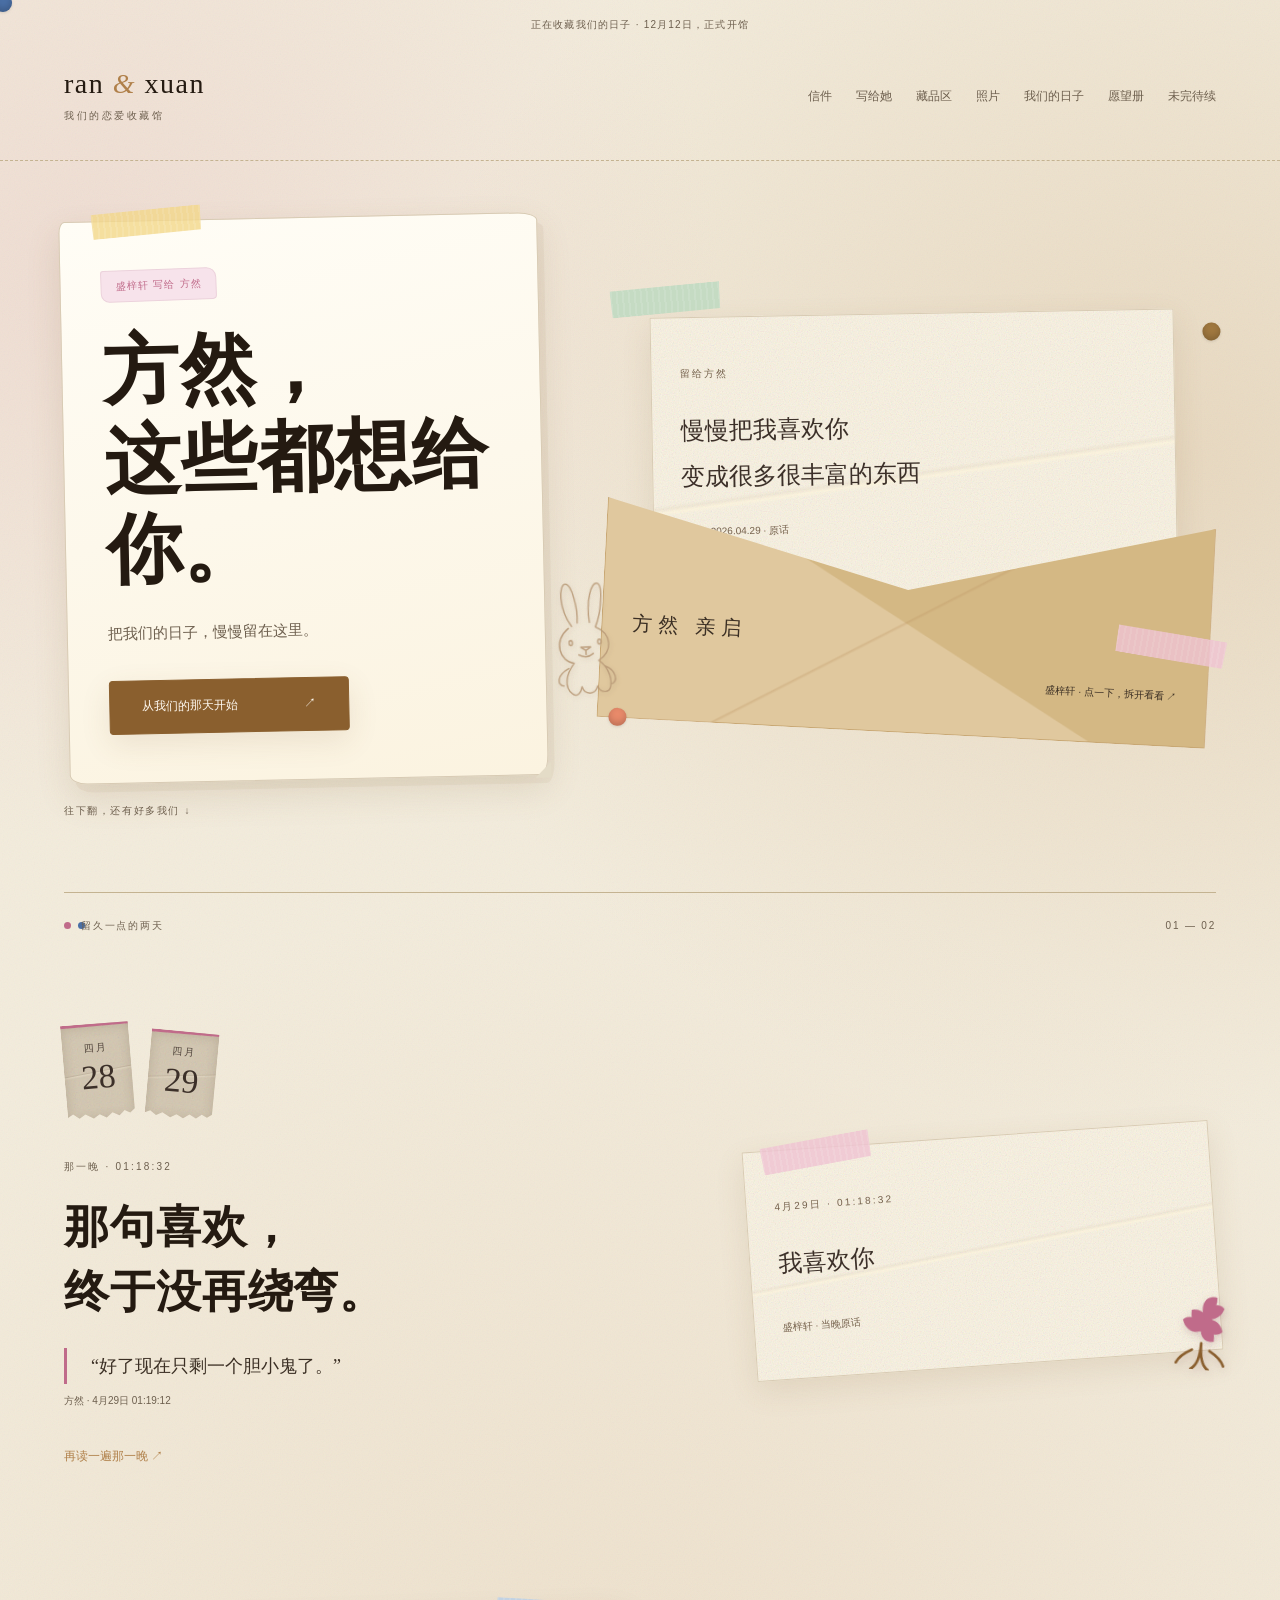
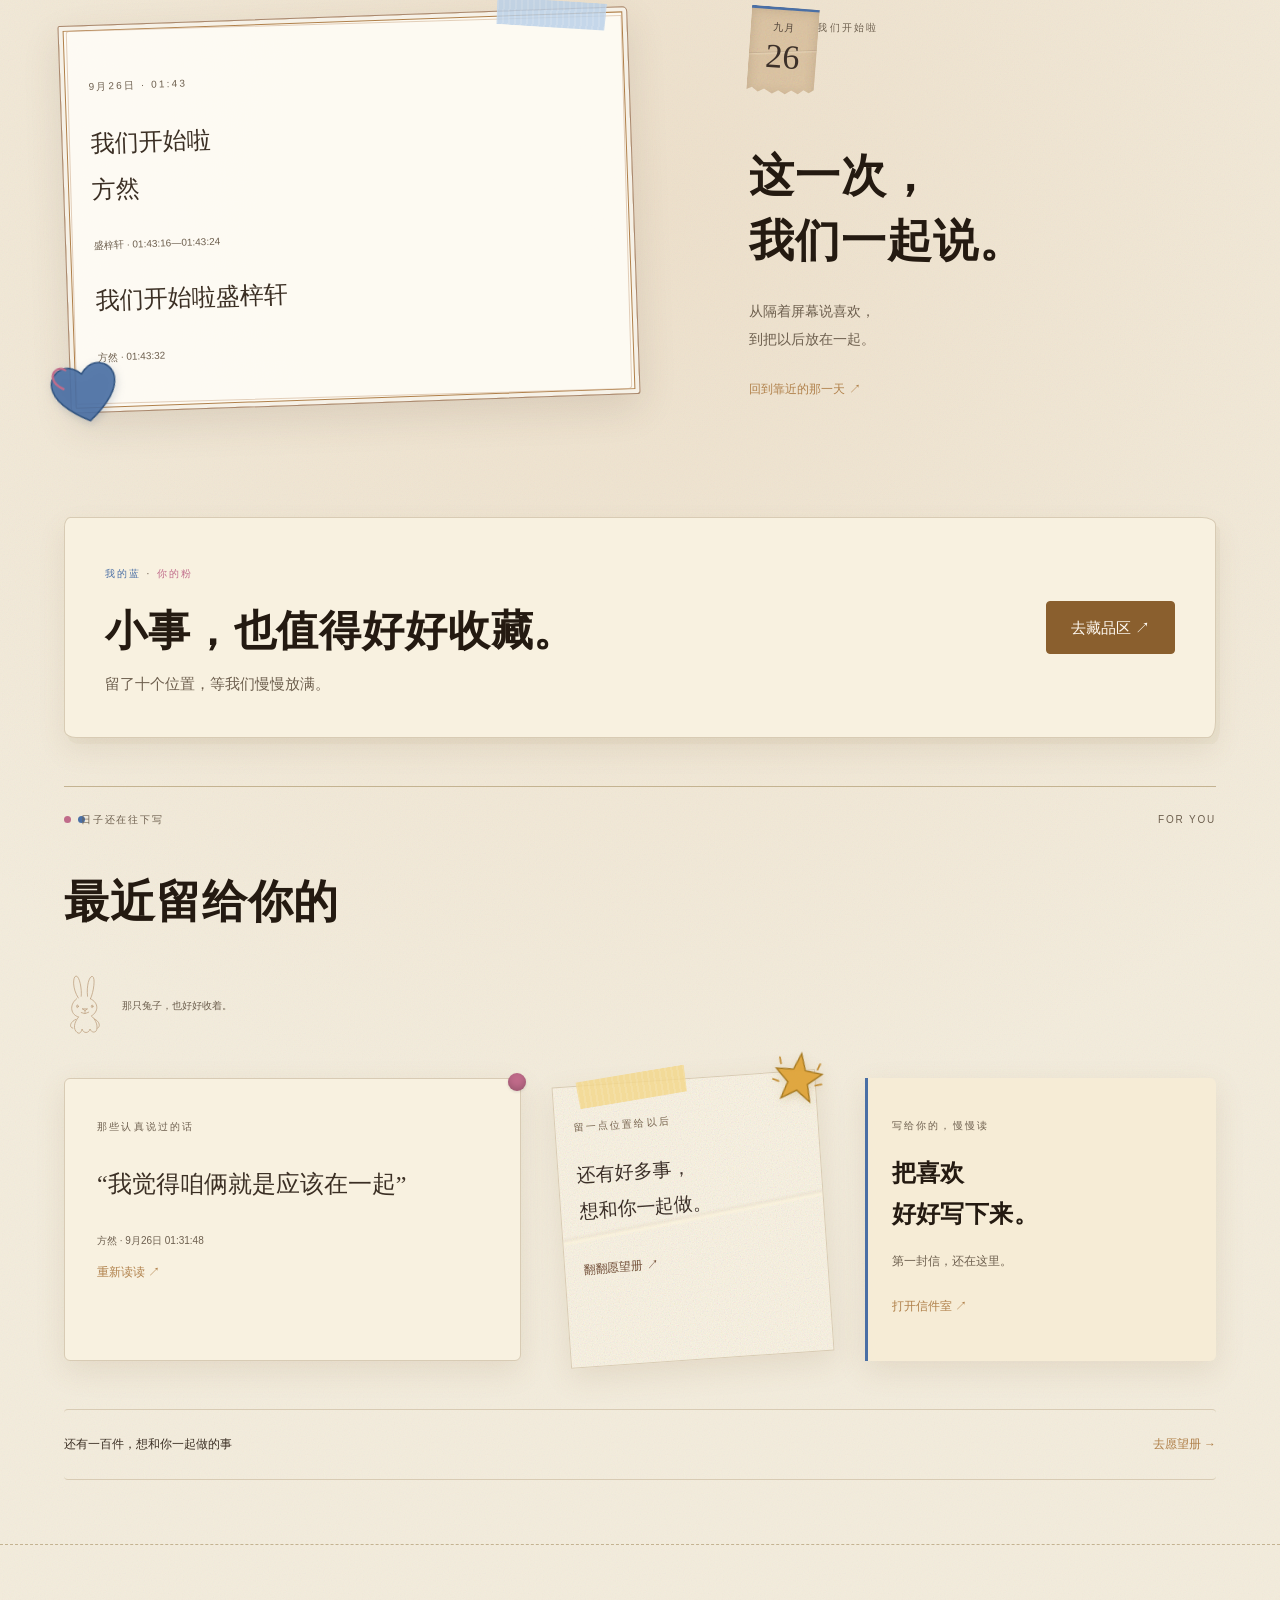
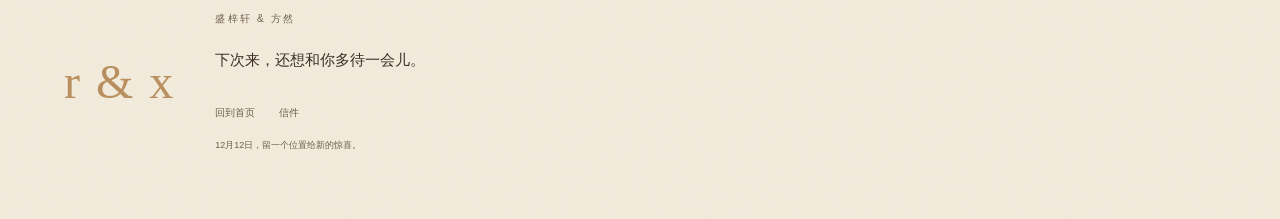
<file: index.html>
<!doctype html><html lang="zh-CN"><head><meta charset="utf-8"><meta name="viewport" content="width=device-width,initial-scale=1"><meta name="robots" content="noindex,nofollow"><title>ran与xuan · 私人收藏馆</title><link rel="stylesheet" href="style.css"><link rel="stylesheet" href="experience.css"><link rel="stylesheet" href="frames.css"><link rel="stylesheet" href="weekly.css"><link rel="stylesheet" href="motion.css"><link rel="stylesheet" href="materials.css"><link rel="stylesheet" href="ui-shell.css"><link rel="stylesheet" href="artifacts.css"><link rel="stylesheet" href="wish-ui.css"><link rel="stylesheet" href="letters-ui.css"><link rel="stylesheet" href="notes-for-her.css"><link rel="stylesheet" href="photos-ui.css"><link rel="stylesheet" href="advanced-animations.css"><link rel="stylesheet" href="palette-unify-20261117.css"><link rel="stylesheet" href="warm-keepsake-20261117.css"></head><body><script>
if('serviceWorker' in navigator){
  navigator.serviceWorker.getRegistrations().then(list=>list.forEach(reg=>reg.unregister()));
  if(window.caches) caches.keys().then(keys=>keys.forEach(key=>{ if(key.indexOf('ran-xuan')===0) caches.delete(key); }));
}
</script><a class="skip-link" href="#app">跳到正文</a><div class="prototype">正在收藏我们的日子 <span>·</span> 12月12日，正式开馆</div><header class="site-header"><button class="brand" data-route="home" aria-label="ran与xuan，回到首页">ran <i>&</i> xuan<small>我们的恋爱收藏馆</small></button><button id="menu-toggle" aria-expanded="false" aria-controls="main-nav">目录 <span>＋</span></button><nav id="main-nav" class="nav" aria-label="收藏馆导航"><button data-route="letters">信件</button><button data-route="for-her">写给她</button><button data-route="artifacts">藏品区</button><button data-route="photos">照片</button><button data-route="timeline">我们的日子</button><button data-route="wishes">愿望册</button><button data-route="explore">未完待续</button></nav></header><main id="app" tabindex="-1"></main><footer class="museum-footer"><div class="footer-monogram" aria-hidden="true">r & x</div><div class="footer-copy"><span class="eyebrow">盛梓轩 & 方然</span><p>下次来，还想和你多待一会儿。</p><nav aria-label="页脚"><button data-route="home">回到首页</button><button data-route="letters">信件</button><button data-route="manage" hidden>管理收藏 ↗</button></nav><small>12月12日，留一个位置给新的惊喜。</small></div></footer><dialog id="lightbox"><img id="photo-full" alt=""><div class="dialog-bar"><span id="photo-caption"></span><button id="close-photo">收好照片</button></div></dialog><script src="content.js"></script><script src="timeline.js"></script><script src="app.js"></script><script src="weekly.js"></script><script src="experience.js"></script><script src="wish100.js"></script><script src="cloud.js"></script><script src="editor-nav.js"></script><script src="motion.js"></script><script src="artifacts.js"></script><script src="letters-ui.js"></script><script src="notes-for-her.js"></script><script src="photos-ui.js"></script><script src="animation-fix.js"></script><script src="advanced-motion.js"></script></body></html>
</file>
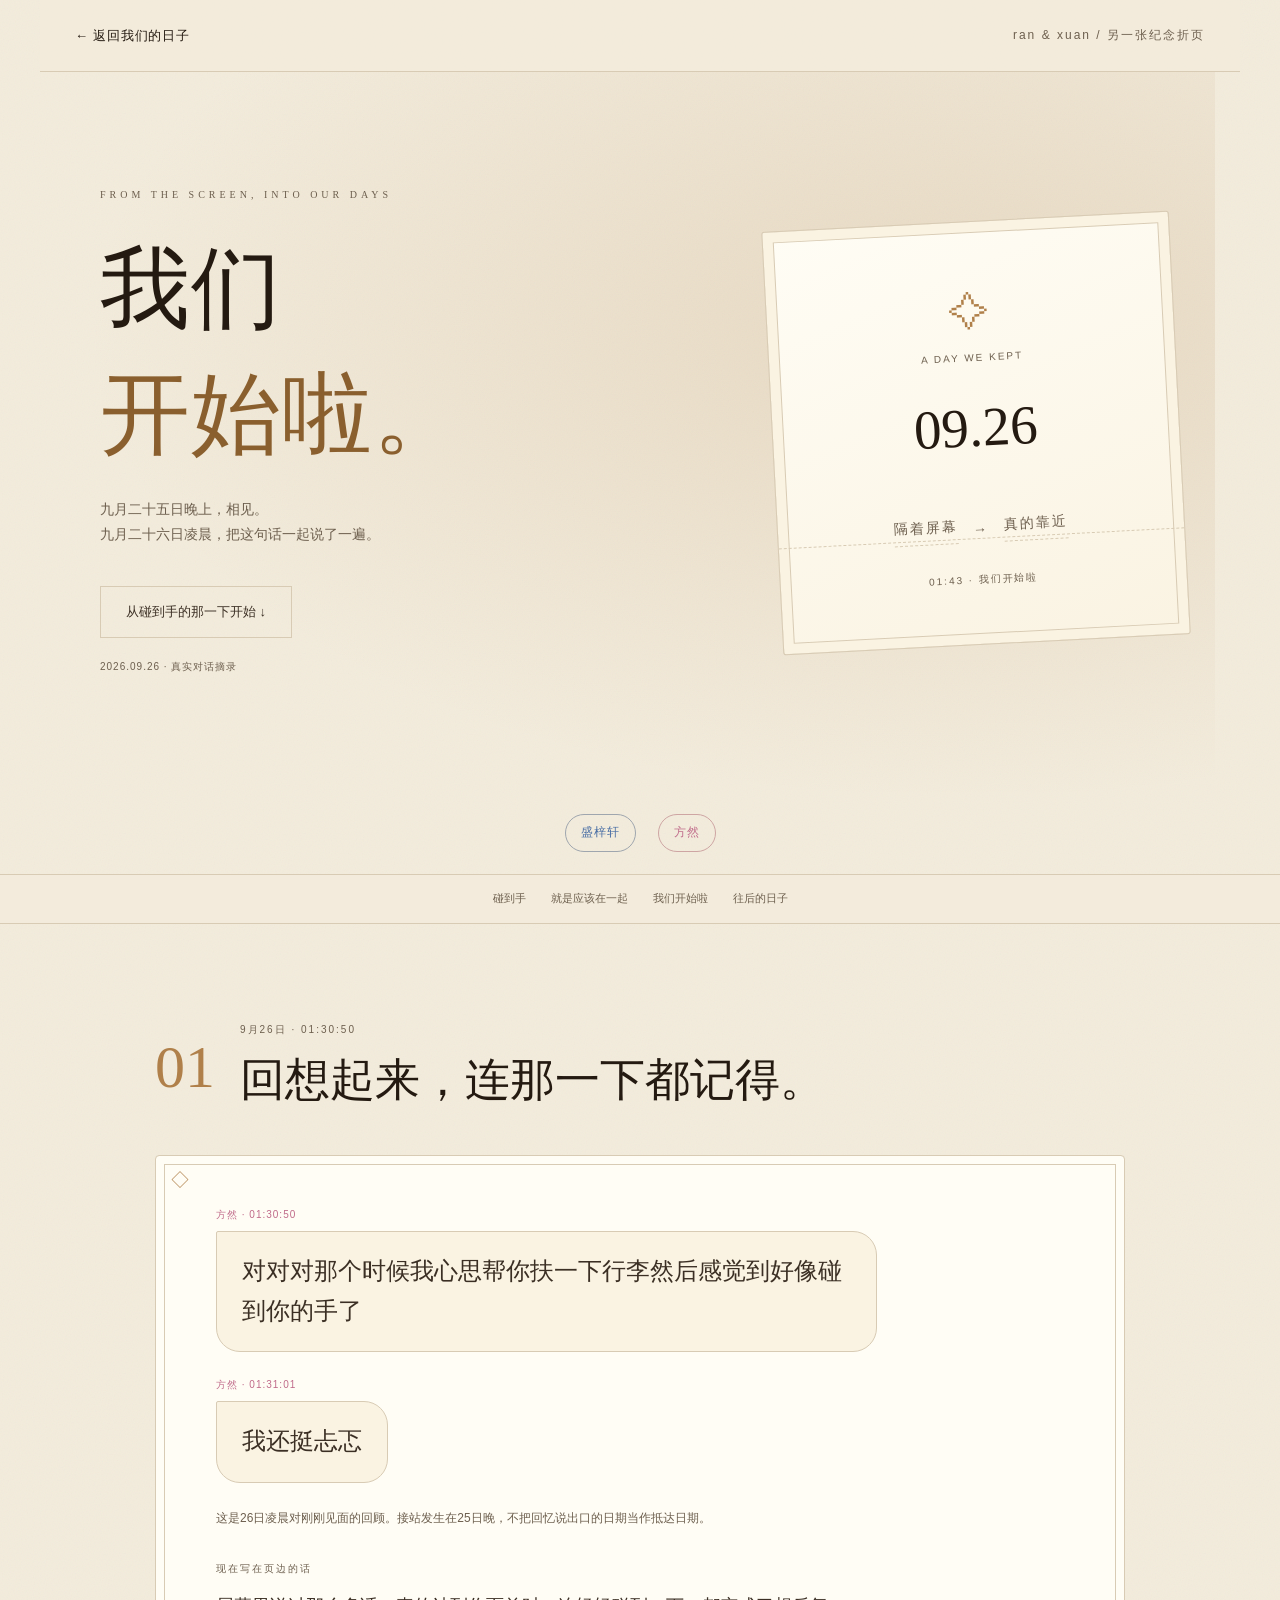
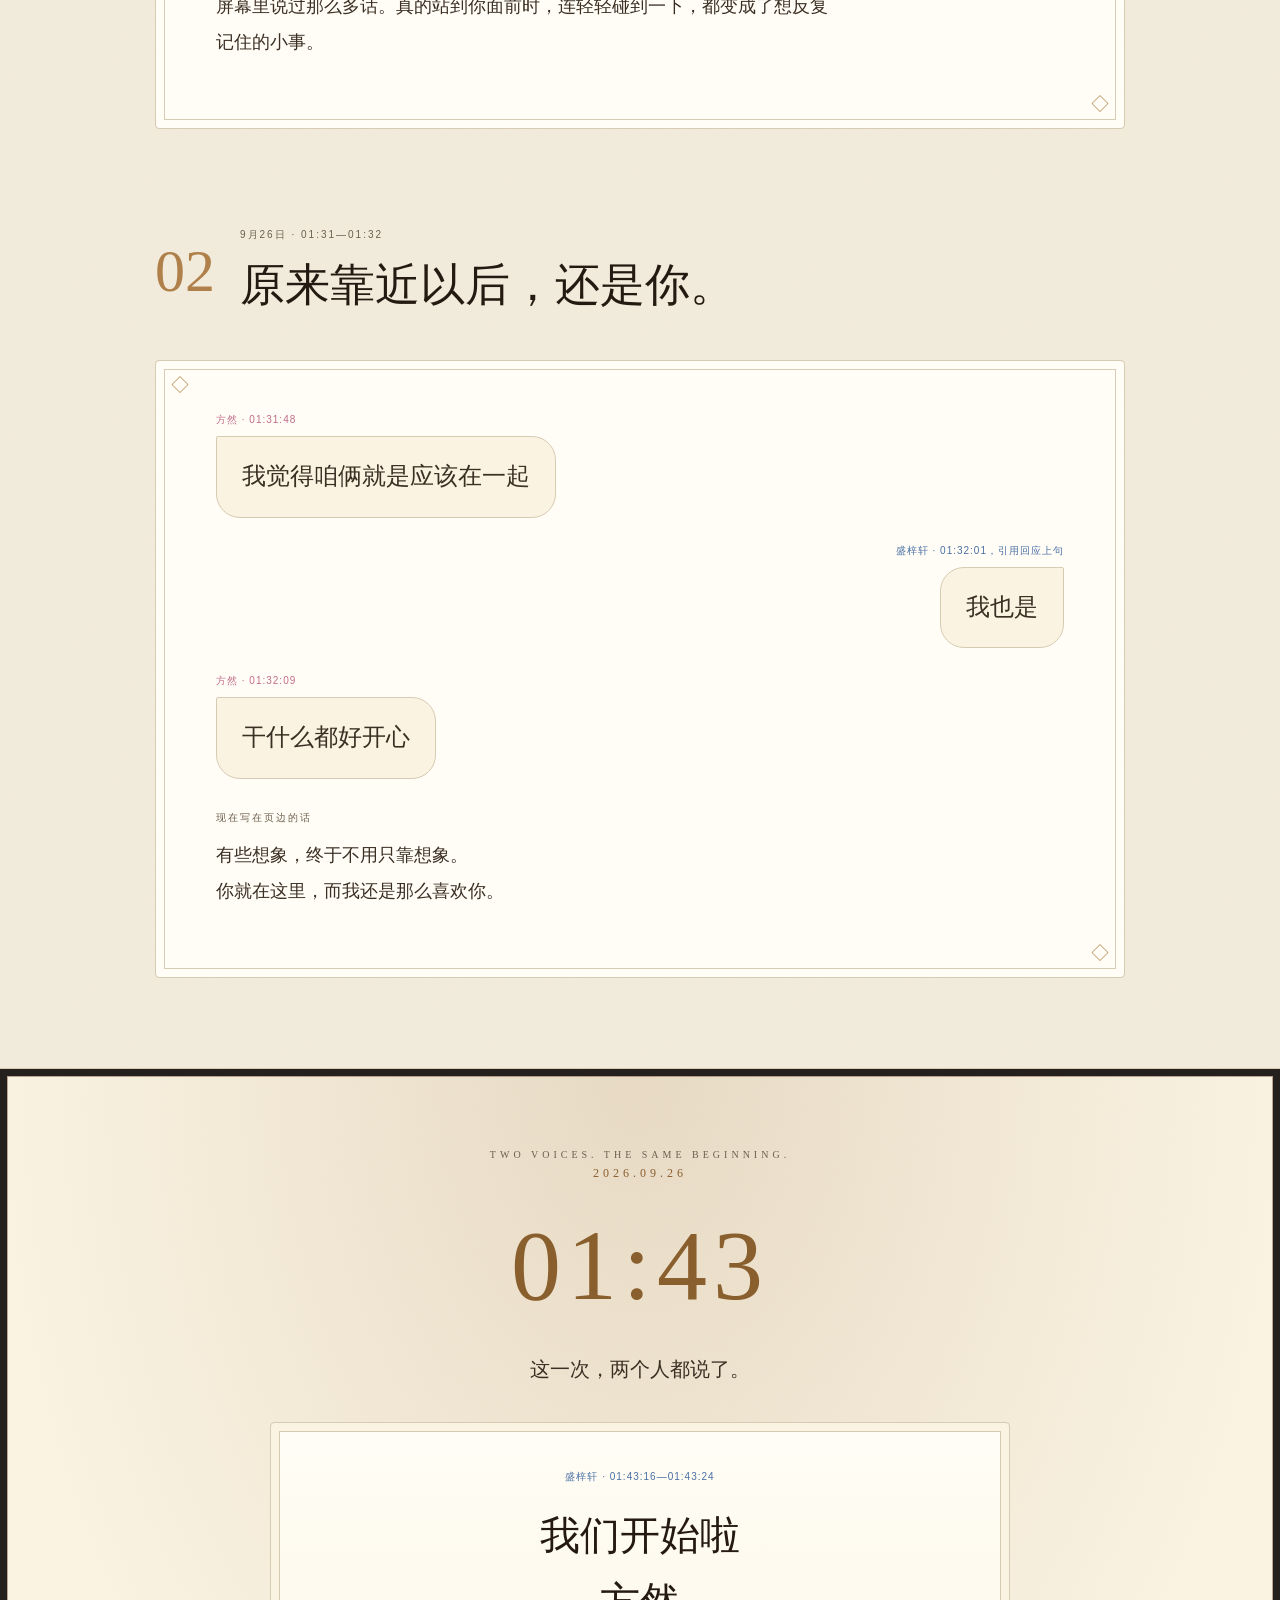
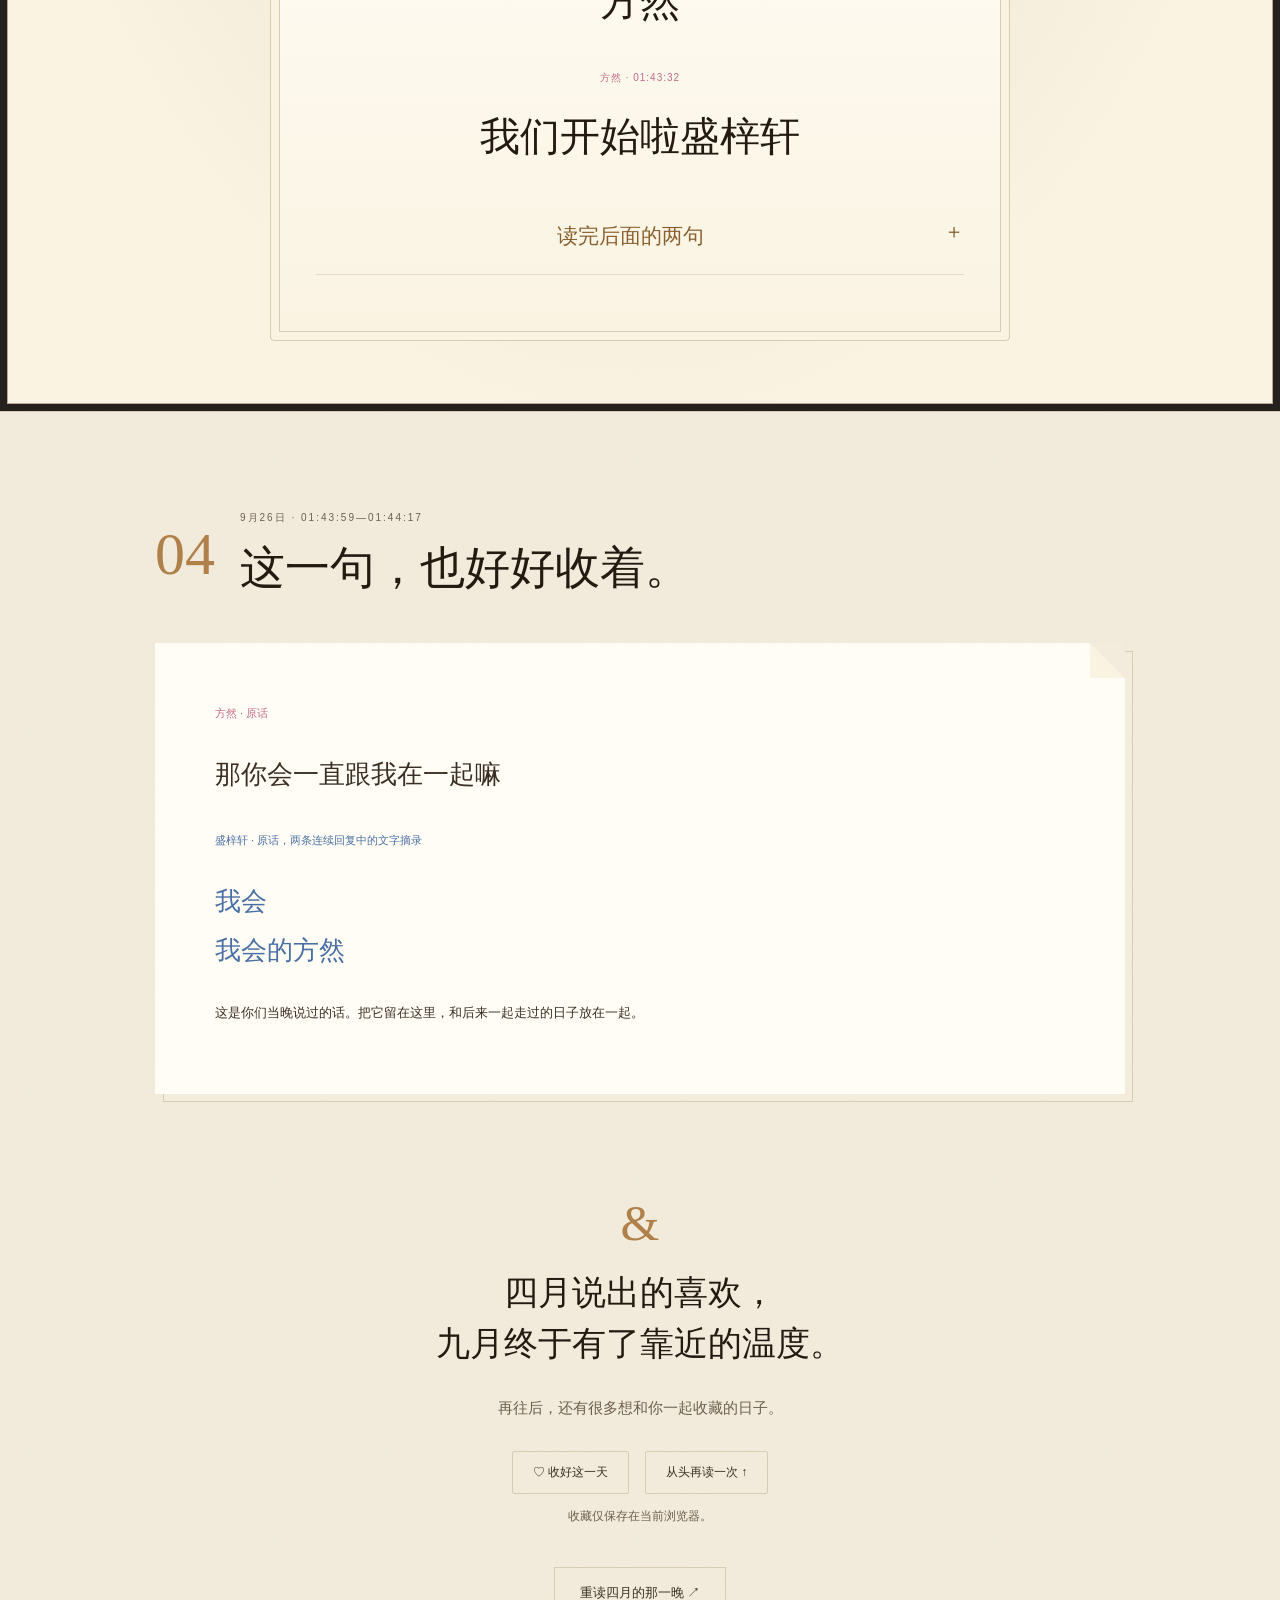
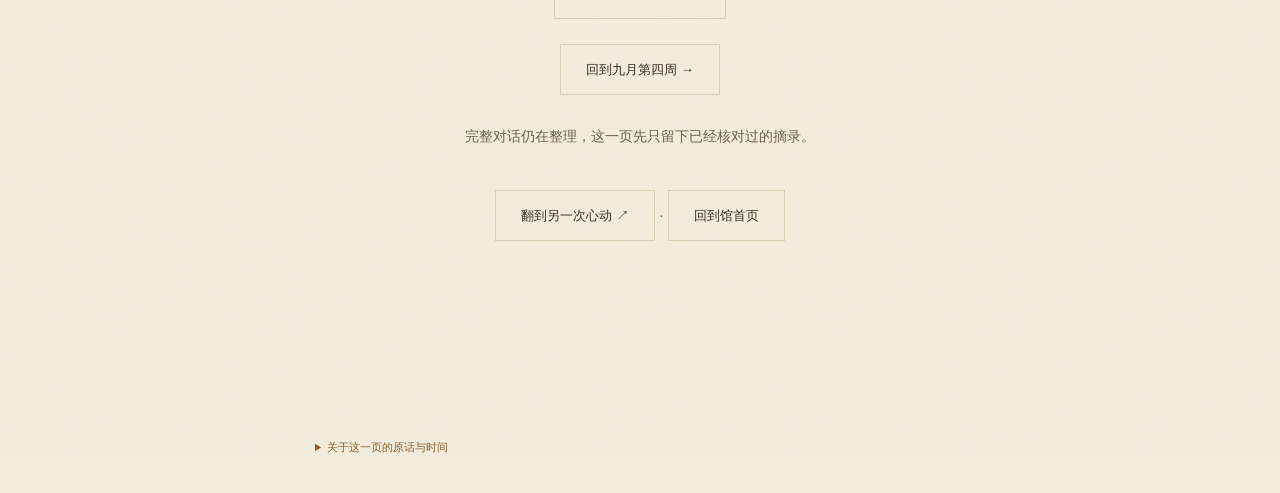
<file: 我们开始啦.html>
<!doctype html><html lang="zh-CN"><head><meta charset="utf-8"><meta name="viewport" content="width=device-width,initial-scale=1"><meta name="robots" content="noindex,nofollow"><title>我们开始啦 · 9月26日</title><link rel="stylesheet" href="keepsake.css"><link rel="stylesheet" href="identity-palette.css"><link rel="stylesheet" href="materials.css"><link rel="stylesheet" href="keepsake-theme.css"><style>
/* 仅本页外壳改到手账米纸，不改 keepsake-theme.css，以免带上「那一晚」。 */
body.september{
  --bg:#f3ecdc;--surface:#fffdf5;--paper:#faf3e2;--ink:#3b2f24;--ink-strong:#241a11;
  --muted:#6d5f4e;--copper:#b0804a;--copper-deep:#8a5f2e;--his:#4a6fa5;--hers:#c06b8a;--line:#d8cbb4;
  background:var(--bg);color:var(--ink);
}
header,.ribbon{background:color-mix(in srgb,var(--bg) 90%,transparent);color:var(--muted);border-color:var(--line)}
header a{color:var(--ink);text-decoration:none}
header span,.eyebrow,.scene-header small,.context,.cover p,.cover .small,.source-note,.source-note summary,.speaker,.aside{color:var(--muted)}
h1,h2,h3{color:var(--ink-strong)}
h1 em,.clock,.date-cross{color:var(--copper-deep)}
.cover:before{background:radial-gradient(ellipse at 70% 40%,rgba(176,128,74,.18),transparent 55%)}
.ticket{background:linear-gradient(160deg,var(--surface),var(--paper));border:1px solid var(--line);box-shadow:inset 0 0 0 10px var(--paper),inset 0 0 0 11px var(--line);color:var(--ink);min-height:420px;transform:rotate(-3deg);border-radius:3px}
.ticket:before{color:var(--copper)}
.ticket:after{content:'';position:absolute;left:0;right:0;top:75%;border-top:1px dashed var(--line)}
.ticket time{font-size:55px;color:var(--ink-strong)}
.ticket small{color:var(--muted)}
.ribbon a{color:var(--muted)}
.ribbon a:hover{color:var(--ink-strong)}
.scene-header>span{color:var(--copper)}
.frame{background:var(--surface);border-color:var(--line);box-shadow:inset 0 0 0 8px var(--surface),inset 0 0 0 9px var(--line);border-radius:4px;color:var(--ink)}
.frame:before,.frame:after{background:var(--surface);color:var(--copper)}
.line blockquote,.line.me blockquote{background:var(--paper);border-color:var(--line);color:var(--ink)}
.line.me .speaker{color:var(--his)}
.line:not(.me) .speaker{color:var(--hers)}
.aside{color:var(--ink)}
.aside small{color:var(--muted)}
.midnight{background:radial-gradient(ellipse at 50% 0,rgba(176,128,74,.16),var(--paper) 72%);border-color:var(--line);color:var(--ink)}
.confession-card{background:linear-gradient(180deg,var(--surface),var(--paper));border-color:var(--line);box-shadow:inset 0 0 0 8px var(--paper),inset 0 0 0 9px var(--line);border-radius:4px}
.confession-card .line.me blockquote,.confession-card .line blockquote{color:var(--ink-strong)}
.reply{background:var(--surface);color:var(--ink);box-shadow:8px 8px 0 -1px var(--bg),8px 8px 0 0 var(--line)}
.reply:after{background:linear-gradient(45deg,var(--paper) 49%,var(--bg) 50%)}
.reply blockquote,.reply p{color:var(--ink)}
.reply small{color:var(--hers)}
.reply small[data-person=me]{color:var(--his)}
.epilogue p,.epilogue #status{color:var(--muted)}
.epilogue .seal{color:var(--copper)}
.epilogue h2{color:var(--ink-strong)}
.button,.epilogue button{color:var(--ink);border-color:var(--line);background:transparent}
.button:hover{background:color-mix(in srgb,var(--paper) 80%,var(--copper))}
.epilogue button[aria-pressed=true]{background:var(--paper);color:var(--ink-strong);border-color:var(--copper)}
.progress{background:var(--copper)}
.paper-route{display:flex;gap:15px;align-items:center;justify-content:center;color:var(--muted);font:14px Georgia;letter-spacing:2px;margin:28px 0}
.paper-route span{border-bottom:1px dashed var(--line);padding-bottom:7px}
.identity-key .his{background:none;color:var(--his);border:1px solid color-mix(in srgb,var(--his) 40%,var(--line))}
.identity-key .hers{background:none;color:var(--hers);border:1px solid color-mix(in srgb,var(--hers) 40%,var(--line))}
.source-note summary,.fold summary{color:var(--copper-deep)}
.dialogue-pending{margin:28px auto 0;max-width:28em;color:var(--muted);font-size:14px;line-height:1.9}
header .back-days{font-size:13px;letter-spacing:.06em;color:var(--ink-strong)}
@media(max-width:700px){.ticket{min-height:260px}.ticket time{font-size:42px}.frame{border-radius:3px}}
</style></head><body class="september"><div class="progress" aria-hidden="true"></div><header><a class="back-days" href="index.html#timeline">← 返回我们的日子</a><span>ran & xuan / 另一张纪念折页</span></header><main><section class="cover"><div><span class="eyebrow">FROM THE SCREEN, INTO OUR DAYS</span><h1>我们<br><em>开始啦。</em></h1><p>九月二十五日晚上，相见。<br>九月二十六日凌晨，把这句话一起说了一遍。</p><a class="button" href="#touch">从碰到手的那一下开始 ↓</a><p class="small">2026.09.26 · 真实对话摘录</p></div><div class="ticket" aria-hidden="true"><small>A DAY WE KEPT</small><time>09.26</time><div class="paper-route"><span>隔着屏幕</span> → <span>真的靠近</span></div><small>01:43 · 我们开始啦</small></div></section><div class="identity-key" aria-label="对话颜色"><span class="his">盛梓轩</span><span class="hers">方然</span></div><nav class="ribbon" aria-label="九月纪念折页章节"><a href="#touch">碰到手</a><a href="#together">就是应该在一起</a><a href="#begin">我们开始啦</a><a href="#after">往后的日子</a></nav>
<section class="scene" id="touch"><div class="scene-header"><span>01</span><div><small>9月26日 · 01:30:50</small><h2>回想起来，连那一下都记得。</h2></div></div><div class="frame"><div class="transcript"><div class="line"><span class="speaker">方然 · 01:30:50</span><blockquote>对对对那个时候我心思帮你扶一下行李然后感觉到好像碰到你的手了</blockquote></div><div class="line"><span class="speaker">方然 · 01:31:01</span><blockquote>我还挺忐忑</blockquote></div></div><p class="context">这是26日凌晨对刚刚见面的回顾。接站发生在25日晚，不把回忆说出口的日期当作抵达日期。</p><p class="aside"><small>现在写在页边的话</small>屏幕里说过那么多话。真的站到你面前时，连轻轻碰到一下，都变成了想反复记住的小事。</p></div></section>
<section class="scene" id="together"><div class="scene-header"><span>02</span><div><small>9月26日 · 01:31—01:32</small><h2>原来靠近以后，还是你。</h2></div></div><div class="frame"><div class="transcript"><div class="line"><span class="speaker">方然 · 01:31:48</span><blockquote>我觉得咱俩就是应该在一起</blockquote></div><div class="line me"><span class="speaker">盛梓轩 · 01:32:01，引用回应上句</span><blockquote>我也是</blockquote></div><div class="line"><span class="speaker">方然 · 01:32:09</span><blockquote>干什么都好开心</blockquote></div></div><p class="aside"><small>现在写在页边的话</small>有些想象，终于不用只靠想象。<br>你就在这里，而我还是那么喜欢你。</p></div></section>
<section class="midnight" id="begin"><span class="eyebrow">TWO VOICES. THE SAME BEGINNING.</span><div class="date-cross">2026.09.26</div><div class="clock">01:43</div><p>这一次，两个人都说了。</p><div class="confession-card"><div class="transcript"><div class="line me"><span class="speaker">盛梓轩 · 01:43:16—01:43:24</span><blockquote>我们开始啦<br>方然</blockquote></div><div class="line"><span class="speaker">方然 · 01:43:32</span><blockquote>我们开始啦盛梓轩</blockquote></div></div><details class="fold"><summary>读完后面的两句</summary><div class="line"><span class="speaker">方然 · 01:43:37</span><blockquote>喜欢你</blockquote></div><div class="line me"><span class="speaker">盛梓轩 · 01:43:42</span><blockquote>我也喜欢你</blockquote></div></details></div></section>
<section class="scene" id="after"><div class="scene-header"><span>04</span><div><small>9月26日 · 01:43:59—01:44:17</small><h2>这一句，也好好收着。</h2></div></div><div class="reply"><small>方然 · 原话</small><blockquote>那你会一直跟我在一起嘛</blockquote><small data-person="me">盛梓轩 · 原话，两条连续回复中的文字摘录</small><blockquote data-person="me">我会<br>我会的方然</blockquote><p>这是你们当晚说过的话。把它留在这里，和后来一起走过的日子放在一起。</p></div></section>
<section class="epilogue"><div class="seal">&</div><h2>四月说出的喜欢，<br>九月终于有了靠近的温度。</h2><p>再往后，还有很多想和你一起收藏的日子。</p><button id="keep-night" aria-pressed="false">♡ 收好这一天</button><button id="reread">从头再读一次 ↑</button><p id="status" role="status">收藏仅保存在当前浏览器。</p><a class="button" href="那一晚.html">重读四月的那一晚 ↗</a><br><a class="button" href="index.html#september">回到九月第四周 →</a><p class="dialogue-pending">完整对话仍在整理，这一页先只留下已经核对过的摘录。</p><p><a class="button" href="那一晚.html">翻到另一次心动 ↗</a> · <a class="button" href="index.html">回到馆首页</a></p></section></main><details class="source-note"><summary>关于这一页的原话与时间</summary><p>原始记录：9月25日#545—629用于核实接站与相见顺序；9月26日#273—286、#359—372用于本页摘录。原话文字不改写，换行仅用于排版。页边文字是新写旁白，不能当成聊天原文。</p><p>9月26日492条文字与媒体占位已连续核读；未识别语音与照片内容未补写。本页纪念当天的对话，不擅自改动用户既定的纪念日。</p></details><script>
const keep=document.getElementById('keep-night');let saved=false;try{saved=localStorage.getItem('rx-september')==='yes'}catch{}function paint(){keep.setAttribute('aria-pressed',saved);keep.textContent=saved?'♥ 这一天，收好了':'♡ 收好这一天'}paint();keep.onclick=()=>{saved=!saved;paint();try{localStorage.setItem('rx-september',saved?'yes':'no');document.getElementById('status').textContent=saved?'已收在这个浏览器里。':'已取消本机收藏。'}catch{document.getElementById('status').textContent='浏览器未能保存，这一页仍可阅读。'}};document.getElementById('reread').onclick=()=>window.scrollTo({top:0,behavior:matchMedia('(prefers-reduced-motion: reduce)').matches?'auto':'smooth'});window.addEventListener('scroll',()=>{let length=document.documentElement.scrollHeight-innerHeight;document.querySelector('.progress').style.width=(length>0?scrollY/length*100:0)+'%'},{passive:true});
</script></body></html>
</file>
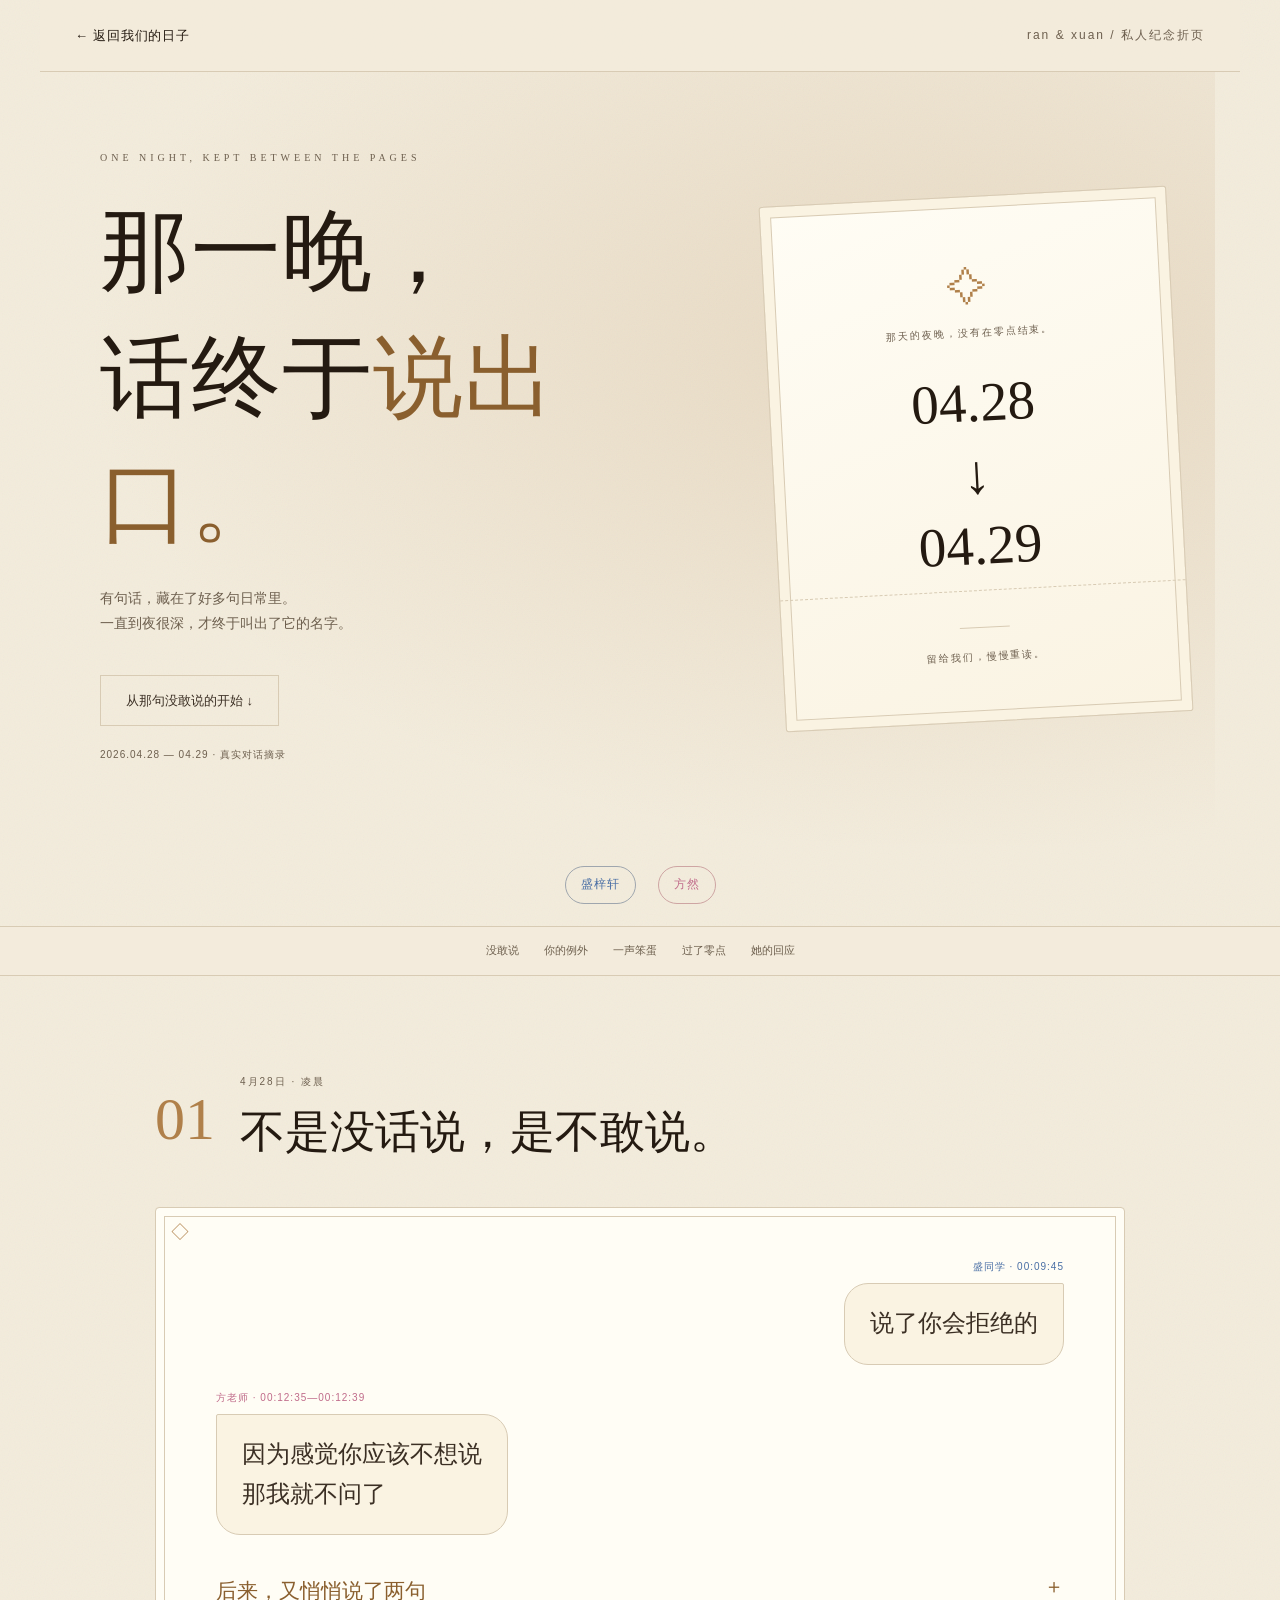
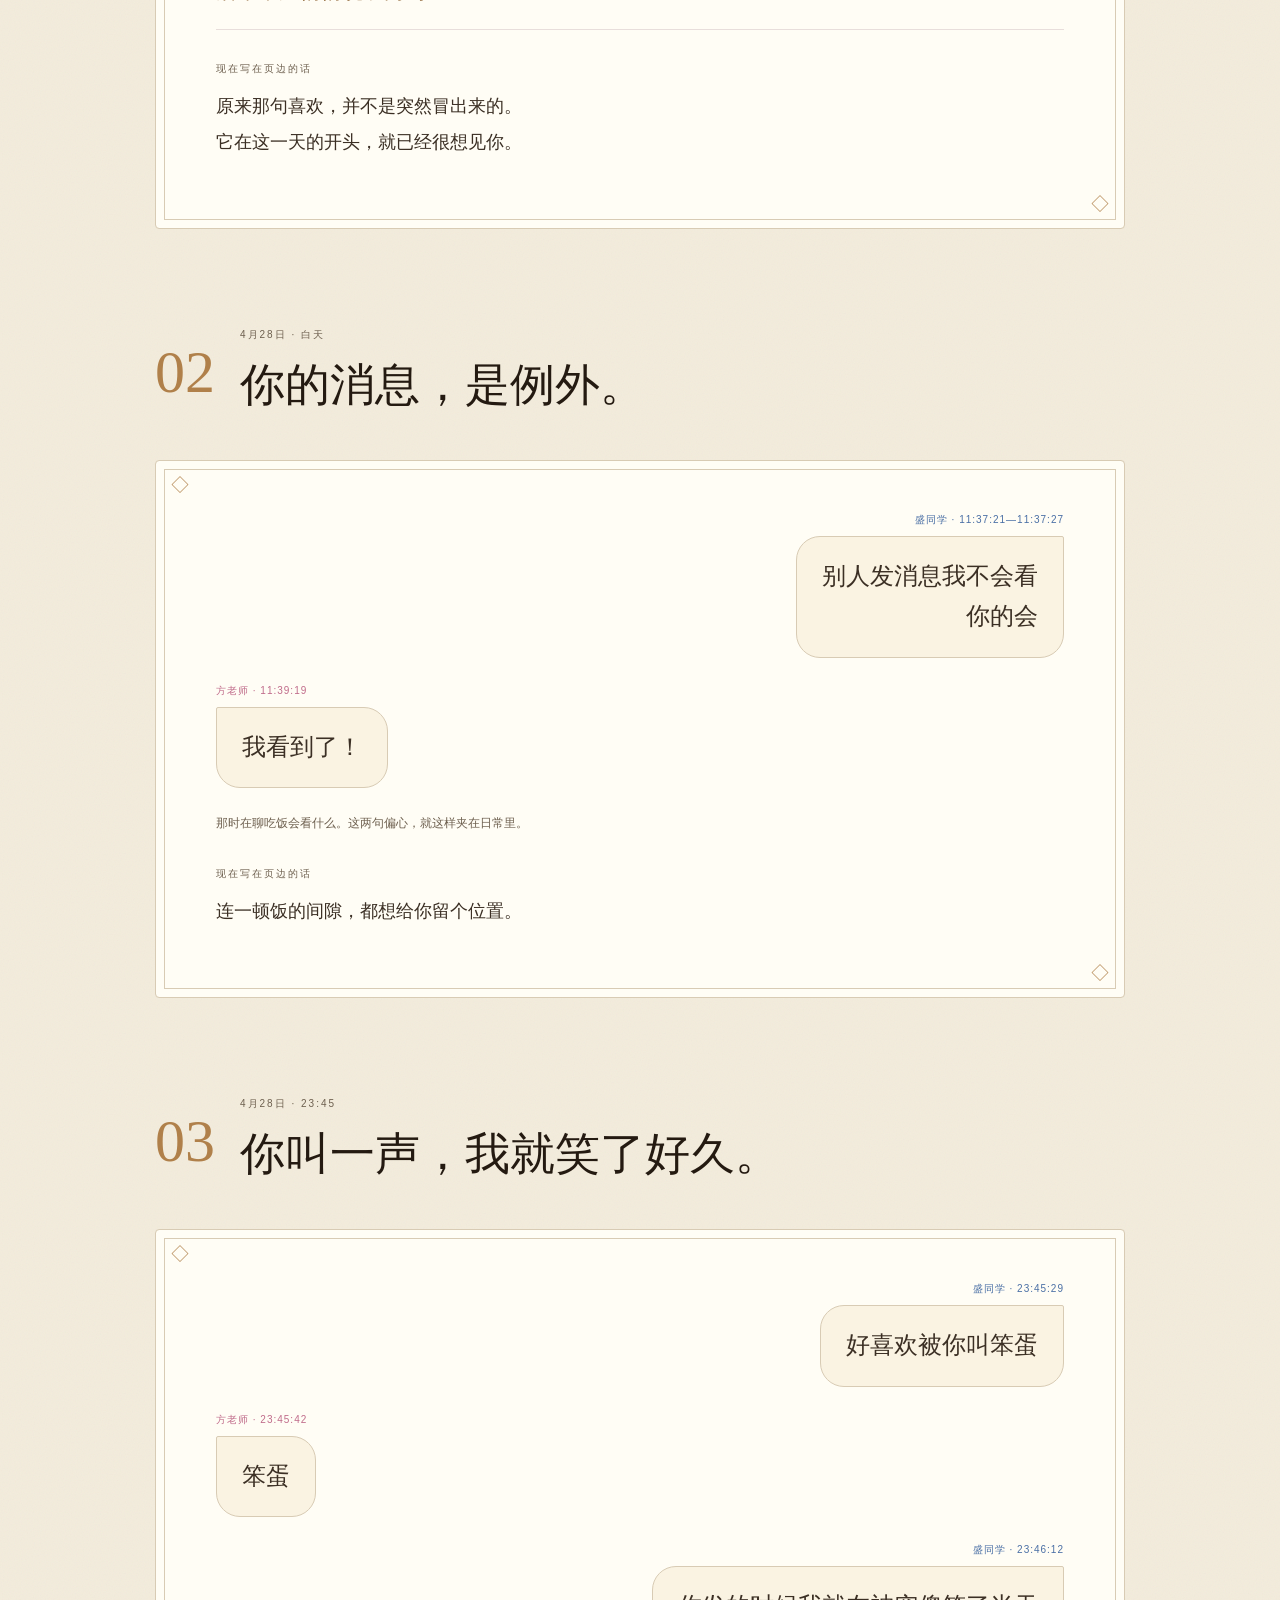
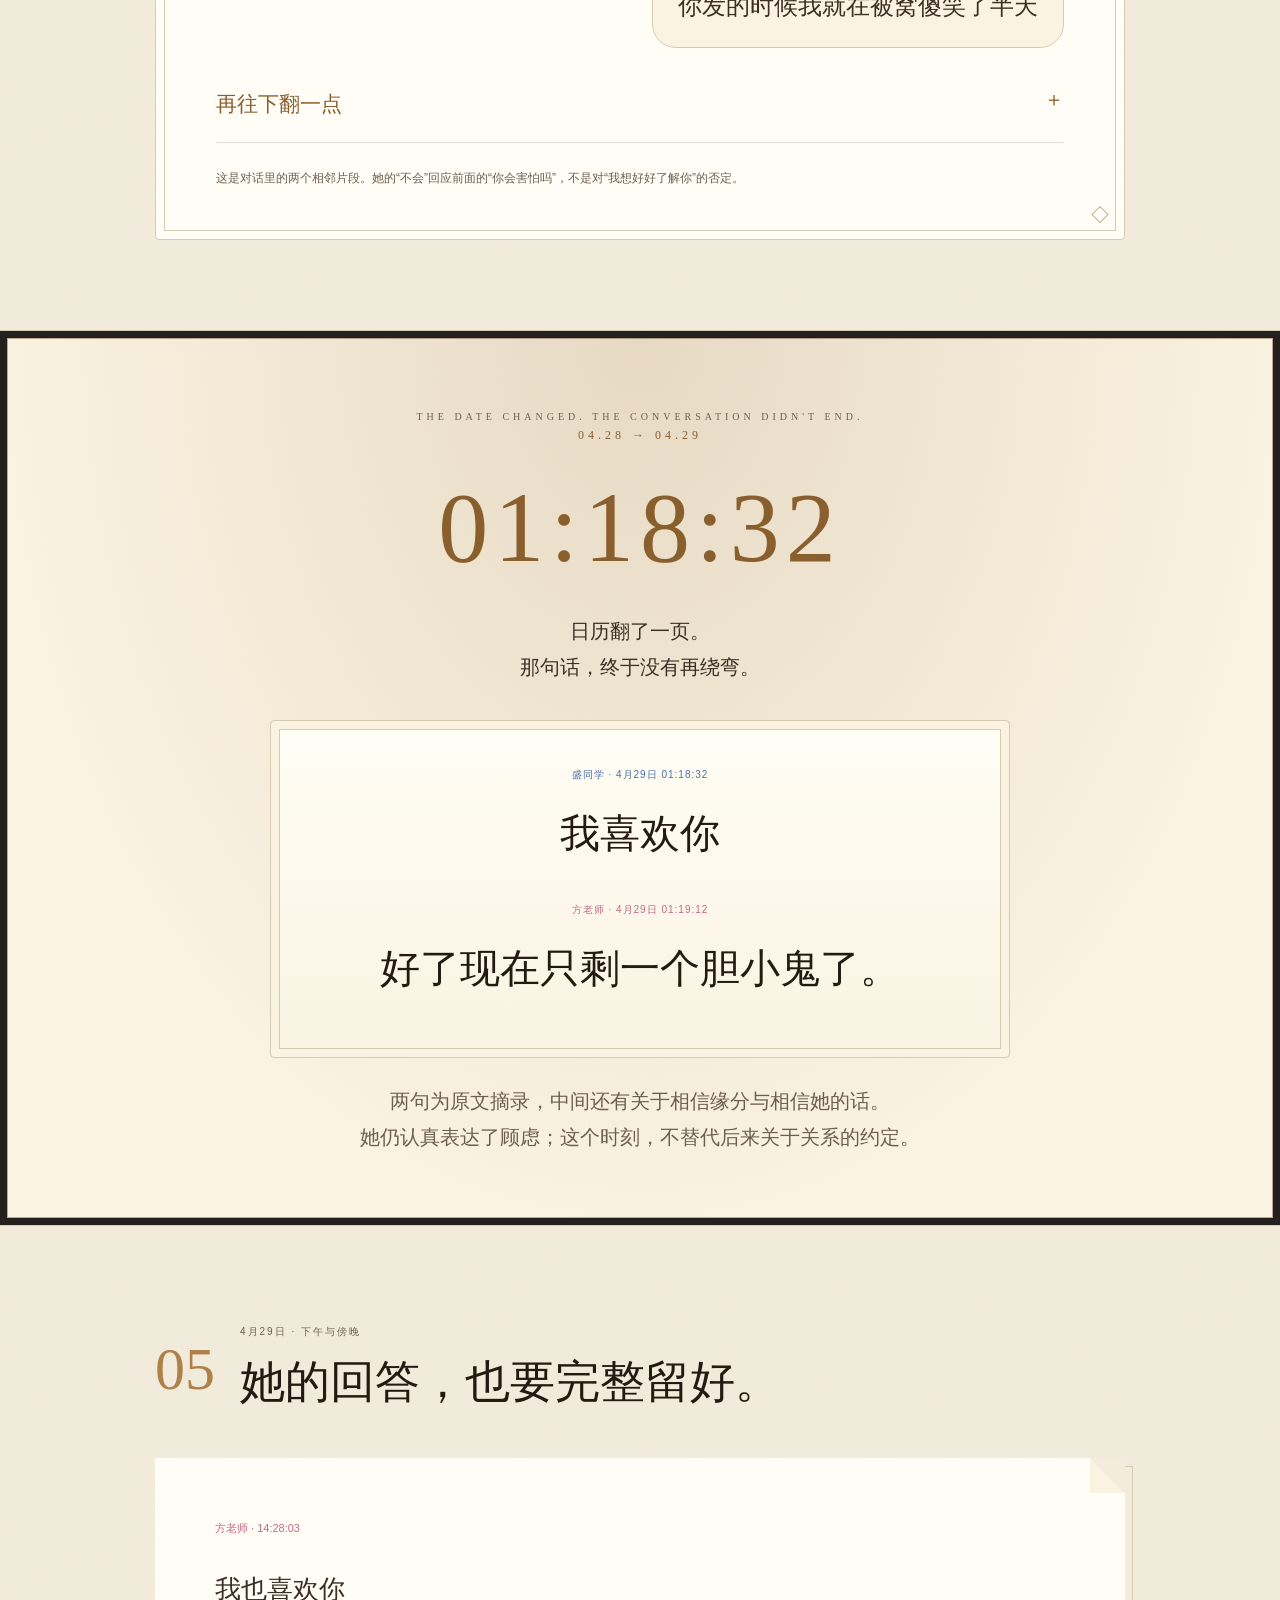
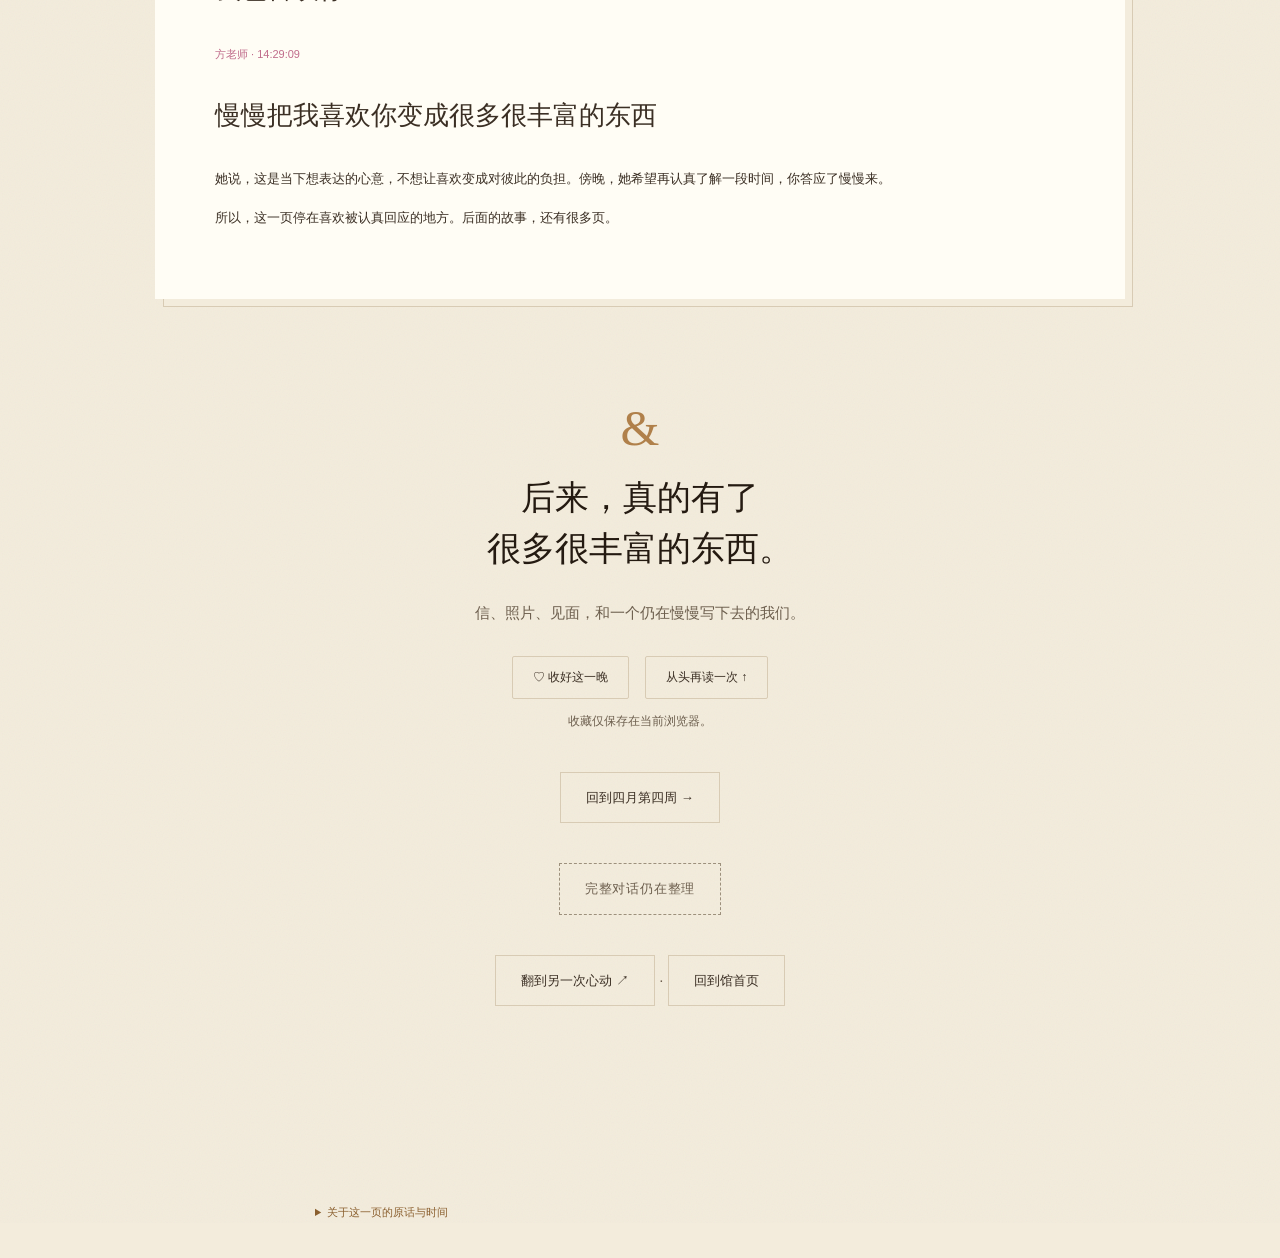
<file: 那一晚.html>
<!doctype html>
<html lang="zh-CN"><head><meta charset="utf-8"><meta name="viewport" content="width=device-width,initial-scale=1"><meta name="robots" content="noindex,nofollow"><title>那一晚 · ran & xuan</title><link rel="stylesheet" href="keepsake.css"><link rel="stylesheet" href="identity-palette.css"><link rel="stylesheet" href="materials.css"><link rel="stylesheet" href="keepsake-theme.css"><style>
/* 仅本页外壳改到手账米纸，不改 keepsake-theme.css，以免影响共用主题。 */
body.april{
  --bg:#f3ecdc;--surface:#fffdf5;--paper:#faf3e2;--ink:#3b2f24;--ink-strong:#241a11;
  --muted:#6d5f4e;--copper:#b0804a;--copper-deep:#8a5f2e;--his:#4a6fa5;--hers:#c06b8a;--line:#d8cbb4;
  background:var(--bg);color:var(--ink);
}
header,.ribbon{background:color-mix(in srgb,var(--bg) 90%,transparent);color:var(--muted);border-color:var(--line)}
header a{color:var(--ink);text-decoration:none}
header span,.eyebrow,.scene-header small,.context,.cover p,.cover .small,.source-note,.source-note summary,.speaker,.aside{color:var(--muted)}
h1,h2,h3{color:var(--ink-strong)}
h1 em,.clock,.date-cross{color:var(--copper-deep)}
.cover:before{background:radial-gradient(ellipse at 70% 40%,rgba(176,128,74,.18),transparent 55%)}
.ticket{background:linear-gradient(160deg,var(--surface),var(--paper));border:1px solid var(--line);box-shadow:inset 0 0 0 10px var(--paper),inset 0 0 0 11px var(--line);color:var(--ink);min-height:420px;transform:rotate(-3deg);border-radius:3px}
.ticket:before{color:var(--copper)}
.ticket:after{content:'';position:absolute;left:0;right:0;top:75%;border-top:1px dashed var(--line)}
.ticket time{font-size:55px;color:var(--ink-strong)}
.ticket small{color:var(--muted)}
.ticket hr{border-color:var(--line)}
.ribbon a{color:var(--muted)}
.ribbon a:hover{color:var(--ink-strong)}
.scene-header>span{color:var(--copper)}
.frame{background:var(--surface);border-color:var(--line);box-shadow:inset 0 0 0 8px var(--surface),inset 0 0 0 9px var(--line);border-radius:4px;color:var(--ink)}
.frame:before,.frame:after{background:var(--surface);color:var(--copper)}
.line blockquote,.line.me blockquote{background:var(--paper);border-color:var(--line);color:var(--ink)}
.line.me .speaker{color:var(--his)}
.line:not(.me) .speaker{color:var(--hers)}
.aside{color:var(--ink)}
.aside small{color:var(--muted)}
.daylight .frame{background:var(--surface);color:var(--ink);border-color:var(--line);box-shadow:inset 0 0 0 8px var(--surface),inset 0 0 0 9px var(--line)}
.daylight .frame:before,.daylight .frame:after{background:var(--surface);color:var(--copper)}
.daylight .line blockquote,.daylight .line.me blockquote{background:var(--paper);border-color:var(--line);color:var(--ink)}
.daylight .speaker,.daylight .context{color:var(--muted)}
.daylight .aside{color:var(--ink)}
.midnight{background:radial-gradient(ellipse at 50% 0,rgba(176,128,74,.16),var(--paper) 72%);border-color:var(--line);color:var(--ink)}
.confession-card{background:linear-gradient(180deg,var(--surface),var(--paper));border-color:var(--line);box-shadow:inset 0 0 0 8px var(--paper),inset 0 0 0 9px var(--line);border-radius:4px}
.confession-card .line.me blockquote,.confession-card .line blockquote{color:var(--ink-strong)}
.reply{background:var(--surface);color:var(--ink);box-shadow:8px 8px 0 -1px var(--bg),8px 8px 0 0 var(--line)}
.reply:after{background:linear-gradient(45deg,var(--paper) 49%,var(--bg) 50%)}
.reply blockquote,.reply p{color:var(--ink)}
.reply small{color:var(--hers)}
.epilogue p,.epilogue #status{color:var(--muted)}
.epilogue .seal{color:var(--copper)}
.epilogue h2{color:var(--ink-strong)}
.button,.epilogue button{color:var(--ink);border-color:var(--line);background:transparent}
.button:hover{background:color-mix(in srgb,var(--paper) 80%,var(--copper))}
.epilogue button[aria-pressed=true]{background:var(--paper);color:var(--ink-strong);border-color:var(--copper)}
.progress{background:var(--copper)}
.identity-key .his{background:none;color:var(--his);border:1px solid color-mix(in srgb,var(--his) 40%,var(--line))}
.identity-key .hers{background:none;color:var(--hers);border:1px solid color-mix(in srgb,var(--hers) 40%,var(--line))}
.source-note summary,.fold summary{color:var(--copper-deep)}
.epilogue .pending-link{color:var(--muted);border-color:color-mix(in srgb,var(--muted) 55%,var(--line))}
header .back-days{font-size:13px;letter-spacing:.06em;color:var(--ink-strong)}
@media(max-width:700px){.ticket{min-height:260px}.ticket time{font-size:42px}.frame{border-radius:3px}}
</style></head><body class="april"><div class="progress" aria-hidden="true"></div><header><a class="back-days" href="index.html#timeline">← 返回我们的日子</a><span>ran & xuan / 私人纪念折页</span></header><main><section class="cover"><div><span class="eyebrow">ONE NIGHT, KEPT BETWEEN THE PAGES</span><h1>那一晚，<br>话终于<em>说出口。</em></h1><p>有句话，藏在了好多句日常里。<br>一直到夜很深，才终于叫出了它的名字。</p><a class="button" href="#almost">从那句没敢说的开始 ↓</a><p class="small">2026.04.28 — 04.29 · 真实对话摘录</p></div><div class="ticket" aria-hidden="true"><small>那天的夜晚，没有在零点结束。</small><time>04.28<br>↓<br>04.29</time><hr><small>留给我们，慢慢重读。</small></div></section><div class="identity-key" aria-label="对话颜色"><span class="his">盛梓轩</span><span class="hers">方然</span></div><nav class="ribbon" aria-label="那一晚的章节"><a href="#almost">没敢说</a><a href="#exception">你的例外</a><a href="#nickname">一声笨蛋</a><a href="#midnight">过了零点</a><a href="#answer">她的回应</a></nav>
<section class="scene" id="almost"><div class="scene-header"><span>01</span><div><small>4月28日 · 凌晨</small><h2>不是没话说，是不敢说。</h2></div></div><div class="frame"><div class="transcript"><div class="line me"><span class="speaker">盛同学 · 00:09:45</span><blockquote>说了你会拒绝的</blockquote></div><div class="line"><span class="speaker">方老师 · 00:12:35—00:12:39</span><blockquote>因为感觉你应该不想说<br>那我就不问了</blockquote></div></div><details class="fold"><summary>后来，又悄悄说了两句</summary><div class="line me"><span class="speaker">盛同学 · 00:13:06—00:13:18</span><blockquote>我会说的<br>不是现在</blockquote></div></details><p class="aside"><small>现在写在页边的话</small>原来那句喜欢，并不是突然冒出来的。<br>它在这一天的开头，就已经很想见你。</p></div></section>
<section class="scene daylight" id="exception"><div class="scene-header"><span>02</span><div><small>4月28日 · 白天</small><h2>你的消息，是例外。</h2></div></div><div class="frame"><div class="transcript"><div class="line me"><span class="speaker">盛同学 · 11:37:21—11:37:27</span><blockquote>别人发消息我不会看<br>你的会</blockquote></div><div class="line"><span class="speaker">方老师 · 11:39:19</span><blockquote>我看到了！</blockquote></div></div><p class="context">那时在聊吃饭会看什么。这两句偏心，就这样夹在日常里。</p><p class="aside"><small>现在写在页边的话</small>连一顿饭的间隙，都想给你留个位置。</p></div></section>
<section class="scene" id="nickname"><div class="scene-header"><span>03</span><div><small>4月28日 · 23:45</small><h2>你叫一声，我就笑了好久。</h2></div></div><div class="frame"><div class="transcript"><div class="line me"><span class="speaker">盛同学 · 23:45:29</span><blockquote>好喜欢被你叫笨蛋</blockquote></div><div class="line"><span class="speaker">方老师 · 23:45:42</span><blockquote>笨蛋</blockquote></div><div class="line me"><span class="speaker">盛同学 · 23:46:12</span><blockquote>你发的时候我就在被窝傻笑了半天</blockquote></div></div><details class="fold"><summary>再往下翻一点</summary><div class="line me"><span class="speaker">盛同学 · 23:49:14</span><blockquote>你会害怕吗</blockquote></div><div class="line me"><span class="speaker">盛同学 · 23:49:35</span><blockquote>我想好好了解你</blockquote></div><div class="line"><span class="speaker">方老师 · 23:49:53</span><blockquote>不会，只是我自己需要适应罢了，了解以后可能就会发现也没什么</blockquote></div></details><p class="context">这是对话里的两个相邻片段。她的“不会”回应前面的“你会害怕吗”，不是对“我想好好了解你”的否定。</p></div></section>
<section class="midnight" id="midnight"><span class="eyebrow">THE DATE CHANGED. THE CONVERSATION DIDN'T END.</span><div class="date-cross">04.28 → 04.29</div><div class="clock">01:18:32</div><p>日历翻了一页。<br>那句话，终于没有再绕弯。</p><div class="confession-card"><div class="transcript"><div class="line me"><span class="speaker">盛同学 · 4月29日 01:18:32</span><blockquote>我喜欢你</blockquote></div><div class="line"><span class="speaker">方老师 · 4月29日 01:19:12</span><blockquote>好了现在只剩一个胆小鬼了。</blockquote></div></div></div><p class="context">两句为原文摘录，中间还有关于相信缘分与相信她的话。<br>她仍认真表达了顾虑；这个时刻，不替代后来关于关系的约定。</p></section>
<section class="scene" id="answer"><div class="scene-header"><span>05</span><div><small>4月29日 · 下午与傍晚</small><h2>她的回答，也要完整留好。</h2></div></div><div class="reply"><small>方老师 · 14:28:03</small><blockquote>我也喜欢你</blockquote><small>方老师 · 14:29:09</small><blockquote>慢慢把我喜欢你变成很多很丰富的东西</blockquote><p>她说，这是当下想表达的心意，不想让喜欢变成对彼此的负担。傍晚，她希望再认真了解一段时间，你答应了慢慢来。</p><p>所以，这一页停在喜欢被认真回应的地方。后面的故事，还有很多页。</p></div></section>
<section class="epilogue"><div class="seal">&</div><h2>后来，真的有了<br>很多很丰富的东西。</h2><p>信、照片、见面，和一个仍在慢慢写下去的我们。</p><button id="keep-night" aria-pressed="false">♡ 收好这一晚</button><button id="reread">从头再读一次 ↑</button><p id="status" role="status">收藏仅保存在当前浏览器。</p><a class="button" href="index.html#timeline">回到四月第四周 →</a><p><span class="pending-link">完整对话仍在整理</span></p><p><a class="button" href="我们开始啦.html">翻到另一次心动 ↗</a> · <a class="button" href="index.html">回到馆首页</a></p></section></main><details class="source-note"><summary>关于这一页的原话与时间</summary><p>原始记录：4月28日 #19—70、#765—784、#2515—2556；4月29日 #393—443、#1521—1540、#2124—2148。展示的是核对后的摘录，不是完整聊天复刻。换行用于排版；原话文字不改写。页边话与叙述为新写。未识别语音、表情和撤回消息不补造。</p><p>“我喜欢你”的原始时间为4月29日01:18:32；这段连续故事从4月28日讲起。此页没有将该时刻设为正式纪念日。</p></details><script>
const keep=document.getElementById('keep-night');let saved=false;try{saved=localStorage.getItem('rx-night')==='yes'}catch{}function paint(){keep.setAttribute('aria-pressed',saved);keep.textContent=saved?'♥ 这一晚，收好了':'♡ 收好这一晚'}paint();keep.onclick=()=>{saved=!saved;paint();try{localStorage.setItem('rx-night',saved?'yes':'no');document.getElementById('status').textContent=saved?'已收在这个浏览器里，下次还可以回来。':'已取消本机收藏。'}catch{document.getElementById('status').textContent='当前浏览器未能保存；这一页仍可继续阅读。'}};document.getElementById('reread').onclick=()=>window.scrollTo({top:0,behavior:matchMedia('(prefers-reduced-motion: reduce)').matches?'auto':'smooth'});window.addEventListener('scroll',()=>{let length=document.documentElement.scrollHeight-innerHeight;document.querySelector('.progress').style.width=(length>0?scrollY/length*100:0)+'%'},{passive:true});
</script></body></html>
</file>
<file: style.css>
:root{--bg:#f5f3ee;--paper:#fffefa;--ink:#303a34;--muted:#777e76;--line:#d9ddd4;--deep:#202b25;--gold:#a28e6f}*{box-sizing:border-box}body{margin:0;background:var(--bg);color:var(--ink);font:15px/1.7 "Microsoft YaHei","PingFang SC",sans-serif}button,input{font:inherit}button,a{touch-action:manipulation}button{cursor:pointer}button:focus-visible,a:focus-visible{outline:3px solid #a28e6f;outline-offset:4px}button{border:1px solid var(--line);background:transparent;color:inherit;padding:11px 20px;min-height:44px}button:hover{border-color:var(--ink)}.primary{background:var(--deep);color:#fffefa;border-color:var(--deep)}.text-btn{border:0;padding:6px 0;min-height:44px}.eyebrow{font:11px/1.6 Georgia,serif;letter-spacing:3px;color:var(--muted)}h1,h2,h3,.serif{font-family:Georgia,"Songti SC","SimSun",serif;font-weight:400}h1{font-size:clamp(36px,5vw,66px);line-height:1.3;margin:20px 0 25px}h2{font-size:32px;margin:14px 0}h3{font-size:24px;margin:12px 0}.muted{color:var(--muted)}.small{font-size:12px;line-height:1.9}.prototype{background:#e8e9df;color:#56614f;font-size:11px;text-align:center;padding:6px 16px;letter-spacing:1px}header{display:flex;align-items:center;justify-content:space-between;max-width:1280px;margin:auto;padding:25px 40px;gap:25px;border-bottom:1px solid var(--line)}.brand{border:0;padding:0;font:22px Georgia;letter-spacing:2px;white-space:nowrap}.nav{display:flex;gap:23px;flex-wrap:wrap}.nav button{border:0;padding:6px 0;color:var(--muted);font-size:13px}.nav button[aria-current="page"]{color:var(--ink);box-shadow:0 1px var(--ink)}main{max-width:1200px;padding:48px 40px 70px;margin:auto}footer{max-width:1200px;margin:auto;border-top:1px solid var(--line);padding:24px 40px;display:flex;justify-content:space-between;font-size:11px;color:var(--muted)}.hero{display:grid;grid-template-columns:.9fr 1.1fr;align-items:center;gap:60px}.hero-copy p{max-width:350px;line-height:2.1}.hero-image{position:relative;margin:0;padding:18px;background:#e7e9e1}.hero-image img{display:block;width:100%;height:465px;object-fit:cover}.hero-image figcaption{display:flex;justify-content:space-between;padding:13px 0 0;font-size:11px;color:#66705f}.actions{display:flex;gap:15px;flex-wrap:wrap;margin:28px 0 0}.section-top{display:flex;justify-content:space-between;align-items:end;margin:70px 0 25px}.rooms{display:grid;grid-template-columns:repeat(3,1fr);gap:25px}.room{display:block;text-align:left;background:var(--paper);padding:25px 26px;border:1px solid var(--line);position:relative;min-height:180px}.room b{font:11px Georgia;color:var(--gold);letter-spacing:2px}.room p{font-size:13px;color:var(--muted);max-width:250px}.room .arrow{position:absolute;right:24px;bottom:22px}.page-head{max-width:720px;margin:0 0 45px}.page-head p{line-height:2.1;color:var(--muted)}.letters{display:grid;grid-template-columns:repeat(2,1fr);gap:22px}.letter-row{display:flex;text-align:left;gap:25px;align-items:center;border:1px solid var(--line);background:var(--paper);padding:30px}.letter-row .number{font:42px Georgia;color:#b0b5a5}.letter-row h3{margin:5px 0;font-size:25px}.letter-row p{font-size:12px;color:var(--muted);margin:4px 0}.letter-row:disabled{opacity:.55;cursor:default}.reader-top{display:flex;justify-content:space-between;gap:20px;margin-bottom:28px}.reader{max-width:740px;background:var(--paper);border:1px solid var(--line);margin:auto;padding:55px 65px}.reader h1{font-size:34px}.reader p{font-family:"Songti SC","SimSun",serif;font-size:18px;line-height:2.15;margin:0 0 23px}.reader .reader-date{font-family:inherit;font-size:11px;color:var(--muted);margin-bottom:35px}.reader .reader-mark{display:flex;gap:12px;align-items:center;border-top:1px solid var(--line);padding-top:25px;margin-top:35px}.gallery{columns:3;column-gap:24px}.photo{break-inside:avoid;margin:0 0 28px;background:#e9ebe3;padding:10px}.photo button{display:block;width:100%;padding:0;border:0}.photo img{width:100%;height:auto;display:block}.photo figcaption{display:flex;justify-content:space-between;gap:12px;font-size:11px;padding:12px 3px 3px;color:var(--muted)}dialog{max-width:min(1000px,94vw);max-height:94vh;border:0;padding:15px;background:var(--paper);color:var(--ink)}dialog::backdrop{background:#152019d9}dialog img{display:block;max-width:100%;max-height:75vh;object-fit:contain;margin:auto}.dialog-bar{display:flex;justify-content:space-between;align-items:center;gap:20px;padding:14px 3px}.timeline{max-width:820px;margin:auto}.event{display:grid;grid-template-columns:150px 1fr;gap:30px;border-top:1px solid var(--line);padding:30px 0}.event time{font:20px/1.6 Georgia;color:var(--gold)}.event h3{margin:0 0 12px}.event p{margin:0;color:var(--muted);line-height:2}.event a{color:var(--ink)}.vestibule{min-height:540px;display:grid;place-items:center;text-align:center;padding:45px 25px;background:radial-gradient(ellipse at 50% 0,#536151,#202b25 70%);color:#f5f3ee;position:relative}.vestibule:before{content:"";position:absolute;top:0;left:50%;width:1px;height:65px;background:#beac89}.vestibule .eyebrow{color:#c0c6b8}.vestibule p{color:#bdc7bc;line-height:2.1}.vestibule button{border-color:#83907e;color:#fff}.vestibule .doors{border:1px solid #7b887355;padding:35px 55px;max-width:680px}.upload-layout{display:grid;grid-template-columns:1fr 1fr;gap:35px}.upload-box{border:1px dashed #a7b09d;padding:35px;background:#eeefe7}.upload-box label{display:block;margin:14px 0;font-size:13px}.upload-box input[type=file]{max-width:100%}.upload-preview{display:grid;grid-template-columns:repeat(3,1fr);gap:10px;margin-top:25px}.upload-preview img{width:100%;height:110px;object-fit:cover}.feature-list{padding:0;list-style:none}.feature-list li{border-bottom:1px solid var(--line);padding:17px 0;font-size:13px}.feature-list span{float:right;color:var(--muted)}.reveal{animation:arrive .45s ease both}@keyframes arrive{from{opacity:0;transform:translateY(8px)}to{opacity:1;transform:none}}[hidden]{display:none!important}@media(max-width:700px){header{padding:18px 20px;display:block}.brand{font-size:21px}.nav{gap:20px;margin-top:13px;overflow:auto;flex-wrap:nowrap}.nav button{flex:0 0 auto;font-size:12px}main{padding:30px 20px 45px}.hero{grid-template-columns:1fr;gap:30px}.hero-image{grid-row:2;padding:10px}.hero-image img{height:340px}.hero-copy p{max-width:none}.rooms{grid-template-columns:1fr;gap:12px}.room{min-height:140px}.section-top{margin-top:45px}.letters{grid-template-columns:1fr}.letter-row{padding:22px;gap:18px}.reader{padding:30px 24px}.reader p{font-size:17px}.gallery{columns:2;column-gap:12px}.photo{margin-bottom:15px;padding:6px}.photo figcaption{font-size:10px}.event{grid-template-columns:1fr;gap:10px}.event time{font-size:16px}.upload-layout{grid-template-columns:1fr}.vestibule .doors{padding:35px 20px}footer{padding:20px;display:block}.reader-top{font-size:12px}}@media(prefers-reduced-motion:reduce){*{animation:none!important;scroll-behavior:auto!important}}
</file>
<file: experience.css>
:root{--rose:#a15764;--wine:#542e3c}body{transition:background .6s ease}body[data-room=timeline]{background:#f5eeea}body[data-room=wishes]{background:#edf0e9}.reading-progress{position:fixed;top:0;left:0;height:3px;background:#ac6574;z-index:50;pointer-events:none}.photo img{transition:filter .6s,transform .6s}.photo button{overflow:hidden}.photo button:hover img{transform:scale(1.045)}.time-intro{position:relative;overflow:hidden;background:#ead4d4;min-height:590px;padding:70px 8%;color:#572f3b}.time-intro:after{content:'&';position:absolute;font:600px/1 Georgia;right:-50px;top:-10px;opacity:.055;pointer-events:none}.time-intro h1{font-size:clamp(48px,6.5vw,84px);position:relative;z-index:1}.time-intro h1 span{font-style:italic;color:#a25b6b}.time-intro>p{line-height:2}.time-intro .whisper{margin-top:45px;font-size:13px;letter-spacing:3px}.time-intro button{margin-top:20px;border-color:#9f6777}.halo{position:absolute;inset:-30%;background:radial-gradient(ellipse at 30% 30%,#fff8edbb,transparent 45%),radial-gradient(ellipse at 80% 70%,#cb9da877,transparent 40%);animation:breathe 12s ease-in-out infinite alternate;pointer-events:none}.intro-index{position:absolute;right:30px;bottom:30px;font:12px Georgia;letter-spacing:3px}.time-controls{padding:25px 0;background:#f5eeea;position:relative;z-index:2}.filters{display:flex;gap:8px;flex-wrap:wrap}.filters button{border:0;border-radius:24px;font-size:12px;padding:8px 16px}.filters button[aria-pressed=true],#only-saved[aria-pressed=true]{background:#633d49;color:#fff}.search-row{display:flex;align-items:center;gap:12px;margin:18px 0}.search-row label{font-size:12px}.search-row input{flex:1;min-width:0;max-width:390px;border:0;border-bottom:1px solid #cbb6b7;background:transparent;padding:12px;color:#49333a}.months{display:flex;align-items:center;border-top:1px solid #dcced0;padding-top:12px;gap:12px}.months button{border:0;padding:6px 12px}.months span{margin-left:auto;font-size:12px;color:#8b7278}.day-results{position:relative;padding:30px 0}.day-results:before{content:'';position:absolute;left:124px;top:0;bottom:0;width:1px;background:linear-gradient(#c98d9d,#d8c7b7,#5a4a61,#c98d9d)}.day-scene{display:grid;grid-template-columns:150px 1fr;gap:25px;margin:0 0 58px;scroll-margin-top:25px;opacity:.25;transform:translateY(25px);transition:opacity .8s,transform .8s}.day-scene.visible{opacity:1;transform:none}.day-date{padding-top:30px;position:relative}.day-date:after{content:'';position:absolute;left:120px;top:42px;width:9px;height:9px;border-radius:50%;background:#a96778;box-shadow:0 0 0 5px #f5eeea}.day-date small,.day-date span{display:block;font-size:11px;letter-spacing:2px;color:#91727b}.day-date b{font:26px/1.8 Georgia;color:#6a4854}.scene-content{padding:45px 50px;position:relative;overflow:hidden;background:#f8e3e3;box-shadow:0 15px 45px #6749550a}.scene-content h2{max-width:550px;font-size:clamp(27px,3.4vw,42px);line-height:1.45;margin-top:25px}.scene-content>p{max-width:500px;line-height:2;color:#7b5963}.scene-no{position:absolute;right:25px;top:18px;font:90px Georgia;opacity:.07}.scene-actions{display:flex;justify-content:space-between;gap:12px;margin-top:35px}.scene-actions button{border-color:#bfa3ab;font-size:12px}.little-note{display:inline-block;margin:20px 0 0;padding:18px 25px;background:#fffbf3;transform:rotate(-3deg);font:16px 'SimSun',serif;box-shadow:3px 6px 0 #7b52640d;transition:transform .5s}.scene-content:hover .little-note{transform:rotate(1deg) translateY(-3px)}.paper .scene-content{background:repeating-linear-gradient(#fffaf0 0px,#fffaf0 31px,#ad967c12 32px);border:1px solid #dfd4c0}.ink .scene-content,.story-dialog.ink{background:radial-gradient(ellipse at 90% 0,#574051,#202333 70%);color:#f7ede8}.ink .scene-content:before{content:'✧';position:absolute;right:35px;top:120px;font-size:65px;color:#d3b7b7;animation:twinkle 5s ease-in-out infinite}.ink .eyebrow,.ink .scene-content>p{color:#c4aebc}.ink button{color:#f7ede8}.ink .little-note{background:#483747;color:#e7cdd6}.scene-content blockquote,.story-dialog blockquote{margin:28px 0;font:23px/1.9 'SimSun',serif;border-left:1px solid #b48395;padding-left:22px}.scene-content blockquote small,.story-dialog blockquote small{display:block;font:11px/2 sans-serif;opacity:.6}.time-ending{text-align:center;padding:50px 0 70px}.time-ending h2{font-size:36px;line-height:1.6}.time-ending p{font-size:12px;color:#94777d}.story-dialog{width:680px;max-width:94vw;padding:38px 48px;background:#fff8ef;animation:unfold .35s ease-out;overscroll-behavior:contain}.story-dialog::backdrop{background:#291e32c9;backdrop-filter:blur(6px)}.story-dialog h2{font-size:34px;line-height:1.5}.story-dialog section{margin:30px 0}.story-dialog section p{line-height:2.2}.story-dialog small{font-size:11px;letter-spacing:2px;opacity:.65}.story-top,.turn-story{display:flex;align-items:center;justify-content:space-between;gap:12px}.story-top time{font:13px Georgia;letter-spacing:3px}.story-top button{font-size:28px;border:0;padding:0 10px}.now-note{padding:24px;background:#a8758510;border-top:1px solid #b78e9a45}.now-note p{font-family:'SimSun',serif;font-size:20px}.turn-story{border-top:1px solid #b78e9a45;padding-top:20px;margin-top:35px;font-size:12px}.turn-story button{font-size:12px}.turn-story button:disabled{opacity:.25;cursor:default}.empty-days{text-align:center;padding:80px 20px;background:#fff7f3}.wish-head{padding:45px;background:linear-gradient(125deg,#e2e8d9,#f9f2df)}.wish-form{margin-top:35px;display:flex;flex-wrap:wrap;gap:15px}.wish-form label{width:100%;font-size:12px}.wish-form input{flex:1;min-width:180px;background:#fffdf6;border:1px solid #c7c9bc;padding:15px;font:inherit}.wish-list{display:grid;grid-template-columns:repeat(2,1fr);gap:20px;margin:35px 0}.wish-item{background:#fffaf0;padding:30px;box-shadow:0 8px 20px #303b3110;transform:rotate(-1deg)}.wish-item:nth-child(even){transform:rotate(1deg);background:#e7ece1}.wish-item>span{font:30px Georgia;color:#aaa489}.wish-item p{font:22px/1.8 'SimSun',serif;overflow-wrap:anywhere}.wish-item button{font-size:12px;margin-right:8px}.wish-item.done p{text-decoration:line-through;opacity:.6}#toast{position:fixed;bottom:25px;left:50%;transform:translateX(-50%);background:#40303a;color:white;padding:15px 25px;z-index:100;max-width:90vw;font-size:13px}@keyframes breathe{to{transform:translate(5%,3%) scale(1.1)}}@keyframes twinkle{50%{opacity:.2;transform:scale(.85) rotate(15deg)}}@keyframes unfold{from{opacity:0;transform:translateY(25px) rotateX(7deg)}to{opacity:1;transform:none}}@media(max-width:700px){.time-intro{padding:40px 25px;min-height:560px}.time-intro h1{font-size:48px}.intro-index{font-size:9px}.search-row{flex-wrap:wrap}.search-row label{width:100%}.search-row input{max-width:none}.months{gap:0}.day-results:before{left:7px}.day-scene{grid-template-columns:1fr;gap:15px;padding-left:25px;margin-bottom:35px}.day-date{padding:0;display:flex;align-items:center;gap:12px}.day-date:after{left:-22px;top:14px}.day-date b{font-size:23px}.day-date span{letter-spacing:0}.scene-content{padding:30px 24px}.scene-content h2{font-size:30px}.scene-actions button{padding:10px}.scene-no{font-size:65px}.story-dialog{padding:25px}.story-dialog h2{font-size:29px}.wish-head{padding:28px}.wish-list{grid-template-columns:1fr}.turn-story button{padding:8px}.time-ending h2{font-size:30px}}@media(prefers-reduced-motion:reduce){*,*:before,*:after{animation:none!important;transition:none!important;scroll-behavior:auto!important}.day-scene{opacity:1;transform:none}}

.months{flex-wrap:wrap}.months span{white-space:nowrap}
</file>
<file: frames.css>
/* Keepsake borders: etched chapter frame, cut-corner plaques, folded letters. */
body[data-room=timeline]{--frame:#b38e98;--frame-paper:#fbf6ee}.time-intro{min-height:430px;border-radius:100px 4px 100px 4px;border:1px solid #c39da4;box-shadow:inset 0 0 0 9px #f7ede6,inset 0 0 0 10px #c39da477}.time-intro h1{font-size:clamp(42px,5.6vw,66px)}.time-intro .whisper{margin-top:20px}.time-intro:before{content:'✦';position:absolute;right:45px;top:36px;color:#a16777;font-size:23px}.time-intro:after{font-size:430px;top:30px;right:25px}.months{padding:18px 0;gap:10px;border-bottom:1px solid #dcced0}.months button{border:1px solid transparent;min-width:52px}.months button[aria-pressed=true]{background:#664451;color:#fff7ef;border-color:#664451;clip-path:polygon(8px 0,100% 0,100% calc(100% - 8px),calc(100% - 8px) 100%,0 100%,0 8px)}#chapter-heading{scroll-margin-top:20px}.month-chapter{position:relative;margin:20px 0 45px;padding:46px 36px 24px;border:1px solid var(--frame);background:var(--frame-paper);box-shadow:inset 0 0 0 6px var(--frame-paper),inset 0 0 0 7px #b38e9850}.month-chapter:before,.month-chapter:after{content:'◇';position:absolute;top:13px;color:#9c6d7d;font-size:20px;line-height:1;background:var(--frame-paper)}.month-chapter:before{left:13px}.month-chapter:after{right:13px}.chapter-seal{position:absolute;top:-13px;left:50%;transform:translateX(-50%);background:var(--frame-paper);padding:0 22px;font:13px/26px Georgia;letter-spacing:5px;color:#966d7b}.chapter-title{display:flex;gap:25px;align-items:center;padding:0 0 25px}.chapter-month{font:84px/.95 Georgia;color:#b9909a}.chapter-title h2{font-size:27px;margin:10px 0;line-height:1.5}.chapter-title .eyebrow{font-size:10px}.week-tabs{display:grid;grid-template-columns:repeat(4,1fr);gap:12px}.week-tabs button{position:relative;display:grid;grid-template-columns:25px 1fr;text-align:left;background:#f4eee5;border:1px solid #d8c9c5;padding:15px 13px 20px;transition:transform .25s,background .25s,box-shadow .25s;border-radius:2px 2px 12px 2px}.week-tabs small{font:17px Georgia;color:#ac9298;grid-row:span 2}.week-tabs span{font-family:'SimSun',serif;font-size:16px}.week-tabs em{font:10px/2 Georgia;letter-spacing:1px}.week-tabs button[aria-pressed=true]{background:#653d4c;border-color:#653d4c;color:#fff4e8;transform:translateY(-4px);box-shadow:0 8px 16px #54313b20}.week-tabs button[aria-pressed=true] small{color:#dcb4be}.week-tabs button[aria-pressed=true]:after{content:'✦';position:absolute;right:10px;top:8px;font-size:10px;color:#e5c7a4}.chapter-footnote{font-size:11px;line-height:1.9;color:#937d7e;margin:22px 0 0}.day-results{padding-top:0}.day-results:before{background:repeating-linear-gradient(to bottom,#b799a3 0,#b799a3 4px,transparent 4px,transparent 10px)}.day-date b{display:inline-block;border:1px solid #c2a5ae;padding:2px 11px;margin:8px 0;background:#f9f0eb;clip-path:polygon(8px 0,100% 0,100% calc(100% - 8px),calc(100% - 8px) 100%,0 100%,0 8px);font-size:21px}.day-date:after{border-radius:0;transform:rotate(45deg);width:7px;height:7px;left:121px}.scene-content{border:1px solid #b78e9c;border-radius:28px 3px 28px 3px;box-shadow:0 12px 25px #523c4710,inset 0 0 0 7px #f8e3e3,inset 0 0 0 8px #b78e9c55;padding:48px}.scene-content:after{content:'✧';position:absolute;right:22px;bottom:18px;color:#b08795;font-size:15px;pointer-events:none}.scene-actions{padding-right:10px}.scene-actions button{border-radius:3px;background:#ffffff10}.scene-content h2{font-size:clamp(26px,3vw,37px)}.ink .scene-content{border-radius:80px 80px 4px 4px;padding-top:65px;box-shadow:inset 0 0 0 8px #292632,inset 0 0 0 9px #bca0b955,0 18px 40px #251e3020;border-color:#7e657e}.ink .scene-content:before{right:34px;top:25px;font-size:25px}.paper .scene-content{border-radius:0;border:1px solid #baa88b;box-shadow:6px 6px 0 -1px #f7f1e5,6px 6px 0 0 #cdbba4;overflow:visible;background:repeating-linear-gradient(#fffaf0 0,#fffaf0 31px,#ad967c12 32px)}.paper .scene-content:before{content:'';position:absolute;right:-1px;top:-1px;width:28px;height:28px;background:linear-gradient(45deg,#ddceb9 0 49%,#f5eeea 50%);border-left:1px solid #bba88c;border-bottom:1px solid #bba88c}.paper .scene-content:after{content:'FOR YOU';font:9px Georgia;letter-spacing:3px;bottom:15px;right:18px}.empty-days{position:relative;margin-left:175px;border:1px dashed #bfa0a9;border-radius:55px 55px 4px 4px;background:#fcf7f0}.empty-days .frame-star{color:#af8a97;font-size:32px}.empty-days h2{font-size:27px}.story-dialog{border:1px solid #b69b9e;box-shadow:inset 0 0 0 7px #fff8ef,inset 0 0 0 8px #b69b9e55;border-radius:25px 3px 25px 3px}.story-dialog.ink{box-shadow:inset 0 0 0 7px #292632,inset 0 0 0 8px #b69b9e55}.story-dialog.paper{border-radius:0;box-shadow:inset 0 0 0 7px #fff8ef,inset 0 0 0 8px #b69b9e55}.scene-actions button:hover{background:#be83951a}.ink .scene-actions button:hover{background:#d7b9cd18}@media(max-width:700px){.time-intro{min-height:430px;border-radius:65px 3px 65px 3px;padding:45px 27px}.time-intro h1{font-size:42px}.time-intro:after{font-size:340px;right:-60px;top:110px}.month-chapter{padding:34px 20px 20px}.chapter-title{gap:16px}.chapter-month{font-size:60px}.chapter-title h2{font-size:22px}.week-tabs{grid-template-columns:repeat(2,1fr);gap:12px}.chapter-title .eyebrow{letter-spacing:1px}.scene-content{padding:35px 26px}.ink .scene-content{padding-top:55px;border-radius:55px 55px 3px 3px}.scene-actions{padding-right:0}.day-date b{font-size:18px;padding:0 9px}.day-date:after{left:-22px}.empty-days{margin-left:25px;padding:40px 20px}.months{gap:4px}.months button{min-width:46px}.months span{font-size:10px}.chapter-footnote{font-size:10px}}@media(prefers-reduced-motion:reduce){.week-tabs button{transition:none}}

.confession-invitation{display:flex;align-items:center;gap:28px;padding:32px;margin:0 0 50px;background:linear-gradient(110deg,#352638,#654154);border:1px solid #ad8899;box-shadow:inset 0 0 0 7px #30233255,inset 0 0 0 8px #bfa0b344;color:#f4e4e9;text-decoration:none;border-radius:65px 3px 3px 3px;transition:transform .3s}.confession-invitation:hover{transform:translateY(-3px)}.invite-date{font:22px Georgia;white-space:nowrap}.invite-date i{font-style:normal;color:#b58d9e}.confession-invitation small,.confession-invitation strong,.confession-invitation em{display:block}.confession-invitation small{font-size:10px;color:#c2a5b5;letter-spacing:2px}.confession-invitation strong{font:25px/1.6 "SimSun",serif;margin:8px 0}.confession-invitation em{font-size:12px;font-style:normal;color:#d2b7c4}.confession-invitation b{margin-left:auto;font-size:25px;font-weight:400}@media(max-width:700px){.confession-invitation{gap:15px;padding:30px 23px;flex-wrap:wrap}.invite-date{width:100%;font-size:18px}.confession-invitation strong{font-size:22px}.confession-invitation b{display:none}}

.september-invitation{background:linear-gradient(125deg,#163e32,#345c46);color:#fff4d7;border-color:#b7a16a}


.confession-invitation{background:#e6edf5;color:#3d5579;border-color:#b7bed6}.september-invitation{background:#f6e6ed;color:#744e6b;border-color:#cfb8cd}
</file>
<file: weekly.css>
/* Weekly reading layout. All materials derive from the shared dark palette. */
body[data-room=timeline]{color:var(--ink)}

/* 标题区域优化 */
.time-intro{min-height:0;padding:var(--space-6) 0 var(--space-8);border-radius:0;border:0;box-shadow:none;background:transparent}
.time-intro h1{font-size:clamp(44px,5.5vw,68px);line-height:1.4;letter-spacing:.02em;font-weight:700;color:#241d15;font-family:"Microsoft YaHei","PingFang SC",sans-serif}
.time-intro h1 span{font-weight:700;color:var(--ink-strong);font-style:normal;border-bottom:2px solid var(--copper);padding-bottom:2px}
.time-intro p{font-size:var(--text-base);line-height:var(--leading-relaxed);color:var(--muted);max-width:48em}
.time-intro:before{content:none}
.time-intro:after{content:none}
.time-intro .whisper{margin-top:var(--space-4);letter-spacing:.08em;font-size:var(--text-sm);opacity:.75}

/* 筛选控制区域 */
.time-controls{padding:var(--space-5) 0;background:transparent;border-bottom:1px solid var(--line)}

/* 筛选按钮组优化 */
.filters button,.months button{
  border-radius:24px;
  min-height:44px;
  padding:var(--space-2) var(--space-3);
  color:var(--muted);
  font-size:var(--text-sm);
  background:transparent;
  border:1px solid var(--line);
  transition:all .25s var(--ease);
  cursor:pointer;
}
.filters button[aria-pressed=true],.months button[aria-pressed=true]{
  background:var(--deep);
  color:var(--ink);
  border-color:var(--copper);
  box-shadow:0 4px 12px rgba(226,176,119,0.2);
}
.filters{display:flex;gap:var(--space-2);flex-wrap:wrap;margin-bottom:var(--space-4)}

/* 月份导航优化 */
.months{
  display:flex;
  flex-wrap:wrap;
  gap:var(--space-2);
  padding-top:var(--space-3);
  border-top:1px solid var(--line);
}
.months span{font-size:var(--text-xs);color:var(--muted);opacity:.7;margin-left:auto;white-space:nowrap}

/* 月份章节标题 */
.month-chapter{
  position:relative;
  padding:var(--space-6) 0 var(--space-4);
  border:0;
  border-top:1px solid var(--line);
  border-radius:0;
  margin:var(--space-6) 0 var(--space-5);
  background:transparent;
  box-shadow:none;
}
.month-chapter:before,.month-chapter:after{content:none}

.chapter-title{align-items:flex-start;display:flex;gap:var(--space-4)}
.chapter-title h2{
  font-size:clamp(32px,3.8vw,48px);
  color:var(--ink-strong);
  line-height:1.4;
  text-wrap:balance;
  margin:0;
  font-weight:600;
  font-family:"Microsoft YaHei","PingFang SC",sans-serif;
}
.chapter-month{color:var(--copper);font-weight:400}
.chapter-seal{color:var(--muted);font-size:var(--text-xs);opacity:.7}
.chapter-footnote,.week-period{font-size:var(--text-sm);color:var(--muted);line-height:var(--leading-relaxed);opacity:.8}
.week-period{margin:var(--space-3) 0}

/* 周卷标签组 */
.week-tabs{display:flex;gap:var(--space-3);margin:var(--space-4) 0;flex-wrap:wrap}
.week-tabs button{
  background:transparent;
  color:var(--muted);
  border:1px solid var(--line);
  border-radius:6px;
  min-height:64px;
  padding:var(--space-3);
  position:relative;
  transition:all .25s var(--ease);
  display:flex;
  flex-direction:column;
  align-items:flex-start;
  justify-content:center;
}
.week-tabs button small{color:var(--muted);font-size:var(--text-xs);opacity:.7}
.week-tabs button[aria-pressed=true]{
  background:rgba(139,111,79,0.15);
  color:var(--ink);
  border-color:var(--copper);
  box-shadow:0 2px 8px rgba(0,0,0,0.15),inset 0 -2px var(--copper);
  transform:translateY(-1px);
}
.week-tabs button[aria-pressed=true] small{color:var(--copper);opacity:1}

/* 周报正文 */
.week-editorial{
  display:grid;
  grid-template-columns:100px 1fr;
  gap:var(--space-5);
  padding:var(--space-5) 0;
  border-bottom:1px solid var(--line);
}
.week-editorial>span{font-size:var(--text-xs);color:var(--copper);padding-top:var(--space-1);letter-spacing:.1em;opacity:.9}
.week-editorial p{
  font:18px/2.1 "Songti SC","SimSun",serif;
  color:var(--ink);
  margin:0;
  max-width:760px;
  text-wrap:pretty;
}

/* 翻页控制 */
.week-paging{
  display:flex;
  align-items:center;
  justify-content:space-between;
  gap:var(--space-4);
  padding-top:var(--space-4);
}
.week-paging button{
  background:transparent;
  color:var(--ink);
  border:1px solid var(--line);
  border-radius:6px;
  min-height:44px;
  padding:var(--space-2) var(--space-3);
  font-size:var(--text-sm);
  transition:all .25s var(--ease);
}
.week-paging button:disabled{opacity:.4;cursor:default}
.week-paging span{font-size:var(--text-xs);color:var(--muted)}

/* 日期时间线 */
.day-scene{margin-bottom:var(--space-6)}
.scene-no{font-size:48px;opacity:.08}
.day-date{padding-top:var(--space-4)}
.day-date b{
  background:transparent;
  color:var(--copper);
  border-color:var(--line);
  box-shadow:none;
  font-size:26px;
}
.day-date span,.day-date small{color:var(--muted);font-size:var(--text-xs)}
.day-date:after{background:var(--copper);box-shadow:0 0 0 5px var(--bg)}

/* 场景卡片 */
.day-scene .scene-content{
  padding:var(--space-5) var(--space-6);
  border:0;
  border-bottom:1px solid var(--line);
  border-radius:6px;
  background:transparent;
  color:var(--ink);
  box-shadow:none;
  transform:none;
  transition:all .25s var(--ease);
}
.day-scene .scene-content h2{
  color:var(--ink);
  font-size:clamp(28px,3.2vw,40px);
  line-height:1.45;
  margin-bottom:var(--space-3);
}
.day-scene .scene-content p{
  color:var(--muted);
  line-height:var(--leading-relaxed);
  text-wrap:pretty;
  font-size:var(--text-base);
}
.day-scene .scene-content .eyebrow{color:var(--copper);font-size:var(--text-xs);opacity:.9}

/* 引用块 */
.day-scene blockquote[data-person],.story-dialog blockquote[data-person]{
  padding:var(--space-4) var(--space-4);
  margin-inline:0;
  border-left:3px solid var(--copper);
  border-radius:0 6px 6px 0;
  background:rgba(139,111,79,0.08);
  color:var(--ink);
  line-height:var(--leading-relaxed);
  font-size:var(--text-base);
  transition:all .25s var(--ease);
}
.day-scene blockquote small,.story-dialog blockquote small{
  display:block;
  color:var(--muted);
  font:var(--text-xs)/1.8 sans-serif;
  margin-top:var(--space-2);
  opacity:.8;
}

/* 场景操作按钮 */
.scene-actions{display:flex;gap:var(--space-2);flex-wrap:wrap}
.scene-actions button{
  min-height:44px;
  border-color:var(--line);
  color:var(--ink);
  border-radius:6px;
  font-size:var(--text-sm);
  padding:var(--space-2) var(--space-3);
  transition:all .25s var(--ease);
}

/* 故事弹窗 */
.story-dialog,.story-dialog.ink,.story-dialog.paper{
  background:var(--surface);
  color:var(--ink);
  border:1px solid var(--line);
  box-shadow:0 25px 90px #0008;
  max-height:88dvh;
  overflow-y:auto;
  overscroll-behavior:contain;
  scrollbar-width:thin;
  scrollbar-color:var(--copper) transparent;
  border-radius:8px;
  padding:var(--space-5) var(--space-6);
}
.story-dialog p,.story-dialog small{color:var(--muted);line-height:var(--leading-relaxed)}
.story-dialog h2{color:var(--ink);line-height:1.45;font-size:36px;margin:0 0 var(--space-4)}

@media(max-width:650px){
  .month-chapter{padding:var(--space-4) 0 var(--space-3);margin:var(--space-4) 0 var(--space-3)}
  .chapter-title{flex-direction:column;gap:var(--space-2)}
  .chapter-title h2{font-size:32px}
  .week-tabs{gap:var(--space-2)}
  .week-tabs button{min-height:56px;padding:var(--space-2)}
  .week-editorial{grid-template-columns:80px 1fr;gap:var(--space-3);padding:var(--space-3) 0}
  .week-editorial>span{font-size:var(--text-xs)}
  .week-editorial p{font-size:17px;line-height:2.05}
  .day-scene{margin-bottom:var(--space-4)}
  .day-scene .scene-content{padding:var(--space-4) var(--space-3)}
  .day-scene .scene-content h2{font-size:26px;margin-bottom:var(--space-2)}
  .story-dialog{padding:var(--space-4) var(--space-3)}
  .story-dialog h2{font-size:28px}
  .scene-actions button{font-size:var(--text-xs);padding:var(--space-1) var(--space-2)}
}
.story-dialog .now-note{
  background:#f6f0e2;
  color:var(--muted);
  border-left:3px solid var(--copper);
  border-radius:0 4px 4px 0;
  padding:20px;
}

/* 空白状态 */
.empty-days{
  padding:40px 32px;
  background:transparent;
  color:var(--muted);
  border:1px dashed var(--line);
  line-height:2;
  text-align:center;
  border-radius:6px;
}

/* 时间线结尾 */
.time-ending{color:var(--muted);padding:60px 0}
.time-ending h2{color:var(--ink);font-size:clamp(28px,3.5vw,40px)}

/* 纪念邀请 */
.confession-invitation small,.confession-invitation em{color:var(--muted)}

/* 搜索栏 */
.search-row{flex-wrap:wrap;gap:12px;margin-bottom:20px}
.search-row input{
  min-width:0;
  color:var(--ink);
  background:#fffdf7;
  border:1px solid var(--line);
  border-radius:6px;
  padding:12px 16px;
  font-size:14px;
}
#clear-search[hidden]{display:none}
#clear-search{
  background:transparent;
  color:var(--copper);
  border:1px solid var(--line);
  border-radius:6px;
  min-height:44px;
  padding:10px 18px;
  font-size:13px;
}

@keyframes week-in{from{opacity:.4;transform:translateY(5px)}to{opacity:1;transform:none}}

@media(max-width:768px){
  .time-intro{min-height:0;padding:32px 0 40px;border-radius:0}
  .time-intro h1{font-size:38px;line-height:1.4}
  .time-intro .whisper{font-size:12px;margin-top:20px}

  .filters{gap:8px}
  .filters button{font-size:12px;padding:8px 16px}

  .months{gap:8px}
  .months button{font-size:12px;padding:8px 14px}
  .months span{font-size:11px}

  .month-chapter{padding:28px 0 20px;margin:24px 0 32px}
  .chapter-title h2{font-size:28px}

  .week-tabs{gap:8px}
  .week-tabs button{padding:12px 10px;min-height:64px}
  .week-tabs em{letter-spacing:0}

  .week-editorial{grid-template-columns:1fr;gap:12px;padding:24px 0}
  .week-editorial>span{font-size:11px}
  .week-editorial p{font-size:17px;line-height:1.95}

  .week-paging{flex-wrap:wrap}
  .week-paging button{padding:10px 14px;font-size:12px}
  .week-paging span{font-size:10px}

  .day-scene .scene-content{padding:28px 20px}
  .day-scene .scene-content h2{font-size:26px}
  .day-scene .scene-content p{font-size:15px}

  .day-scene[data-visual=album] .scene-content{padding-top:52px}
  .day-scene[data-visual=album] .scene-content:before{left:24px;font-size:9px}

  .day-scene blockquote[data-person],.story-dialog blockquote[data-person]{padding:16px 18px;font-size:14px}

  .story-dialog{max-width:calc(100vw - 24px);padding:28px 24px}
  .story-dialog h2{font-size:26px}

  .search-row label{flex-basis:100%}
  .search-row input{flex:1 1 160px;font-size:13px}

  .day-scene:hover .scene-content{translate:none}
}

@media(prefers-reduced-motion:reduce){
  .week-editorial{animation:none}
  .scene-content{transition:none}
}
</file>
<file: motion.css>
/* ========== 基础交互增强 ========== */
button{
  transition:background .22s var(--ease),
             border-color .22s var(--ease),
             scale .18s var(--ease),
             box-shadow .25s var(--ease),
             transform .25s var(--ease);
  position:relative;
  overflow:hidden;
}
button:not(:disabled):hover{
  transform:translateY(-1px);
  box-shadow:0 4px 12px rgba(0,0,0,0.1);
}
button:not(:disabled):active{
  scale:.98;
  transform:translateY(0);
}
button:focus-visible,a:focus-visible{
  outline:2px solid var(--copper);
  outline-offset:4px;
}

/* 页面切换过渡：由 motion.js 增删 .page-exit / .page-enter
   米纸浅底上只做短位移，不再缩放。#app.reveal 的 arrive 动画关掉，
   避免每次 render 都重播，并和 page-enter 叠在一起。 */
#app{
  transition:opacity .35s var(--ease),transform .35s var(--ease);
}
#app.reveal{
  animation:none;
}
#app.page-exit{
  opacity:0;
  transform:translateY(-8px);
}
#app.page-enter{
  animation:page-enter .45s var(--ease-out) both;
}

@keyframes page-enter{
  from{opacity:0;transform:translateY(6px)}
  to{opacity:1;transform:none}
}

/* 「写给她」异步换上便条时，若翻页入场已结束，再轻轻落一次；写、改、删不重播 */
#app.paper-arrive > .for-her-head,
#app.paper-arrive > .for-her-toolbar,
#app.paper-arrive > .for-her-empty,
#app.paper-arrive > .for-her-list,
#app.paper-arrive > .for-her-editor{
  animation:paper-arrive .22s var(--ease-out) both;
}
@keyframes paper-arrive{
  from{opacity:0;transform:translateY(6px)}
  to{opacity:1;transform:none}
}

/* 首页元素：默认完全可见，不再用 opacity 起手动画（避免动画未触发时整片空白） */
.opening.hero,
.hero-copy,
.opening-envelope,
.opening-note,
.memories{
  opacity:1;
}

@keyframes fade-in-up{
  from{opacity:0;transform:translateY(12px)}
  to{opacity:1;transform:none}
}

/* 表单焦点光晕 */
input:focus-visible,textarea:focus-visible,select:focus-visible{
  box-shadow:0 0 0 3px rgba(226,176,119,0.2);
}

/* 加载和提示动画 */
@keyframes spin{
  to{transform:rotate(360deg)}
}

@keyframes pulse{
  0%,100%{opacity:1}
  50%{opacity:.5}
}

/* 按钮波纹：由 motion.css 单独负责，animation-fix / advanced-motion 不再插入 DOM */
button:after{
  content:'';
  position:absolute;
  inset:50% 50%;
  width:0;
  height:0;
  border-radius:50%;
  background:var(--copper);
  opacity:0;
  transform:translate(-50%,-50%);
  pointer-events:none;
}
button:active:after{
  animation:ripple-expand .6s ease-out;
}
@keyframes ripple-expand{
  0%{width:0;height:0;opacity:.5}
  100%{width:300%;height:300%;opacity:0}
}

/* 无障碍支持：翻页与波纹在减少动态效果时立刻停 */
@media(prefers-reduced-motion:reduce){
  *{
    animation-duration:.01ms!important;
    animation-iteration-count:1!important;
    transition-duration:.01ms!important;
    scroll-behavior:auto!important;
  }
  #app.page-exit,
  #app.page-enter,
  #app.paper-arrive > .for-her-head,
  #app.paper-arrive > .for-her-toolbar,
  #app.paper-arrive > .for-her-empty,
  #app.paper-arrive > .for-her-list,
  #app.paper-arrive > .for-her-editor{
    animation:none!important;
    opacity:1;
    transform:none;
  }
  button:active:after{
    animation:none!important;
  }
}
</file>
<file: materials.css>
/* Shared material system: colors, atmosphere, paper and hand-drawn edges. */
:root {
  color-scheme: light;

  /* ===== 手账剪贴簿配色系统（米纸底 + 胶带 + 贴纸 + 涂鸦） ===== */
  /* 背景色 - 手账米纸，带一点旧纸张的暖与斑驳 */
  --bg: #f3ecdc;              /* 主背景：手账米纸 */
  --surface: #f8f1e0;          /* 卡片背景：暖纸，避免大块冷白 */
  --paper: #faf3e2;            /* 纸张：牛皮纸内页 */
  --surface-warm: #f6ecd6;     /* 暖杏卡面 */

  /* 文字色 - 手写感深棕，强对比 */
  --ink: #3b2f24;              /* 主文字：深棕（钢笔水） */
  --ink-strong: #241a11;       /* 强化文字：更深的墨棕，标题用 */
  --muted: #6d5f4e;            /* 次要文字：暖灰棕 */

  /* 强调色 - 蜂蜜金棕 */
  --copper: #b0804a;           /* 蜂蜜金棕：主要强调色 */
  --copper-deep: #8a5f2e;      /* 深蜂蜜金：悬停/强调 */
  --gold: #a0783f;             /* 金色 */
  --accent: #c07a94;           /* 玫瑰粉 */

  /* 双人记号色 - 盛梓轩蓝 / 方然粉 */
  --his: #4a6fa5;              /* 盛梓轩 · 蓝 */
  --his-soft: #e8eef6;         /* 蓝 · 浅底 */
  --hers: #c06b8a;             /* 方然 · 粉 */
  --hers-soft: #f7e3eb;        /* 粉 · 浅底 */

  /* ===== 手账元素色（胶带 / 贴纸 / 涂鸦） ===== */
  --tape-mint: #bcd9c0;        /* 薄荷绿和纸胶带 */
  --tape-pink: #efc4d2;        /* 粉红和纸胶带 */
  --tape-yellow: #f3d78a;      /* 奶黄和纸胶带 */
  --tape-blue: #b9d0e8;        /* 浅蓝和纸胶带 */
  --sticker-red: #d9645a;      /* 贴纸红（小圆点/爱心） */
  --sticker-coral: #e88a6a;    /* 珊瑚橙贴纸 */
  --doodle: #7a6a52;           /* 手绘线稿色（铅笔棕） */
  --doodle-soft: #a89a80;      /* 手绘浅线稿 */

  /* 功能色 */
  --deep: #b0804a;             /* 主按钮：蜂蜜金棕 */
  --line: #d8cbb4;             /* 边框：暖米灰 */
  --line-strong: #c4b391;      /* 强调边框：暖米深 */
  --shadow: 0 10px 30px rgba(120, 90, 50, 0.12); /* 统一柔和阴影 */
  --shadow-lift: 0 16px 40px rgba(120, 90, 50, 0.18); /* 悬停抬升阴影 */

  /* 布局 */
  --gutter: clamp(22px, 5vw, 72px);

  /* 纹理 */
  --grain: url("data:image/svg+xml,%3Csvg xmlns='http://www.w3.org/2000/svg' width='180' height='180'%3E%3Cfilter id='n'%3E%3CfeTurbulence type='fractalNoise' baseFrequency='.84' numOctaves='3' stitchTiles='stitch'/%3E%3C/filter%3E%3Cpath fill='%23fff' opacity='.22' filter='url(%23n)' d='M0 0h180v180H0z'/%3E%3C/svg%3E");

  /* ===== 排版系统 ===== */
  /* 字号标准（1.25倍递增） */
  --text-xs: 10px;      /* 极小文字 */
  --text-sm: 12px;      /* 小文字 */
  --text-base: 15px;    /* 正文 */
  --text-lg: 18px;      /* 大文字 */
  --text-xl: 24px;      /* 标题3 */
  --text-2xl: 32px;     /* 标题2 */
  --text-3xl: 42px;     /* 标题1 */

  /* 行高标准 */
  --leading-tight: 1.4;
  --leading-normal: 1.6;
  --leading-relaxed: 1.8;
  --leading-loose: 2.0;

  /* 间距标准（8px基准） */
  --space-1: 8px;
  --space-2: 16px;
  --space-3: 24px;
  --space-4: 32px;
  --space-5: 40px;
  --space-6: 48px;
  --space-8: 64px;

  /* ===== 动画缓动函数（必须在这里定义，供其他CSS使用） ===== */
  --ease: cubic-bezier(.2, .75, .25, 1);
  --ease-out: cubic-bezier(.16, .85, .45, 1);
  --ease-spring: cubic-bezier(.34, 1.56, .64, 1);
  --ease-bounce: cubic-bezier(.68, -0.55, .265, 1.55);
}

/* ===== 简化的背景渐变 ===== */
html {
  background: var(--bg);
  scroll-behavior: smooth;
  overflow-x: clip;
}

body {
  isolation: isolate;
  position: relative;
  overflow-x: clip;
  /* 手账米纸：暖金 + 暖粉 + 暖米三层，加细密纸纹，像摊开的旧手账 */
  background:
    radial-gradient(ellipse 75% 820px at 92% 460px, rgba(200, 160, 110, 0.26), transparent 82%),
    radial-gradient(ellipse 62% 720px at 8% 280px, rgba(224, 164, 174, 0.22), transparent 78%),
    radial-gradient(ellipse 85% 1050px at 50% 1800px, rgba(214, 174, 132, 0.20), transparent 88%),
    var(--bg);
  color: var(--ink);
  margin: 0;
  font-size: var(--text-base);
  line-height: var(--leading-relaxed);
}

body:after {
  content: "";
  position: absolute;
  inset: 0;
  z-index: -1;
  pointer-events: none;
  background-image: var(--grain);
  opacity: .25;
}

/* ===== 基础元素 ===== */
a {
  color: inherit;
}

button, input, textarea, select {
  font: inherit;
}

button {
  color: inherit;
}

button, a, input, textarea, select {
  touch-action: manipulation;
}

button:focus-visible,
a:focus-visible,
input:focus-visible,
textarea:focus-visible,
select:focus-visible {
  outline: 2px solid var(--copper);
  outline-offset: 5px;
}

button {
  border-color: var(--line);
}

.primary, .button-primary {
  background: var(--copper-deep);
  color: #fffaf2;
  border: 1px solid var(--copper-deep);
}

.primary:hover, .button-primary:hover {
  background: #7a522a;
  border-color: #7a522a;
}

.eyebrow, .muted, .small, .quote-by, figcaption {
  color: var(--muted);
}

/* ===== 特殊组件 ===== */
.drawn-frame {
  position: relative;
  border: 1px solid #a8866b;
  padding: 12px;
  background: #fffdf7e6;
  border-radius: 2px 5px 3px 6px;
  box-shadow: 0 14px 38px rgba(80, 60, 40, 0.12), inset 0 0 0 4px #f6f1e7, inset 0 0 0 5px var(--deep);
}

.drawn-frame:before {
  content: "";
  position: absolute;
  inset: 6px;
  border: 1px solid #c49a7777;
  transform: rotate(.35deg);
  pointer-events: none;
  border-radius: 3px 1px 4px 2px;
}

.drawn-frame img {
  display: block;
  width: 100%;
  object-fit: cover;
}

.drawn-frame figcaption {
  font-size: var(--text-xs);
  padding: 12px 3px 1px;
  letter-spacing: .04em;
}

/* ===== 日期标签 ===== */
.date-tag {
  display: inline-flex;
  flex-direction: column;
  align-items: center;
  justify-content: center;
  width: 68px;
  min-height: 88px;
  padding: var(--space-1) 10px var(--space-2);
  color: #3c3029;
  background: linear-gradient(174deg, transparent 48%, #8c786533 49%, #fff5dd44 50%, transparent 52%), var(--grain), #d4c7b0;
  clip-path: polygon(0 0, 100% 1%, 99% 92%, 92% 96%, 84% 93%, 76% 98%, 66% 94%, 57% 99%, 47% 95%, 38% 99%, 26% 94%, 17% 98%, 8% 93%, 0 96%);
  transform: rotate(-5deg);
  box-shadow: inset 0 0 12px #55402c30;
}

.date-tag small {
  font-size: var(--text-xs);
  letter-spacing: .18em;
  opacity: .85;
}

.date-tag b {
  font: 34px/1.2 Georgia, serif;
  font-weight: 400;
}

/* 双人记号：四月表白（粉） / 九月开始（蓝） */
.date-tag {
  border-top: 3px solid var(--hers);
}

.date-tag.warm-tag {
  border-top: 3px solid var(--his);
  transform: rotate(4deg);
}

.date-pair {
  display: flex;
  gap: var(--space-2);
  margin-bottom: var(--space-4);
}

.date-pair .date-tag + .date-tag {
  transform: rotate(5deg);
  margin-top: var(--space-1);
}

.warm-tag {
  background-color: #ddc39f;
  margin-bottom: var(--space-4);
}

/* ===== 阅读器 ===== */
.reader {
  color: #3a2e25;
  background:
    linear-gradient(90deg, transparent 49.6%, #7c65451a 49.9%, #fff8df88 50.1%, transparent 50.6%),
    linear-gradient(0deg, transparent 65%, #7c65451c 65.2%, #fff7dc99 65.4%, transparent 65.9%),
    var(--grain),
    var(--paper);
  border: 1px solid #c4a882;
  box-shadow: 2px 3px #d4c0a0, 4px 6px #a8916f, 0 24px 65px #0006;
}

.reader .eyebrow,
.reader .reader-date,
.reader .small {
  color: #826e5b;
}

.reader button {
  color: #5c443a;
  border-color: #9c7e6555;
}

/* ===== 对话框 ===== */
dialog, .story-dialog {
  background: var(--surface);
  color: var(--ink);
  border: 1px solid var(--line);
  box-shadow: 0 24px 100px #0009;
  border-radius: 8px;
}

dialog::backdrop {
  background: rgba(50, 40, 30, 0.5);
  backdrop-filter: blur(8px);
}

/* ===== 表单元素 ===== */
input, textarea, select {
  background: #fffdf7;
  color: var(--ink);
  border: 1px solid var(--line);
  border-radius: 6px;
  padding: var(--space-2);
  max-width: 100%;
}

input:focus,
textarea:focus,
select:focus {
  border-color: var(--copper);
  outline: none;
  box-shadow: 0 0 0 3px rgba(226, 176, 119, 0.2);
}

/* ===== 无障碍 ===== */
@media (prefers-reduced-motion: reduce) {
  html {
    scroll-behavior: auto;
  }
  *, *:before, *:after {
    animation: none !important;
    transition: none !important;
    scroll-behavior: auto !important;
  }
}

/* =====================================================
   手账剪贴簿元素系统：胶带 / 贴纸 / 虚线缝线 / 手绘边框
   ===================================================== */

/* 和纸胶带：斜贴的小色条，半透明 + 撕边质感 */
.tape {
  position: absolute;
  z-index: 2;
  width: 110px;
  height: 28px;
  opacity: .82;
  pointer-events: none;
  background:
    repeating-linear-gradient(90deg, rgba(255,255,255,.12) 0 2px, transparent 2px 6px),
    var(--tape-c, var(--tape-pink));
  box-shadow: 0 1px 4px rgba(80,60,40,.14);
  /* 撕边：两端锯齿 */
  clip-path: polygon(0 4%, 100% 0, 99% 96%, 1% 100%);
}
.tape.mint  { --tape-c: var(--tape-mint); }
.tape.pink  { --tape-c: var(--tape-pink); }
.tape.yellow{ --tape-c: var(--tape-yellow); }
.tape.blue  { --tape-c: var(--tape-blue); }

/* 贴纸圆点：手账常见的彩色小圆贴，可作角标 */
.dot-sticker {
  position: absolute;
  z-index: 3;
  width: 18px;
  height: 18px;
  border-radius: 50%;
  background: var(--sticker-c, var(--sticker-red));
  box-shadow: inset 0 -3px 6px rgba(0,0,0,.18), 0 1px 3px rgba(0,0,0,.12);
  pointer-events: none;
}
.dot-sticker.coral { --sticker-c: var(--sticker-coral); }
.dot-sticker.gold  { --sticker-c: var(--gold); }
.dot-sticker.blue  { --sticker-c: var(--his); }
.dot-sticker.pink  { --sticker-c: var(--hers); }

/* 虚线缝线：像手账里用针线缝的装饰边框 */
.stitch {
  border: 1.5px dashed var(--doodle-soft);
}
.stitch-underline {
  position: relative;
}
.stitch-underline:after {
  content: "";
  display: block;
  margin-top: 10px;
  height: 0;
  border-top: 2px dashed var(--doodle-soft);
  opacity: .7;
}

/* 手绘边框：不规则的圆角矩形，像用笔随手描的框 */
.sketch-frame {
  position: relative;
  border: 1.8px solid var(--doodle);
  border-radius: 255px 18px 225px 18px / 18px 225px 18px 255px;
  box-shadow: 3px 4px 0 rgba(120,95,60,.08);
}
.sketch-frame.small {
  border-radius: 125px 10px 120px 10px / 10px 120px 10px 125px;
}

/* 便签纸：随手贴的方形小纸片，一角微微翘起 */
.sticky-note {
  position: relative;
  display: inline-block;
  padding: 14px 16px;
  background: var(--tape-yellow);
  color: #4a3c28;
  font-size: var(--text-sm);
  line-height: 1.7;
  box-shadow: 2px 4px 8px rgba(80,60,40,.16);
  transform: rotate(-2deg);
}
.sticky-note.pink { background: var(--tape-pink); color: #5c3040; }
.sticky-note.mint { background: var(--tape-mint); color: #2f4634; }
.sticky-note.blue { background: var(--tape-blue); color: #2c4058; }
.sticky-note:after {
  content: "";
  position: absolute;
  right: -4px;
  bottom: -4px;
  width: 14px;
  height: 14px;
  background: inherit;
  filter: brightness(.9);
  clip-path: polygon(100% 0, 0 100%, 100% 100%);
}

/* 涂鸦划线：手写高亮 / 圈注 */
.doodle-underline {
  background: linear-gradient(180deg, transparent 60%, var(--tape-yellow) 60%, var(--tape-yellow) 92%, transparent 92%);
  padding: 0 3px;
}
.doodle-circle {
  position: relative;
}
.doodle-circle:after {
  content: "";
  position: absolute;
  left: -6px;
  right: -6px;
  top: -4px;
  bottom: -2px;
  border: 2px solid var(--sticker-red);
  border-radius: 50%;
  opacity: .55;
  transform: rotate(-6deg);
  pointer-events: none;
}

/* 纸张斑驳旧化：给卡片加一点手账的旧纸张质感 */
.paper-worn {
  position: relative;
}
.paper-worn:before {
  content: "";
  position: absolute;
  inset: 0;
  pointer-events: none;
  background:
    radial-gradient(circle at 12% 18%, rgba(180,140,90,.06), transparent 30%),
    radial-gradient(circle at 85% 80%, rgba(120,90,50,.05), transparent 32%),
    radial-gradient(circle at 60% 40%, rgba(160,120,70,.04), transparent 26%);
  border-radius: inherit;
}
</file>
<file: ui-shell.css>
/* Museum layout. Unified typography and spacing. */
* {
  box-sizing: border-box;
}

body {
  min-height: 100vh;
  font-family: "Microsoft YaHei", "PingFang SC", sans-serif;
}

h1[tabindex="-1"]:focus {
  outline: none;
}

button, a {
  -webkit-tap-highlight-color: transparent;
}

button {
  min-height: 44px;
  transition: background .25s var(--ease), transform .25s var(--ease), border-color .25s var(--ease);
  border: 1px solid var(--line);
  background: transparent;
  cursor: pointer;
  padding: 12px var(--space-3);
  border-radius: 4px;
}

button:hover {
  border-color: var(--copper);
}

button:active {
  transform: translateY(1px);
}

/* ===== 统一的字体系统 ===== */
/* 标题改用清晰的无衬线（宋体细笔画在屏幕浅底上发雾），正文/引用仍保留宋体手写感 */
h1, h2, h3 {
  font-family: "Microsoft YaHei", "PingFang SC", sans-serif;
  font-weight: 600;
  letter-spacing: .02em;
  color: var(--ink-strong);
  margin: 0;
}

h1 {
  font-size: clamp(var(--text-3xl), 5.5vw, 68px);
  line-height: var(--leading-tight);
}

h2 {
  font-size: clamp(var(--text-2xl), 3.5vw, 48px);
  line-height: 1.45;
}

h3 {
  font-size: var(--text-xl);
  line-height: var(--leading-normal);
}

.eyebrow {
  font-size: var(--text-xs);
  line-height: var(--leading-relaxed);
  letter-spacing: .22em;
  text-transform: uppercase;
  color: var(--muted);
  font-family: sans-serif;
}

/* ===== 辅助功能 ===== */
.skip-link {
  position: absolute;
  left: 20px;
  top: -80px;
  z-index: 20;
  background: var(--surface);
  padding: 12px;
  border-radius: 4px;
}

.skip-link:focus {
  top: 10px;
}

.prototype {
  background: transparent;
  color: var(--muted);
  font-size: var(--text-xs);
  padding: var(--space-2) var(--space-3) 0;
  letter-spacing: .12em;
  text-align: center;
}

/* ===== 网站头部 ===== */
.site-header {
  position: relative;
  max-width: 1300px;
  margin: auto;
  padding: var(--space-4) var(--gutter);
  border: 0;
  display: flex;
  background: transparent;
  gap: var(--space-3);
  align-items: center;
  border-bottom: 1px solid var(--line);
}

.brand {
  font: 28px/1.25 Georgia, serif;
  color: var(--ink-strong);
  text-align: left;
  letter-spacing: 1.5px;
  border: 0;
  padding: 0;
  background: none;
  cursor: pointer;
}

.brand i {
  color: var(--copper);
  font-weight: 400;
  font-style: italic;
}

.brand small {
  display: block;
  font: var(--text-xs)/2.5 sans-serif;
  letter-spacing: .25em;
  color: var(--muted);
  margin-top: 2px;
}

.nav {
  display: flex;
  gap: var(--space-3);
  margin-left: auto;
}

.nav button {
  font-size: var(--text-sm);
  color: var(--muted);
  padding: var(--space-1) 0;
  border: 0;
  background: none;
  position: relative;
  transition: color .25s var(--ease);
}

.nav button:hover {
  color: var(--ink);
}

.nav button[aria-current=page] {
  color: var(--copper-deep);
  box-shadow: 0 2px var(--copper-deep);
  font-weight: 600;
}

#menu-toggle {
  display: none;
}

/* ===== 主内容区 ===== */
main {
  max-width: 1300px;
  padding: var(--space-5) var(--gutter) 0;
  margin: auto;
  min-width: 0;
}

/* ===== 首页Hero区 ===== */
.hero {
  position: relative;
  display: grid;
  grid-template-columns: .88fr 1.12fr;
  gap: var(--space-8);
  align-items: center;
  padding: var(--space-2) 0 var(--space-8);
  min-height: 590px;
}

.hero-copy {
  z-index: 1;
  position: relative;
  /* 手账：左侧文字像贴在一张微微翘起的便签上 */
  background: linear-gradient(168deg, #fffdf6 0%, #fbf3e0 100%);
  padding: var(--space-6) var(--space-5);
  border: 1px solid var(--line);
  border-radius: 6px 20px 8px 18px / 12px 8px 22px 10px;
  box-shadow: 6px 8px 0 rgba(140,110,70,.07), 0 14px 34px rgba(120,90,50,.14);
  transform: rotate(-1.2deg);
}
.hero-copy:before {
  content: "";
  position: absolute;
  top: -12px;
  left: 32px;
  width: 110px;
  height: 26px;
  opacity: .8;
  background: repeating-linear-gradient(90deg, rgba(255,255,255,.12) 0 2px, transparent 2px 6px), var(--tape-yellow);
  box-shadow: 0 1px 4px rgba(80,60,40,.14);
  clip-path: polygon(0 4%, 100% 0, 99% 96%, 1% 100%);
  transform: rotate(-4deg);
}
.hero-copy:after {
  content: "";
  position: absolute;
  right: -4px;
  bottom: -4px;
  width: 16px;
  height: 16px;
  background: #f3ead4;
  filter: brightness(.94);
  clip-path: polygon(100% 0, 0 100%, 100% 100%);
}

.hero-copy h1 {
  margin: var(--space-3) 0 var(--space-3);
  color: var(--ink-strong);
  font-family: "Microsoft YaHei", "PingFang SC", "Noto Sans CJK SC", "Noto Sans SC", sans-serif;
  font-size: clamp(42px, 6vw, 76px);
  font-weight: 600;
  line-height: 1.18;
  letter-spacing: .01em;
}

.hero-copy .eyebrow {
  display: inline-block;
  padding: 6px 14px;
  border-radius: 3px 10px 4px 9px;
  background: var(--hers-soft);
  color: var(--hers);
  letter-spacing: .12em;
  transform: rotate(-1deg);
  border: 1px solid #ecd2dc;
}

.hero-copy p {
  margin: 0 0 var(--space-4);
  font-size: var(--text-base);
  line-height: var(--leading-loose);
  color: var(--muted);
}

.hero-copy .primary {
  font-size: var(--text-sm);
  padding: 15px var(--space-4);
  min-width: 240px;
  text-align: left;
  display: inline-flex;
  align-items: center;
  justify-content: space-between;
  box-shadow: var(--shadow);
}

.primary span {
  margin-left: var(--space-3);
}

.opening-note {
  position: absolute;
  bottom: var(--space-3);
  font-size: var(--text-xs);
  color: var(--muted);
  letter-spacing: .16em;
}

/* ===== 分节标签 ===== */
.section-label {
  display: flex;
  justify-content: space-between;
  align-items: center;
  border-top: 1px solid var(--line-strong);
  padding-top: var(--space-3);
  color: var(--muted);
  font-size: var(--text-xs);
  letter-spacing: .18em;
  margin-bottom: var(--space-3);
}

.section-label span:first-child {
  display: inline-flex;
  align-items: center;
  gap: 10px;
}

.section-label span:first-child:before {
  content: "";
  width: 7px;
  height: 7px;
  border-radius: 50%;
  background: var(--hers);
  box-shadow: 14px 0 0 var(--his);
}

/* ===== 记忆卡片 ===== */
.memories {
  padding-top: var(--space-6);
}

.memory {
  display: grid;
  align-items: center;
  gap: 10%;
  padding: var(--space-8) 0;
  grid-template-columns: 1.1fr .9fr;
}

.memory-copy {
  position: relative;
}

.memory h2 {
  margin: var(--space-2) 0 var(--space-3);
}

.memory blockquote {
  margin: 0;
  font: var(--text-lg)/2 "Songti SC", serif;
  color: var(--ink);
  padding: 0 0 0 var(--space-3);
  border-left: 3px solid var(--hers);
}

.april-memory blockquote {
  border-left-color: var(--hers);
}

.september-memory blockquote {
  border-left-color: var(--his);
}

.quote-by {
  font-size: var(--text-xs);
  margin: var(--space-1) 0 var(--space-3);
  color: var(--muted);
}

.story-link {
  display: inline-block;
  min-height: 44px;
  padding: 12px 0;
  border-bottom: 1px solid var(--copper)55;
  text-decoration: none;
  font-size: var(--text-sm);
  color: var(--copper);
  transition: border-color .25s ease, color .25s ease;
}

.story-link:hover {
  color: #8a5f2e;
  border-bottom-color: #8a5f2e;
}

/* ===== 最近内容 ===== */
.recent {
  padding: var(--space-6) 0 var(--space-8);
}

.recent h2 {
  margin: var(--space-5) 0;
}

.kept-object {
  display: flex;
  align-items: center;
  gap: var(--space-2);
  margin: 0 0 var(--space-5);
  color: var(--muted);
  font-size: var(--text-xs);
}

.recent .kept-object img {
  width: 42px;
  height: 65px;
  object-fit: contain;
}

.recent-grid {
  display: grid;
  grid-template-columns: 1.3fr .75fr 1fr;
  gap: var(--space-5);
  align-items: stretch;
}

.recent-text {
  background: var(--surface);
  border: 1px solid var(--line);
  border-radius: 6px;
  padding: var(--space-4);
  box-shadow: var(--shadow);
  position: relative;
}

.recent-letter {
  padding: var(--space-4) var(--space-3);
  border-left: 3px solid var(--his);
  background: var(--surface-warm);
  border-radius: 0 6px 6px 0;
  box-shadow: var(--shadow);
}

.recent-letter h3 {
  line-height: 1.7;
  margin: var(--space-2) 0;
}

.recent-letter p {
  font-size: var(--text-sm);
  color: var(--muted);
}

.text-btn {
  color: var(--copper);
  font-size: var(--text-sm);
  display: inline-block;
  padding: var(--space-1) 0;
  min-height: 44px;
  border: 0;
  background: transparent;
  text-decoration: none;
  cursor: pointer;
}

.future-link {
  display: flex;
  justify-content: space-between;
  align-items: center;
  width: 100%;
  border-width: 1px 0;
  border-style: solid;
  border-color: var(--line);
  padding: var(--space-3) 0;
  margin-top: var(--space-6);
  text-align: left;
  font-size: var(--text-sm);
  background: none;
}

.future-link span:last-child {
  color: var(--copper);
}

/* ===== 页脚 ===== */
.museum-footer {
  justify-content: flex-start;
  max-width: 1300px;
  margin: auto;
  padding: var(--space-8) var(--gutter);
  border: 0;
  background: transparent;
  display: flex;
  gap: var(--space-5);
  align-items: center;
}

.footer-monogram {
  font: 52px/1 Georgia, serif;
  color: var(--copper);
  white-space: nowrap;
  letter-spacing: 3px;
  font-weight: 500;
  opacity: .9;
}

.footer-copy p {
  font-size: var(--text-base);
  color: var(--ink);
  margin: var(--space-2) 0;
  line-height: var(--leading-loose);
}

.footer-copy nav {
  display: flex;
  gap: var(--space-3);
}

.footer-copy nav button {
  font-size: var(--text-xs);
  padding: 4px 0;
  border: 0;
  color: var(--muted);
}

.footer-copy small {
  font-size: 9px;
  color: var(--muted);
}

/* 访客隐藏「管理收藏」；登录后 cloud.js 会写 body[data-editor="1"] 再显示 */
.museum-footer [data-route="manage"] { display: none; }
body[data-editor="1"] .museum-footer [data-route="manage"] { display: inline-block; }

/* ===== 页面标题 ===== */
.page-head {
  margin: var(--space-4) 0 var(--space-6);
}

.page-head h1 {
  font-size: clamp(var(--text-2xl), 4.5vw, 54px);
}

.page-head p {
  color: var(--muted);
  line-height: var(--leading-loose);
  margin-top: var(--space-2);
}

/* ===== 响应式 ===== */
@media (max-width: 768px) {
  .site-header {
    padding: var(--space-3) var(--gutter);
    flex-wrap: wrap;
  }

  .brand {
    font-size: 23px;
  }

  #menu-toggle {
    display: block;
    border: 0;
    padding: var(--space-1) 0;
    font-size: var(--text-sm);
    color: var(--muted);
    margin-left: auto;
  }

  #menu-toggle span {
    margin-left: var(--space-1);
  }

  .nav {
    display: none;
    flex-basis: 100%;
    gap: var(--space-2);
    flex-wrap: wrap;
    margin: 0;
    padding: var(--space-2) 0;
    border-top: 1px solid var(--line);
  }

  .menu-open .nav {
    display: flex;
  }

  main {
    padding-top: var(--space-3);
  }

  .hero {
    display: flex;
    flex-direction: column;
    gap: var(--space-4);
    padding: var(--space-1) 0 var(--space-6);
    min-height: 0;
  }

  .hero-copy h1 {
    font-size: 38px;
    line-height: 1.4;
  }

  .memories {
    padding-top: var(--space-3);
  }

  .memory {
    flex-direction: column;
    gap: var(--space-5);
    padding: var(--space-5) 0;
  }

  .recent {
    padding: var(--space-3) 0 var(--space-5);
  }

  .recent-grid {
    grid-template-columns: 1fr;
    gap: var(--space-4);
  }

  .museum-footer {
    gap: var(--space-4);
    padding: var(--space-6) var(--gutter);
  }

  .footer-monogram {
    font-size: 42px;
  }
}
body[data-room=letters],body[data-room=read]{background:radial-gradient(ellipse 75% 700px at 10% 500px,rgba(200,160,110,0.12),transparent 90%),var(--bg)}

.letters{display:grid;grid-template-columns:1fr;gap:var(--space-4);padding:var(--space-4) 0 var(--space-8);max-width:920px}

.letter-row{position:relative;overflow:hidden;background:linear-gradient(155deg,#fdf8ee,#f6eedd);border:1px solid var(--line);padding:var(--space-5) var(--space-4);box-shadow:0 8px 24px rgba(120,90,50,0.08);min-height:180px;isolation:isolate;border-radius:6px;display:grid;grid-template-columns:auto 1fr;gap:var(--space-5);align-items:start;transition:all .25s var(--ease)}

.letter-row:before{content:"";position:absolute;inset:0;z-index:-1;background:linear-gradient(150deg,transparent 49.4%,rgba(190,158,114,0.25) 50%,rgba(180,150,110,0.12) 50.7%,transparent 51.5%);clip-path:polygon(0 0,100% 0,50% 70%)}

.letter-row:after{content:"";position:absolute;inset:0;background:var(--grain);opacity:.15;z-index:-1}

.letter-row .number{color:var(--copper);font-size:20px;font-weight:400;opacity:.8;font-family:Georgia}

.letter-row h3{font-size:26px;margin:var(--space-1) 0 var(--space-1);color:var(--ink)}

.letter-row p{color:var(--muted);line-height:var(--leading-relaxed)}

.letter-row .eyebrow{color:var(--muted);opacity:.8}

.gallery{display:grid;grid-template-columns:repeat(auto-fill,minmax(280px,1fr));gap:var(--space-4);padding-bottom:var(--space-8)}

.photo{background:var(--surface);border:1px solid var(--line);padding:var(--space-1);box-shadow:inset 0 0 0 2px var(--bg),0 4px 12px rgba(120,90,50,0.08);border-radius:4px;transition:all .25s var(--ease)}

.photo:hover{transform:translateY(-2px);box-shadow:inset 0 0 0 2px var(--bg),0 8px 20px rgba(120,90,50,0.14)}

.photo figcaption{color:var(--muted);display:flex;justify-content:space-between;font-size:var(--text-xs);padding-top:var(--space-2);opacity:.8}.upload-box{background:var(--surface);border:1px dashed var(--line);padding:var(--space-5);border-radius:6px}

.vestibule{background:var(--paper);color:var(--ink);display:grid;place-items:center;min-height:500px;padding:var(--space-6);position:relative;text-align:center}
.vestibule:before{display:none}
.vestibule .eyebrow{color:var(--muted)}
.vestibule .doors{border:1px solid var(--line);padding:var(--space-6);max-width:680px;background:var(--surface)}
.vestibule p{color:var(--muted);line-height:var(--leading-relaxed)}
.vestibule button{border-color:var(--line);color:var(--ink);background:transparent}
.vestibule.is-lit{background:radial-gradient(ellipse at 50% 8%,rgba(176,128,74,.26),transparent 58%),var(--paper);transition:background .55s ease}
@media(prefers-reduced-motion:reduce){.vestibule.is-lit{transition:none}}

@media(max-width:768px){
  .letters{gap:var(--space-3)}
  .letter-row{padding:var(--space-4) var(--space-3);gap:var(--space-3)}
  .letter-row .number{font-size:18px}
  .letter-row h3{font-size:24px}
  .photo{padding:var(--space-1)}
  .gallery{grid-template-columns:repeat(auto-fill,minmax(240px,1fr));gap:var(--space-3)}
}

/* ===== 手账插画装饰（线稿贴纸，不用真人照片） ===== */
.april-note,.september-note,.recent-note{position:relative;overflow:visible}
/* 四月便签：粉色小花，贴在右下角 */
.april-note .doodle-flower{position:absolute;right:-26px;bottom:-20px;width:88px;height:auto;z-index:6;transform:rotate(9deg);filter:drop-shadow(1px 3px 4px rgba(120,60,80,.22))}
/* 九月便签：蓝粉爱心，贴在左下角 */
.september-note .doodle-heart{position:absolute;left:-24px;bottom:-16px;width:76px;height:auto;z-index:6;transform:rotate(-9deg);filter:drop-shadow(1px 3px 4px rgba(60,80,120,.22))}
/* recent 星星线稿 */
.recent-note .doodle-star{position:absolute;right:-16px;top:-22px;width:66px;height:auto;z-index:6;transform:rotate(12deg);filter:drop-shadow(1px 3px 4px rgba(160,120,40,.22))}

/* Letter-led homepage; photos withheld by user direction. */
.envelope-open{position:absolute;inset:-12px;z-index:3;width:calc(100% + 24px);height:calc(100% + 24px);border:0;background:transparent;cursor:pointer;border-radius:5px}.envelope-open:hover{border:0;background:transparent}.envelope-paper{transition:transform .55s cubic-bezier(.2,.7,.2,1),box-shadow .4s ease}.opening-envelope:has(.envelope-open:hover) .envelope-paper,.opening-envelope:has(.envelope-open:focus-visible) .envelope-paper{transform:rotate(-3.5deg) translateY(-22px);box-shadow:0 20px 50px #00000025}.moment-afterword{font-size:14px;line-height:2;color:var(--muted)}.opening-envelope{position:relative;min-height:420px;margin:60px 0 10px;transform:rotate(3deg)}
/* 手账：信封旁的小兔子线稿插画 */
.opening-envelope .rabbit-mark{position:absolute;left:-56px;bottom:14px;width:82px;height:auto;z-index:4;opacity:.9;transform:rotate(-6deg);filter:drop-shadow(1px 2px 3px rgba(80,60,40,.16))}
.envelope-paper,.paper-note{padding:40px 28px;background:linear-gradient(173deg,transparent 48%,#c9b39322 49%,#fff6db88 50%,transparent 51%),var(--grain),var(--paper);color:#3c3029;box-shadow:var(--shadow);transform:rotate(-4deg);border:1px solid var(--line)}
.envelope-paper{width:86%;min-height:330px;margin:auto}.envelope-paper small{position:relative;top:-8px}.envelope-paper p,.paper-note p{font:24px/1.9 "Songti SC","STSong","SimSun","Noto Serif CJK SC","Noto Serif SC",serif}.envelope-paper small,.paper-note small,.envelope-paper .eyebrow,.paper-note .eyebrow{color:#75614c;font-size:10px}.paper-note .text-btn{color:#73513a}
.envelope-front{position:absolute;bottom:0;left:0;right:0;height:220px;padding:110px 30px 20px;background:linear-gradient(150deg,transparent 49.7%,rgba(190,150,100,0.35) 50%,transparent 50.5%),linear-gradient(30deg,#e0c89e 49.8%,#d4b884 50%);border:1px solid rgba(180,140,90,0.4);box-shadow:0 25px 50px rgba(120,90,50,0.15);clip-path:polygon(0 0,50% 35%,100% 0,100% 100%,0 100%)}.envelope-front span{font:20px "Songti SC","STSong","SimSun","Noto Serif CJK SC","Noto Serif SC",serif;letter-spacing:.3em}.envelope-front small{display:block;font-size:10px;text-align:right;margin-top:22px}
.september-note{padding:45px 28px;transform:rotate(-2deg)}.september-note p,.recent-text p{font:24px/1.9 "Songti SC",serif}.september-note small,.recent-text small{display:block;color:var(--muted);font-size:10px}.recent .paper-note{padding:25px 18px}.recent .paper-note p{font-size:19px}.footer-monogram{font:48px/1 Georgia;color:var(--copper);white-space:nowrap;letter-spacing:2px;font-weight:500;opacity:.85}
@media(max-width:700px){.opening-envelope{min-height:315px;margin:16px 8px 10px}.opening-envelope .rabbit-mark{left:-30px;bottom:8px;width:62px}.envelope-paper{min-height:270px;padding:25px 20px}.envelope-paper p{font-size:21px}.envelope-front{height:180px;padding:90px 25px 15px}.memory .paper-note{width:80%;align-self:flex-end}.september-note{width:90%;padding:30px 23px}.recent-text{grid-column:1/-1}.recent .paper-note{padding:22px 14px}.recent .paper-note p{font-size:17px}}

/* Shared interior components retain their content-specific layouts. */
body[data-room=timeline],body[data-room=wishes],body[data-room=manage]{background:radial-gradient(ellipse 75% 900px at 0 600px,rgba(200,160,120,0.10),transparent 90%),radial-gradient(ellipse 60% 900px at 100% 1600px,rgba(220,170,150,0.10),transparent 90%),var(--bg)}
.month-chapter,.scene-content,.scene-content.paper,.scene-content.ink,.wish-book,.wish-page,.wish-card,.empty-days,.confession-invitation,.september-invitation{background:var(--paper);color:var(--ink);border-color:var(--line);box-shadow:none}.time-intro,.wish-head{background:transparent;color:var(--ink);box-shadow:none;border:0}
.time-intro .halo{background:radial-gradient(ellipse at 20% 40%,rgba(180,140,90,0.12),transparent 70%);animation:none}.time-intro h1 span,.chapter-month,.chapter-seal,.day-date b{color:var(--ink-strong)}.scene-content>p,.week-editorial,.week-period,.wish-head p,.wish-page small,.wish-book-heading p,.chapter-footnote,.day-date small,.day-date span,.months span,.week-paging,.empty-days{color:var(--muted)}.search-row input{color:var(--ink);border-color:var(--line)}.story-dialog.paper,.story-dialog.ink{background:var(--surface);color:var(--ink)}.story-dialog p,.story-dialog .context,.now-note{color:var(--muted)}.story-dialog blockquote{background:#f6f0e2;color:var(--ink);border-color:var(--line)}.little-note{background:var(--paper);color:#3a332b}.wish-book-filters button,.wish-page button,.wish-form button{background:transparent;color:var(--ink);border-color:var(--line)}.wish-page.planned,.wish-page.done{background:#f6eedd;border-color:var(--copper)}.wish-book-heading{background:radial-gradient(ellipse at 90% 0,rgba(180,140,90,0.10),transparent 75%),var(--surface);border-radius:3px;border:1px solid var(--line)}.wish-book-filters button[aria-pressed=true],.wish-page button[aria-pressed=true]{background:var(--deep);color:#fff;border-color:var(--copper)}.wish-page:nth-child(even){border-color:var(--line)}.wish-book progress{accent-color:var(--copper)}.wish-page h3{color:var(--ink)}.wish-form input,.cloud-form input,.cloud-form textarea{background:#fffdf7;color:var(--ink);border-color:var(--line)}

.timeline-shell,.timeline-room,.month-book,.month-cover,.week-card,.week-panel,.story-card,.wish-card,.wish100-card,.wish100-toolbar,.cloud-card,.cloud-panel,.cloud-editor,.upload-box,.story-dialog,.story-sheet{background-color:var(--surface);color:var(--ink);border-color:var(--line)}
.month-tabs button,.week-tabs button,.wish-filters button{color:var(--muted);background:transparent;border-color:var(--line)}.filters button[aria-pressed=true],.months button[aria-pressed=true],.week-tabs button[aria-pressed=true],.month-tabs button[aria-selected=true],.week-tabs button[aria-selected=true],button[aria-pressed=true]{background:rgba(176,128,74,0.14);color:var(--ink);border-color:var(--copper)}.motion-status{background:var(--surface);color:var(--ink)}
@media(min-width:1500px){body{background-size:auto}}
@media(max-width:768px){.site-header{padding:20px var(--gutter);align-items:center;display:flex;justify-content:space-between;flex-wrap:wrap}.brand{font-size:22px}.prototype{font-size:9px}#menu-toggle{display:block;border:0;padding:6px 0;font-size:12px;color:var(--muted)}#menu-toggle span{margin-left:10px}.nav{display:none;flex-basis:100%;gap:15px;flex-wrap:wrap;margin:0;padding:12px 0;border-top:1px solid var(--line)}.menu-open .nav{display:flex}main{padding-top:18px}.hero{display:flex;flex-direction:column;gap:30px;align-items:stretch;min-height:0;padding:4px 0 60px}.hero-copy h1{font-size:37px;line-height:1.45;margin:14px 0}.hero-copy p{font-size:12px;margin-bottom:22px}.hero-copy .primary{padding:11px 17px;min-width:210px}.hero-image{margin:2px 3px 0;padding:6px;transform:rotate(1deg)}.hero-image img{height:auto;aspect-ratio:3/4;object-fit:cover}.hero-image figcaption{font-size:9px;padding:11px 4px 4px}.opening-note{bottom:20px;font-size:9px}.memories{padding-top:15px}.section-label{font-size:9px;padding-top:18px}.memory{display:flex;flex-direction:column;align-items:stretch;gap:42px;padding:42px 0 58px}.memory h2{font-size:31px;margin:16px 0 21px}.memory blockquote{font-size:15px}.date-pair{margin-bottom:25px}.april-photo{width:70%;align-self:flex-end;margin-right:6px!important}.april-photo .rabbit-mark{width:60px;left:-43px;bottom:-25px}.september-memory{padding-top:20px;gap:34px}.september-photo{width:87%;align-self:flex-start}.september-memory .memory-copy{padding-left:12%}.warm-tag{position:absolute;right:0;top:0;transform:rotate(6deg)}.september-memory h2{padding-right:35px}.recent{padding:15px 0 35px}.recent h2{font-size:28px;margin:30px 0}.recent-grid{grid-template-columns:1fr 1fr;gap:25px 22px}.recent-landscape{grid-column:1/-1}.recent-landscape img{aspect-ratio:16/10}.recent-portrait{margin-top:12px!important}.recent-letter{padding:12px 0 12px 15px;margin-top:10px}.recent-letter h3{font-size:22px;line-height:1.6;margin:15px 0}.recent-letter .eyebrow{font-size:8px;letter-spacing:.05em}.recent-letter p{font-size:10px}.future-link{margin-top:35px;padding:23px 0;gap:15px;font-size:11px}.future-link span:last-child{white-space:nowrap}.museum-footer{gap:24px;padding:45px var(--gutter) 50px;align-items:center}.footer-photo{width:76px;flex-basis:76px;padding:6px}.footer-copy{min-width:0}.footer-copy p{font-size:12px;line-height:1.9}.footer-copy nav{gap:14px;flex-wrap:wrap}.footer-copy nav button{font-size:9px}.footer-copy small{font-size:8px;display:block;margin-top:8px}.footer-copy .eyebrow{font-size:8px}.page-head h1{font-size:31px}.reader{padding:32px 22px}.reader p{font-size:17px}.reader-mark{flex-wrap:wrap}.letters{gap:24px}.letter-row{padding:35px 23px}.gallery{column-gap:14px}.photo{padding:6px}.dialog-bar{font-size:12px}.reader-top{font-size:11px}.reader{padding:28px 20px}.gallery{grid-template-columns:repeat(auto-fill,minmax(140px,1fr));gap:16px}.photo{padding:6px}.recent img{filter:none}}


/* 首页手账收整：防横向溢出与手机狂转角，不追加胶带贴纸 */
.opening.hero,
.memories,
.recent,
.collection-invitation {
  min-width: 0;
}

@media (max-width: 768px) {
  .hero-copy {
    transform: rotate(-0.7deg);
    margin-inline: 2px;
  }
  .opening-envelope {
    transform: rotate(1.2deg);
    margin-inline: 0;
  }
  .opening-envelope .rabbit-mark {
    left: 4px;
    bottom: 8px;
    width: 58px;
  }
  .april-note .doodle-flower {
    right: -6px;
    width: 72px;
  }
  .september-note .doodle-heart {
    left: -6px;
    width: 64px;
  }
  .recent-note .doodle-star {
    right: 0;
    top: -14px;
    width: 56px;
  }
  .memory {
    display: flex;
    flex-direction: column;
    min-width: 0;
  }
  .september-memory .memory-copy {
    padding-left: 0;
  }
  .recent-grid {
    grid-template-columns: 1fr;
  }
  .collection-invitation {
    margin-inline: 0;
  }
}

@media (max-width: 390px) {
  .hero-copy {
    padding: var(--space-4) var(--space-3);
  }
  .hero-copy h1 {
    font-size: 34px;
  }
}
</file>
<file: artifacts.css>
/* Collection room — rice-paper page shell, dark chamber inside, cabinets unchanged. */

.xuan { color: var(--his); }
.ran { color: var(--hers); }

/* 首页邀请：贴在米纸上的卡片，不是展厅海报 */
.collection-invitation {
  display: flex;
  align-items: center;
  justify-content: space-between;
  gap: var(--space-5);
  margin-top: var(--space-5);
  padding: var(--space-5) var(--space-5);
  background: var(--surface);
  border: 1px solid var(--line);
  border-radius: 6px 14px 8px 12px / 10px 8px 16px 8px;
  box-shadow:
    4px 6px 0 rgba(140, 110, 70, .05),
    0 12px 28px rgba(120, 90, 50, .10);
}

.collection-invitation h2 {
  font-size: clamp(28px, 4vw, 42px);
  font-weight: 600;
  color: var(--ink-strong);
  margin: var(--space-2) 0 var(--space-1);
}

.collection-invitation p {
  margin: 0;
  color: var(--muted);
}

.artifact-page {
  --cabinet-gap: 320px;
  --cabinet-width: 260px;
  --room-ease: cubic-bezier(.22, .7, .2, 1);
  max-width: 1200px !important;
  padding-top: var(--space-3) !important;
}

/* 外壳：介绍区、柜位导航用深棕墨，保证在米纸上可读 */
.collection-intro {
  display: flex;
  align-items: center;
  justify-content: space-between;
  padding: 0 0 var(--space-4);
  color: var(--ink);
}

.collection-intro h1 {
  font-size: clamp(36px, 4vw, 48px);
  font-weight: 600;
  margin: var(--space-3) 0 0;
  letter-spacing: .04em;
  color: var(--ink-strong);
}

.collection-intro h1 span {
  display: block;
  font: var(--text-xs) / 2 sans-serif;
  letter-spacing: .12em;
  color: var(--muted);
  margin-top: var(--space-2);
}

.collection-intro .eyebrow {
  font-size: var(--text-xs);
  color: var(--muted);
}

.collection-intro .text-btn {
  font-size: var(--text-xs);
  color: var(--copper);
}

.collection-intro i {
  color: var(--copper);
  font-family: Georgia, serif;
  font-style: italic;
}

/* 米纸页上挖开的暗口：只加外围镜框，不改造型 */
.collection-aperture {
  position: relative;
  padding: 10px;
  background: linear-gradient(180deg, #fffdf5 0%, #f6ecd6 100%);
  border: 1px solid var(--line);
  border-radius: 10px;
  box-shadow:
    inset 0 1px 0 rgba(255, 253, 245, .85),
    0 14px 32px rgba(120, 90, 50, .12);
  animation: enter-chamber 520ms var(--ease, cubic-bezier(.2, .75, .25, 1)) both;
}

@keyframes enter-chamber {
  from {
    opacity: 0;
    transform: translateY(6px) scale(.992);
  }
  to {
    opacity: 1;
    transform: none;
  }
}

/* 暗室本体：墙面、木纹、玻璃、侧光与切柜几何保持原样 */
.collection-room {
  touch-action: pan-y;
  user-select: none;
  -webkit-user-select: none;
  cursor: grab;
  height: 510px;
  position: relative;
  isolation: isolate;
  overflow: hidden;
  border-radius: 6px;
  background: #2e2c2a;
  perspective: 1100px;
  border: 0;
  box-shadow:
    inset 0 0 0 1px rgba(20, 16, 12, .45),
    inset 0 0 80px #0e0c0c44;
}

.collection-room:active { cursor: grabbing; }

.room-wall {
  position: absolute;
  inset: -7%;
  background:
    radial-gradient(ellipse at 33% 44%, #9892a44d, transparent 45%),
    radial-gradient(ellipse at 78% 20%, #d7b28b59, transparent 53%),
    linear-gradient(120deg, #3a3a38, #2e2c2a);
  transform: translateX(calc(var(--pan, 0) * -3px));
  transition: transform .65s var(--room-ease);
}

.room-arch {
  position: absolute;
  left: 4%;
  top: 16%;
  width: 20%;
  height: 63%;
  border-radius: 48% 48% 0 0;
  background: linear-gradient(100deg, #282530, #4c465044);
  border: 1px solid #9d827235;
  box-shadow: inset 12px 6px 30px #09060e50, -2px 0 3px #bbaaa020;
}

.room-cove {
  position: absolute;
  width: 105%;
  height: 40%;
  top: -27%;
  left: 10%;
  border-radius: 50%;
  border-bottom: 2px solid #e0c19b99;
  box-shadow: 0 9px 18px #e1bd8c24, 0 22px 55px #deb38612;
  transform: rotate(-8deg);
}

.room-floor {
  position: absolute;
  inset: 64% -25% -30%;
  background:
    radial-gradient(ellipse at 52% 5%, #b49a7136, transparent 57%),
    linear-gradient(#413b38, #29262b);
  transform: rotateX(43deg);
  border-top: 1px solid #b5a28c20;
  box-shadow: 0 -12px 30px #1e19211c;
}

.room-light {
  position: absolute;
  inset: 0;
  pointer-events: none;
  mix-blend-mode: screen;
}

.blue-light { background: radial-gradient(ellipse at 2% 52%, #739ecf48, transparent 51%); }
.pink-light { background: radial-gradient(ellipse at 96% 40%, #ce88a34a, transparent 51%); }

.room-grain {
  position: absolute;
  inset: 0;
  z-index: 5;
  pointer-events: none;
  opacity: .14;
  background-image: url("data:image/svg+xml,%3Csvg viewBox='0 0 180 180' xmlns='http://www.w3.org/2000/svg'%3E%3Cfilter id='n'%3E%3CfeTurbulence type='fractalNoise' baseFrequency='.8' numOctaves='3' stitchTiles='stitch'/%3E%3C/filter%3E%3Cpath fill='%23fff' filter='url(%23n)' opacity='.6' d='M0 0h180v180H0z'/%3E%3C/svg%3E");
}

.floor-wash {
  position: absolute;
  inset: 65% 0 0;
  background:
    radial-gradient(ellipse at 22% 10%, #9dbfdb16, transparent 45%),
    radial-gradient(ellipse at 78% 20%, #d79cb51c, transparent 50%);
  pointer-events: none;
}

/* 展柜几何体。不要在 preserve-3d 父级上用 opacity/filter。 */
.cabinet-stage {
  position: absolute;
  inset: 0;
  perspective: 1100px;
  transform-style: preserve-3d;
}

.cabinet {
  position: absolute;
  left: 50%;
  bottom: 24%;
  width: var(--cabinet-width);
  height: var(--height);
  transform-style: preserve-3d;
  transform:
    translate(-50%, 0)
    translateX(calc(var(--offset) * var(--cabinet-gap)))
    translateZ(calc(var(--distance, 0) * -65px))
    rotateY(calc(-14deg + var(--offset) * -22deg));
  transition: transform .7s var(--room-ease);
}

.cabinet::before {
  content: "";
  position: absolute;
  inset: -35% -45%;
  background: radial-gradient(ellipse, #f5d7aa28, transparent 67%);
  opacity: var(--light);
  transition: opacity .7s;
  transform: translateZ(-70px);
  pointer-events: none;
}

.cabinet-shadow {
  position: absolute;
  left: -10%;
  right: -15%;
  bottom: -20px;
  height: 32px;
  border-radius: 50%;
  background: #0e091085;
  filter: blur(10px);
  transform: rotateX(40deg) translateZ(-18px);
}

.cabinet-volume {
  position: absolute;
  inset: 0;
  transform-style: preserve-3d;
}

.wood {
  position: absolute;
  border: 1px solid #b2947054;
  background:
    repeating-linear-gradient(1deg, transparent 0 6px, #140e091c 7px, #c5a1760b 8px, transparent 10px 15px),
    linear-gradient(98deg, #4b372b, #73533c 45%, #573c2b 83%, #493328);
}

.front-wood {
  inset: 60% 0 0;
  border-radius: 2px 2px 12px 12px;
  transform: translateZ(60px);
  box-shadow: inset 0 2px #bda17b77, inset 0 -7px 12px #17110f55;
}

.front-wood::after {
  content: "";
  position: absolute;
  left: 6%;
  right: 6%;
  bottom: 8px;
  height: 1px;
  background: linear-gradient(90deg, transparent, #bc97624a, transparent);
}

.side-wood,
.left-wood {
  width: 120px;
  height: 40%;
  bottom: 0;
  transform: rotateY(90deg);
  background:
    repeating-linear-gradient(1deg, transparent 0 7px, #100b0720 8px 9px),
    linear-gradient(90deg, #3b2c24, #5d4431);
}

.side-wood { right: -60px; }
.left-wood { left: -60px; }

.top-wood {
  width: 100%;
  height: 120px;
  top: 60%;
  transform: translateY(-50%) rotateX(90deg);
  background:
    repeating-linear-gradient(90deg, #d7c1a209 0 1px, transparent 2px 12px),
    linear-gradient(90deg, #9e8667, #6b5540);
  box-shadow: inset 0 0 0 5px #4e3d2c, inset 0 0 0 6px #cbb38b55;
}

.cabinet-badge {
  position: absolute;
  left: 50%;
  top: 35%;
  transform: translateX(-50%);
  font: 12px Georgia, serif;
  letter-spacing: .15em;
  color: #c8b08f;
  border: 1px solid #b093663f;
  border-radius: 3px;
  padding: 5px 11px;
  background: linear-gradient(110deg, #765b3c55, #35251b33);
  box-shadow: 0 1px 3px #160f0a44;
}

.glass {
  position: absolute;
  border: 1px solid #d9d3c65c;
  pointer-events: none;
  background: linear-gradient(115deg, #dbeaff0c, transparent 12%, transparent 87%, #f8dfeb0d);
}

.glass-front,
.glass-back {
  inset: 0 0 40%;
  border-radius: 3px 3px 0 0;
}

.glass-front {
  transform: translateZ(60px);
  box-shadow: inset 1px 0 #ecf0ff33, inset -1px 0 #ffe5ee21;
}

.glass-front::after {
  content: "";
  position: absolute;
  inset: 0;
  background: linear-gradient(113deg, transparent 16%, #e4edff07 17%, transparent 31%);
}

.glass-back {
  transform: translateZ(-60px);
  border-color: #b5a99b35;
}

.glass-side,
.glass-left {
  width: 120px;
  height: 60%;
  top: 0;
  transform: rotateY(90deg);
  background: linear-gradient(90deg, #dcecff09, transparent);
}

.glass-side { right: -60px; }
.glass-left { left: -60px; }

.glass-top {
  height: 120px;
  width: 100%;
  top: -60px;
  transform: rotateX(90deg);
  border-color: #e2c49770;
  background: linear-gradient(135deg, #dfe8ff0e, transparent);
}

.cabinet-foot {
  position: absolute;
  bottom: -7px;
  left: 7%;
  right: 7%;
  height: 12px;
  transform: translateZ(22px);
  background: linear-gradient(#2b211b, #171413);
  border-radius: 0 0 5px 5px;
  box-shadow: 0 4px 8px #0b080950;
}

/* 暗室内图注：浅暖字，才能在墙面上看见 */
.room-caption {
  position: absolute;
  bottom: 23px;
  left: 27px;
  right: 27px;
  display: flex;
  justify-content: space-between;
  align-items: center;
  font-size: 10px;
  letter-spacing: .1em;
  color: #c9b8a4;
}

.room-counter {
  font: italic 15px Georgia, serif;
  color: #eddbc2;
}

/* 柜位导航：米纸外壳，深棕墨文字 */
.cabinet-reading {
  margin: var(--space-4) auto var(--space-5);
  max-width: 900px;
  color: var(--ink);
}

.cabinet-heading {
  display: flex;
  justify-content: space-between;
  align-items: center;
  margin-bottom: var(--space-3);
  font-size: var(--text-sm);
  color: var(--ink);
}

.cabinet-heading > span:first-child {
  display: flex;
  align-items: center;
  gap: var(--space-2);
}

.empty-note {
  color: var(--muted);
  font-size: var(--text-xs);
}

.paired-dots {
  width: 6px;
  height: 6px;
  background: var(--his);
  border-radius: 50%;
  box-shadow: 9px 0 var(--hers);
}

.cabinet-tabs {
  display: grid;
  grid-template-columns: repeat(10, 1fr);
  gap: var(--space-1);
  padding: var(--space-2);
  border: 1px solid var(--line);
  border-radius: 16px;
  background: rgba(139, 111, 79, .05);
  box-shadow: inset 0 1px rgba(255, 255, 255, .35);
}

.cabinet-tabs button {
  display: grid;
  justify-items: center;
  gap: var(--space-1);
  min-height: 56px;
  border: 1px solid transparent;
  border-radius: 10px;
  background: transparent;
  color: var(--muted);
  font: 16px Georgia, serif;
  padding: var(--space-2);
  transition: background .25s var(--ease, ease), border-color .25s var(--ease, ease), color .25s var(--ease, ease);
}

.cabinet-tabs button i {
  width: 3px;
  height: 3px;
  border-radius: 3px;
  background: var(--his);
  opacity: .55;
  transition: width .25s var(--ease, ease), opacity .25s var(--ease, ease);
}

.cabinet-tabs button:nth-child(even) i { background: var(--hers); }

.cabinet-tabs button:hover {
  background: rgba(139, 111, 79, .08);
  color: var(--ink);
}

.cabinet-tabs button[aria-pressed="true"] {
  background: rgba(139, 111, 79, .14);
  color: var(--ink-strong);
  border-color: var(--copper);
  box-shadow: 0 2px 8px rgba(120, 90, 50, .12);
}

.cabinet-tabs button[aria-pressed="true"] i {
  width: 18px;
  opacity: 1;
}

.cabinet-controls {
  display: flex;
  justify-content: space-between;
  align-items: center;
  gap: var(--space-2);
  margin-top: var(--space-3);
}

.cabinet-controls button {
  background: transparent;
  border: 1px solid var(--line);
  border-radius: 24px;
  padding: var(--space-2) var(--space-3);
  min-height: 44px;
  color: var(--ink);
  font-size: var(--text-sm);
  transition: background .25s var(--ease, ease), border-color .25s var(--ease, ease);
}

.cabinet-controls button:hover:enabled {
  background: rgba(139, 111, 79, .08);
  border-color: var(--copper);
}

.cabinet-controls button:disabled {
  opacity: .4;
  cursor: default;
}

.cabinet-status {
  color: var(--muted);
  font-size: var(--text-xs);
  text-align: center;
}

.artifact-page :focus-visible {
  outline: 2px solid var(--copper);
  outline-offset: 4px;
}

@media (max-width: 650px) {
  .artifact-page {
    --cabinet-gap: 250px;
    --cabinet-width: 200px;
    padding-top: var(--space-2) !important;
  }

  .collection-intro {
    align-items: start;
    padding-bottom: var(--space-3);
    gap: var(--space-2);
  }

  .collection-intro h1 { font-size: 32px; margin-top: var(--space-2); }
  .collection-intro h1 span { font-size: var(--text-xs); letter-spacing: .06em; }
  .collection-intro .eyebrow { font-size: var(--text-xs); letter-spacing: .04em; }
  .collection-intro .text-btn {
    font-size: var(--text-xs);
    white-space: nowrap;
    padding: var(--space-1) 0;
    margin-top: var(--space-1);
  }

  .collection-aperture { padding: 7px; }

  .collection-room {
    height: 360px;
    margin-inline: 0;
    border-radius: 4px;
  }

  .cabinet {
    height: calc(var(--height) * .82);
    bottom: 25%;
  }

  .room-arch { left: -14%; width: 45%; }

  .room-caption {
    left: 16px;
    right: 16px;
    bottom: 19px;
    font-size: 8px;
    letter-spacing: .02em;
  }

  .room-counter { font-size: 13px; }

  .cabinet-tabs {
    grid-template-columns: repeat(5, 1fr);
    gap: 3px;
    padding: 4px;
  }

  .cabinet-tabs button {
    min-height: 48px;
    padding: 7px 3px;
    font-size: 15px;
  }

  .cabinet-reading { margin-top: var(--space-4); }
  .cabinet-heading { margin-bottom: 12px; }

  .cabinet-controls {
    gap: 8px;
    flex-wrap: wrap;
  }

  .cabinet-status {
    order: -1;
    width: 100%;
    margin: 0 0 1px;
  }

  .cabinet-controls button {
    padding: 8px 15px;
    min-width: 100px;
  }

  .collection-invitation { display: block; }
  .collection-invitation button { margin-top: 18px; }
}

@media (prefers-reduced-motion: reduce) {
  .collection-aperture { animation: none !important; transform: none; }
  .artifact-page * { animation: none !important; transition: none !important; }
}
</file>
<file: wish-ui.css>
/* Wish book: cohesive layout with unified spacing and colors. */
body[data-room=wishes]{background:radial-gradient(ellipse at 8% 380px,rgba(86,107,135,0.25),transparent 65%),radial-gradient(ellipse at 94% 650px,rgba(150,95,121,0.2),transparent 65%),var(--bg)}

.wish-book{margin:0 0 var(--space-6)!important;background:transparent!important;scroll-margin-top:var(--space-3)}

.wish-book .wish-book-heading{display:grid;grid-template-columns:1.4fr .7fr;gap:var(--space-6);align-items:center;padding:var(--space-5) 0 var(--space-6);background:none;border:0;border-radius:0;overflow:visible}

.wish-book-heading h1{font-size:clamp(36px,4.5vw,56px);font-weight:400;line-height:1.4;margin:var(--space-4) 0;letter-spacing:.04em;color:var(--ink)}

.wish-book-heading .wish-cover-copy>p{font-size:var(--text-sm);line-height:var(--leading-relaxed);color:var(--muted)}

.wish-blue{color:var(--copper)}
.wish-pink{color:var(--accent)}

.wish-write-link{margin-top:var(--space-2);padding:var(--space-2) 0!important;background:none;border:0;border-bottom:1px solid var(--line);border-radius:0;font-size:var(--text-xs);color:var(--copper);transition:color .25s var(--ease)}

.wish-write-link:hover{color:var(--ink)}

.wish-summary{display:flex;align-items:center;gap:var(--space-5);padding:var(--space-3) 0;border-block:1px solid var(--line)}

.wish-summary p{margin:0;font-size:var(--text-xs);color:var(--muted)}

.wish-summary b{font:28px Georgia;color:var(--ink);margin-right:var(--space-1)}

.wish-book progress{width:clamp(80px,22vw,220px);height:3px;appearance:none;border:0;background:rgba(205,195,182,0.15);border-radius:3px;overflow:hidden;accent-color:var(--copper)}

.wish-toolbar{padding:var(--space-4) 0 var(--space-3)}

.wish-status-tabs{display:flex;gap:var(--space-4);border-bottom:1px solid var(--line)}

.wish-status-tabs button{min-height:44px;padding:var(--space-2) 0 var(--space-2);border:0;border-bottom:2px solid transparent;border-radius:0;background:none!important;font-size:var(--text-sm);color:var(--muted);transition:all .25s var(--ease)}

.wish-status-tabs button[aria-pressed=true]{border-bottom-color:var(--copper);color:var(--ink)}

.wish-book .wish-book-filters{display:flex;gap:var(--space-2);flex-wrap:wrap;margin:var(--space-3) 0 0}

.wish-book .wish-book-filters button{min-height:40px;padding:var(--space-1) var(--space-2);font-size:var(--text-xs);border:1px solid var(--line);border-radius:20px;background:transparent;color:var(--muted);transition:all .25s var(--ease)}

.wish-book .wish-book-filters button[aria-pressed=true]{background:rgba(139,111,79,0.15);border-color:var(--copper);color:var(--ink)}

.wish-list-caption{display:flex;align-items:center;justify-content:space-between;margin:var(--space-4) 0 var(--space-2);gap:var(--space-3)}

.wish-list-caption h2{font-size:24px;font-weight:400;margin:0;color:var(--ink)}

.wish-result-count{font-size:var(--text-xs);color:var(--muted);white-space:nowrap;opacity:.7}

.wish-book-grid{display:grid;grid-template-columns:repeat(2,minmax(0,1fr));column-gap:var(--space-5)}

.wish-book .wish-page{position:relative;display:grid;grid-template-columns:40px minmax(0,1fr);column-gap:var(--space-3);align-content:start;padding:var(--space-4) var(--space-2) var(--space-4);border:0;border-bottom:1px solid var(--line);background:transparent;box-shadow:none;transform:none;transition:all .25s var(--ease)}

.wish-number{font:italic 14px Georgia;color:var(--muted);padding-top:var(--space-1);opacity:.6}

.wish-book .wish-page h3{font-size:19px;font-weight:400;line-height:1.65;min-height:0;margin:var(--space-2) 0 var(--space-3);color:var(--ink);overflow-wrap:anywhere}

.wish-row-actions{grid-column:2;display:flex;gap:var(--space-2);flex-wrap:wrap}

.wish-book .wish-page button{font-size:var(--text-xs);min-height:40px;padding:var(--space-1) var(--space-2);margin:0;border-radius:18px;border:1px solid var(--line);background:transparent;color:var(--muted);transition:all .25s var(--ease)}

.wish-book .wish-page button[aria-pressed=true]{background:rgba(139,111,79,0.15);border-color:var(--copper);color:var(--ink)}

.wish-more{display:block;margin:var(--space-5) auto var(--space-6);padding:var(--space-2) var(--space-3);min-height:44px;border:1px solid var(--line);border-radius:24px;background:transparent;color:var(--ink);transition:all .25s var(--ease)}

.wish-backup{margin:var(--space-5) 0 0;padding:var(--space-4) 0;border-block:1px solid var(--line);color:var(--muted);font-size:var(--text-xs)}

.wish-backup summary{cursor:pointer;min-height:32px;transition:color .25s var(--ease)}

.wish-backup summary:hover{color:var(--ink)}

.wish-backup button{min-height:42px;font-size:var(--text-xs);margin:var(--space-2) var(--space-2) 0 0;padding:var(--space-1) var(--space-2);border-radius:4px;background:transparent;border:1px solid var(--line);color:var(--muted);transition:all .25s var(--ease)}

@media(max-width:650px){
  .wish-book .wish-book-heading{grid-template-columns:1fr 100px;gap:var(--space-3);padding:var(--space-3) 0 var(--space-4)}
  .wish-book-heading h1{font-size:28px;margin:var(--space-2) 0}
  .wish-book-heading .wish-cover-copy>p{font-size:var(--text-xs)}
  .wish-summary{gap:var(--space-3);padding:var(--space-2) 0}
  .wish-summary b{font-size:24px}
  .wish-book progress{width:100%;max-width:140px;margin-top:var(--space-2)}
  .wish-toolbar{padding:var(--space-3) 0 var(--space-2)}
  .wish-book .wish-book-filters{gap:var(--space-1);margin-top:var(--space-2)}
  .wish-list-caption{margin-top:var(--space-3)}
  .wish-list-caption h2{font-size:20px}
  .wish-book-grid{grid-template-columns:1fr}
  .wish-book .wish-page{padding:var(--space-3) 0;grid-template-columns:36px minmax(0,1fr);column-gap:var(--space-2)}
  .wish-book .wish-page h3{font-size:18px;margin:var(--space-1) 0 var(--space-2)}
  .wish-row-actions{gap:var(--space-1)}
  .wish-book .wish-page button{min-height:40px;padding:var(--space-1) var(--space-2)}
  .wish-more{font-size:var(--text-sm)}
}
.wish-book{margin:0 0 42px!important;background:transparent!important;scroll-margin-top:24px}.wish-book .wish-book-heading{display:grid;grid-template-columns:1.4fr .7fr;gap:32px;align-items:center;padding:30px 0 42px;background:none;border:0;border-radius:0;overflow:visible}.wish-book-heading:after{display:none}.wish-book-heading h1{font-size:clamp(32px,4.5vw,53px);font-weight:400;line-height:1.4;margin:20px 0;letter-spacing:.04em;color:var(--ink-strong)}.wish-book-heading .wish-cover-copy>p{font-size:14px;line-height:1.9;color:var(--muted)}.wish-blue{color:var(--his)}.wish-pink{color:var(--hers)}.wish-write-link{margin-top:12px;padding:12px 0!important;background:none;border:0;border-bottom:1px solid var(--line);border-radius:0;font-size:12px;color:var(--copper-deep)}.wish-cover-object{position:relative;justify-self:center;width:225px;aspect-ratio:.79;display:flex;flex-direction:column;align-items:center;justify-content:center;gap:15px;transform:rotate(7deg);border-radius:3px 14px 14px 3px;color:#4a3a32;background:repeating-linear-gradient(82deg,rgba(229,215,195,0.04) 0 1px,transparent 1px 4px),linear-gradient(100deg,#d8b7cc,#ecd3df);border:1px solid #c9a4b3;box-shadow:-5px 2px 0 #c4b39a,-8px 3px 0 #b08fa5,15px 22px 38px rgba(120,90,50,0.16),inset 9px 0 rgba(44,38,58,0.08),inset 11px 0 rgba(204,184,165,0.08)}.wish-cover-object:after{content:'';position:absolute;inset:18px 16px 18px 24px;border:1px solid rgba(212,184,166,0.2);border-radius:2px 7px 7px 2px;pointer-events:none}.wish-cover-object small{font-size:10px;letter-spacing:.13em}.wish-cover-object strong{font:76px/1 Georgia;font-weight:400;color:#4a352a}.wish-cover-object>span:not(.wish-ribbon){font-size:11px;letter-spacing:.1em}.wish-cover-object i{font:italic 18px Georgia;color:#8a6b78;margin-top:14px}.wish-ribbon{position:absolute;width:14px;height:52px;top:-4px;clip-path:polygon(0 0,100% 0,100% 100%,50% 82%,0 100%);box-shadow:2px 2px 3px rgba(0,0,0,0.12)}.blue-ribbon{right:52px;background:#9dbbd4}.pink-ribbon{right:31px;background:#d5a7bb;height:65px}
.wish-summary{display:flex;align-items:center;gap:36px;padding:22px 0;border-block:1px solid var(--line)}.wish-summary p{margin:0;font-size:12px;color:var(--muted)}.wish-summary b{font:25px Georgia;color:var(--ink);margin-right:4px}.wish-summary>p b{color:var(--his)}.wish-completion{display:flex;align-items:center;gap:20px;flex:1}.wish-completion b{color:var(--hers)}.wish-book progress{width:clamp(60px,20vw,200px);height:4px;appearance:none;border:0;background:var(--line);border-radius:3px;overflow:hidden;accent-color:var(--copper)}.wish-book progress::-webkit-progress-bar{background:var(--line)}.wish-book progress::-webkit-progress-value{background:linear-gradient(90deg,var(--his),var(--hers))}
.wish-toolbar{padding:24px 0 18px}.wish-status-tabs{display:flex;gap:26px;border-bottom:1px solid var(--line)}.wish-status-tabs button{min-height:44px;padding:9px 0 13px;border:0;border-bottom:2px solid transparent;border-radius:0;background:none!important;font-size:14px;color:var(--muted)}.wish-status-tabs button[aria-pressed=true]{border-bottom-color:var(--copper);color:var(--ink-strong)}.wish-book .wish-book-filters{display:flex;gap:8px;flex-wrap:wrap;margin:17px 0 0}.wish-book .wish-book-filters button{min-height:40px;padding:8px 14px;font-size:11px;border:1px solid var(--line);border-radius:22px;background:var(--surface);color:var(--muted)}.wish-book .wish-book-filters button[aria-pressed=true]{background:var(--his-soft);border-color:var(--his);color:var(--his)}
.wish-list-caption{display:flex;align-items:center;justify-content:space-between;margin:12px 0 7px;gap:15px}.wish-list-caption h2{font-size:19px;font-weight:400;margin:0;color:var(--ink-strong)}.wish-result-count{font-size:11px;color:var(--muted);white-space:nowrap}.wish-book-grid{display:grid;grid-template-columns:repeat(2,minmax(0,1fr));column-gap:34px}.wish-book .wish-page{position:relative;display:grid;grid-template-columns:34px minmax(0,1fr);column-gap:12px;align-content:start;padding:26px 2px 23px;border:0;border-bottom:1px solid var(--line);background:transparent;box-shadow:none;transform:none;transition:background .2s}.wish-number{font:italic 14px Georgia;color:var(--muted);padding-top:4px}.wish-book .wish-page small{font-size:10px;letter-spacing:.04em;color:var(--muted)}.wish-book .wish-page h3{font-size:19px;font-weight:400;line-height:1.65;min-height:0;margin:8px 0 15px;color:var(--ink);overflow-wrap:anywhere}.wish-row-actions{grid-column:2;display:flex;gap:8px;flex-wrap:wrap}.wish-book .wish-page button{font-size:11px;min-height:40px;padding:8px 12px;margin:0;border-radius:20px;border:1px solid var(--line);background:transparent;color:var(--muted)}.wish-book .wish-page button:first-child{color:var(--his);border-color:var(--his)}.wish-book .wish-page button:nth-child(2){color:var(--hers);border-color:var(--hers)}.wish-book .wish-page button[aria-pressed=true]{background:var(--his-soft);border-color:var(--his);color:var(--his)}.wish-book .wish-page.done button:nth-child(2){background:var(--hers-soft);border-color:var(--hers);color:var(--hers)}.wish-book .wish-page.planned,.wish-book .wish-page.done{background:transparent;border-color:var(--line)}.wish-page.done .wish-number{color:var(--hers)}.wish-page.planned .wish-number{color:var(--his)}.wish-page.done .wish-row-copy h3:after{content:' ✓';color:var(--hers);font-size:14px}.wish-more{display:block;margin:28px auto 32px;padding:12px 25px;min-height:44px;border:1px solid var(--line);border-radius:24px;background:transparent;color:var(--ink)}.wish-more[hidden]{display:none}.wish-backup{margin:30px 0 0;padding:20px 0;border-block:1px solid #b6a09a25;color:#b6a9a9;font-size:12px}.wish-backup summary{cursor:pointer;min-height:28px}.wish-backup summary span{float:right;font-size:10px;opacity:.7}.wish-backup p{line-height:1.8}.wish-backup button{min-height:42px;font-size:11px;margin:8px 10px 0 0;padding:9px 14px;border-radius:4px;background:#bca2b108;border:1px solid #bba1b132;color:#d7c4cc}#wish100-status:empty{display:none}
body[data-room=wishes] .wish-head{margin-top:38px;padding:28px 0 8px;background:transparent;border:0;box-shadow:none}body[data-room=wishes] .wish-head h2{font-weight:400;font-size:clamp(23px,3vw,32px);line-height:1.5;margin:14px 0;color:var(--ink-strong)}body[data-room=wishes] .wish-head .eyebrow{font-size:10px;color:var(--muted)}body[data-room=wishes] .wish-head p{font-size:13px;color:var(--muted)}body[data-room=wishes] .wish-form{margin-top:20px;gap:10px}body[data-room=wishes] .wish-form input{border:1px solid var(--line);background:#fffdf7;border-radius:6px;color:var(--ink);padding:14px 16px;font-size:14px}body[data-room=wishes] .wish-form button{border-radius:6px;background:var(--copper-deep);border:1px solid var(--copper-deep);color:#fff}body[data-room=wishes] .wish-item{background:var(--surface);border:1px solid var(--line);box-shadow:var(--shadow);transform:none;border-radius:8px;padding:25px}body[data-room=wishes] .wish-item>span{color:var(--his);font-size:19px}body[data-room=wishes] .wish-item p{font-size:18px;color:var(--ink)}body[data-room=wishes] .wish-item button{min-height:40px;font-size:11px;border-color:var(--line);color:var(--muted)}body[data-room=wishes] #export-wishes{font-size:11px;min-height:42px;background:transparent;border:1px solid var(--line);color:var(--muted)}
body[data-room=wishes] :focus-visible{outline:2px solid var(--copper);outline-offset:4px}
.wish-book-heading h1:focus{outline:none}
@media(max-width:650px){.wish-book .wish-book-heading{grid-template-columns:minmax(0,1fr) 104px;gap:12px;padding:15px 0 27px}.wish-book-heading h1{font-size:29px;margin:14px 0}.wish-book-heading .wish-cover-copy>p{font-size:12px}.wish-book-heading .eyebrow{font-size:9px;letter-spacing:.02em}.wish-cover-object{width:95px;gap:8px;border-radius:3px 8px 8px 3px;box-shadow:-3px 2px #b8a88f,-5px 3px #51414a,8px 13px 25px #07050950}.wish-cover-object:after{inset:8px 6px 8px 11px}.wish-cover-object strong{font-size:36px}.wish-cover-object small{font-size:6px;letter-spacing:0}.wish-cover-object>span:not(.wish-ribbon){font-size:6px;letter-spacing:0}.wish-cover-object i{font-size:10px;margin-top:0}.wish-ribbon{width:7px;height:24px}.blue-ribbon{right:24px}.pink-ribbon{right:13px;height:29px}.wish-write-link{font-size:11px;line-height:1.6}.wish-summary{gap:22px;padding:18px 0}.wish-summary b{font-size:23px}.wish-summary p{font-size:10px}.wish-completion{display:block}.wish-book progress{width:100%;max-width:140px;margin-top:8px}.wish-toolbar{padding:18px 0 10px}.wish-status-tabs{gap:26px}.wish-book .wish-book-filters{gap:6px;margin-top:13px}.wish-book .wish-book-filters button{font-size:10px;padding:8px 11px;min-height:40px}.wish-list-caption{margin-top:18px}.wish-list-caption h2{font-size:17px}.wish-result-count{font-size:10px}.wish-book-grid{grid-template-columns:1fr}.wish-book .wish-page{padding:22px 0;grid-template-columns:30px minmax(0,1fr);column-gap:8px}.wish-book .wish-page h3{font-size:19px;margin:7px 0 12px}.wish-book .wish-page button{min-height:44px;padding:9px 15px}.wish-row-actions{gap:9px}.wish-backup summary span{font-size:9px}body[data-room=wishes] .wish-form button{width:100%;min-height:46px}body[data-room=wishes] .wish-list{grid-template-columns:1fr}}
@media(prefers-reduced-motion:reduce){.wish-book *{transition:none!important;animation:none!important}}

/* 米纸底上，备份区不要再用暗室浅字 */
.wish-backup { color: var(--muted); border-block-color: var(--line); }
.wish-backup button {
  color: var(--muted);
  background: transparent;
  border-color: var(--line);
}
.wish-blue { color: var(--his); }
.wish-pink { color: var(--hers); }


/* 与照片房间、信件室同一量级：标题字重与留白，米纸外壳少一点蓝粉洗色 */
body[data-room=wishes] {
  background:
    radial-gradient(ellipse at 8% 380px, rgba(86, 107, 135, 0.10), transparent 65%),
    radial-gradient(ellipse at 94% 650px, rgba(150, 95, 121, 0.08), transparent 65%),
    var(--bg);
}
.wish-book .wish-book-heading { padding: 20px 0 28px; }
.wish-book-heading h1 {
  font-family: "Microsoft YaHei", "PingFang SC", "Noto Sans CJK SC", "Noto Sans SC", sans-serif;
  font-size: clamp(32px, 5vw, 52px);
  font-weight: 600;
  letter-spacing: .02em;
  color: var(--ink-strong);
}
@media (max-width: 650px) {
  .wish-book .wish-book-heading { padding: 14px 0 26px; }
  .wish-book-heading h1 { font-size: clamp(30px, 8.6vw, 40px); }
}
</file>
<file: letters-ui.css>
/* 信件室 / 拆信 / 长信阅读 —— 仅作用于 letters 与 read 两个路由，不覆盖其他房间。 */

/* ---------- 信件室 ---------- */
.letter-room-head{display:block;max-width:none;margin:0;padding:20px 0 28px}
.letter-room-head h1{font-family:"Microsoft YaHei","PingFang SC","Noto Sans CJK SC","Noto Sans SC",sans-serif;font-size:clamp(32px,5vw,52px);font-weight:600;line-height:1.42;margin:14px 0 16px;color:var(--ink-strong);letter-spacing:.02em}
.letter-room-head p{color:var(--muted);line-height:var(--leading-relaxed);max-width:48em;margin:0;font-size:15px}
.letter-room-head .xuan{color:var(--his);font-weight:600}
.letter-room-head .ran{color:var(--hers);font-weight:600}

.letter-directions{display:flex;flex-wrap:nowrap;gap:var(--space-4);border-bottom:1px solid var(--line);margin:24px 0 28px}
.letter-directions button{display:flex;align-items:baseline;gap:8px;min-height:48px;padding:var(--space-1) 0;border:0;border-bottom:2px solid transparent;border-radius:0;background:none;color:var(--muted);font-size:var(--text-sm);letter-spacing:.04em;transition:color .25s var(--ease), border-color .25s var(--ease)}
.letter-directions button b{font:400 var(--text-xs)/1 Georgia;letter-spacing:.08em}
.letter-directions button[aria-pressed=true]{border-color:var(--copper);color:var(--ink)}
.letter-directions button[aria-pressed=true] b{color:var(--copper)}

.letter-shelves{display:grid;grid-template-columns:repeat(2,minmax(0,1fr));gap:var(--space-4)}
.mail-card{position:relative;display:flex;flex-direction:column;align-items:flex-start;gap:var(--space-3);min-height:200px;padding:var(--space-5) var(--space-4);text-align:left;border:1px solid color-mix(in srgb, var(--copper-deep) 42%, transparent);border-radius:1px;color:var(--ink);background:linear-gradient(178deg,var(--surface),var(--paper) 70%,#f0e7d8);box-shadow:0 8px 24px rgba(120,90,50,0.08);overflow:hidden;transition:all .3s var(--ease)}
.mail-card:after{content:'';position:absolute;inset:0;pointer-events:none;background:linear-gradient(25deg,transparent 49.5%,#c6ab871c 50%,transparent 50.5%)}
.mail-card>*{position:relative;z-index:1}
.mail-card small{color:var(--muted);font-size:var(--text-xs);letter-spacing:.08em}
.mail-card h2{margin:var(--space-1) 0 0;font-family:"Songti SC","STSong","SimSun","Noto Serif CJK SC","Noto Serif SC",serif;font-size:28px;font-weight:400;line-height:1.45;color:var(--ink-strong)}
.mail-card .mail-foot{margin-top:auto;font-size:var(--text-sm);color:var(--muted);letter-spacing:.03em}
.mail-no{position:absolute;top:var(--space-3);right:var(--space-3);z-index:1;font:400 var(--text-xs)/1 Georgia;letter-spacing:.14em;color:var(--muted);opacity:.7;width:34px;height:34px;display:grid;place-items:center;border:1px solid var(--line);border-radius:50%;background:var(--surface)}

button.mail-card{cursor:pointer}
button.mail-card:hover{transform:translateY(-4px);border-color:var(--copper);box-shadow:var(--shadow-lift)}
button.mail-card:focus-visible{outline:2px solid var(--copper);outline-offset:4px}

.mail-card.mail-draft{border-style:dashed;border-color:var(--line);background:#f6eedd;box-shadow:none;color:var(--muted)}
.mail-card.mail-draft:after{display:none}
.mail-card.mail-draft small{color:var(--muted);opacity:.7}
.mail-card.mail-draft h2{color:var(--muted)}
.mail-card.mail-draft .mail-foot{color:var(--muted);opacity:.6;font-style:italic}

.letter-empty{display:grid;place-content:center;text-align:center;min-height:280px;padding:var(--space-6) var(--space-4);border:1px dashed color-mix(in srgb, var(--copper-deep) 48%, transparent);border-radius:1px;color:var(--muted);background:transparent}
.letter-empty .eyebrow{color:var(--muted);opacity:.7}
.letter-empty h2{margin:var(--space-3) 0 var(--space-2);font-size:26px;line-height:1.55;color:var(--ink)}
.letter-empty p{margin:0 auto;max-width:32em;line-height:var(--leading-relaxed);color:var(--muted)}

/* ---------- 拆信信封 ---------- */
.letter-opening{padding:64px 0 6px}
.letter-desk{position:relative;width:95%;max-width:410px;margin:auto;aspect-ratio:1.47;perspective:1200px}
.opening-mail{position:absolute;inset:25% 3% 3%;border-radius:3px;background:linear-gradient(145deg,#ad784e,#e8b987 56%,#9b613e);box-shadow:0 24px 48px #130a0b9c;transform:rotate(-4deg);isolation:isolate}
.mail-paper{position:absolute;inset:7% 8% 8%;z-index:1;display:grid;place-content:center;gap:8px;padding:14px 12px;text-align:center;color:#462820;background:linear-gradient(127deg,#fff6e4,#e8c69e);box-shadow:0 4px 18px #3e211a5c;opacity:0;overflow:hidden;transition:transform .78s cubic-bezier(.2,.75,.28,1),opacity .23s}
.mail-paper small{font:400 10px/1.6 Georgia;letter-spacing:.18em;color:#8a6547}
.mail-preview{display:-webkit-box;-webkit-line-clamp:3;-webkit-box-orient:vertical;overflow:hidden;margin:0;font-family:"Songti SC","STSong","SimSun","Noto Serif CJK SC","Noto Serif SC",serif;font-size:16px;line-height:1.95;color:#462820}
.mail-sign{font:400 11px/1.6 Georgia;letter-spacing:.1em;color:#8a6547}
.mail-pocket{position:absolute;inset:0;z-index:2;clip-path:polygon(0 0,50% 70%,100% 0,100% 100%,0 100%);background:repeating-linear-gradient(110deg,#ffffff08 0 1px,transparent 1px 3px),linear-gradient(24deg,#d6a371,#e9bd89 59%,#b78254)}
.mail-flap{position:absolute;inset:0 0 auto;height:73%;z-index:3;transform-origin:top center;background:linear-gradient(155deg,#f5d09c,#d09b65);clip-path:polygon(0 0,100% 0,53% 96%,50% 100%,47% 96%);transition:transform .52s ease-in-out,z-index 0s .25s;display:grid;place-content:center;padding-bottom:5%;color:#69442e;font:italic 24px Georgia}
.letter-desk[data-open=true] .mail-flap{transform:rotateX(175deg);z-index:0}
.letter-desk[data-open=true] .mail-paper{transform:translateY(-52%) rotate(3deg);opacity:1;transition-delay:.32s}

/* 拆信弹窗优化 */
.letter-opening-dialog{width:min(680px,94vw);max-height:92svh;overflow:auto;padding:var(--space-4) var(--space-5);border:1px solid var(--line);border-radius:2px;color:var(--ink);background:var(--surface)}
.letter-opening-dialog::backdrop{background:rgba(50,40,30,0.5);backdrop-filter:blur(8px)}
.mail-dialog-top{display:flex;justify-content:space-between;align-items:center;gap:var(--space-3)}
.mail-dialog-ordinal{font:400 var(--text-xs)/var(--leading-relaxed) sans-serif;letter-spacing:.2em;color:var(--muted)}
.mail-dialog-close{min-height:44px;padding:var(--space-1);border:0;background:none;color:var(--muted);font-size:var(--text-base);transition:color .25s var(--ease)}
.mail-dialog-close:hover{color:var(--ink)}
.mail-dialog-title{margin:var(--space-4) 0 var(--space-2);font-size:clamp(28px,3.4vw,36px);font-weight:400;line-height:1.45;color:var(--ink)}
.mail-dialog-meta{margin:0;font-size:var(--text-xs);letter-spacing:.04em;color:var(--muted)}
.mail-open-actions{display:flex;justify-content:center;gap:var(--space-3);flex-wrap:wrap;margin:var(--space-5) 0 var(--space-2)}
.mail-open-actions button{min-height:44px;padding:var(--space-2) var(--space-4);font-size:var(--text-sm);letter-spacing:.04em}
#unseal-letter{background:var(--deep);border-color:var(--copper)}
.mail-open-actions button:hover{border-color:var(--copper)}

/* ---------- 长信阅读 ---------- */
.reader-top{display:flex;justify-content:space-between;align-items:center;gap:var(--space-3);margin:var(--space-3) 0 var(--space-5);font-size:var(--text-xs)}
.reader-top .text-btn{color:var(--copper)}
.reader--letter{max-width:760px;margin:0 auto var(--space-8);padding:clamp(48px,6vw,72px) clamp(32px,6vw,68px);border-radius:4px}
.reader--letter .letter-head{display:block;max-width:none;margin:0;padding:0 0 var(--space-4);border-bottom:1px solid var(--line)}
.reader--letter .eyebrow{color:var(--muted);opacity:.7}
.reader--letter h1{margin:var(--space-2) 0 var(--space-2);font-size:clamp(36px,4.4vw,44px);line-height:1.45;color:var(--ink)}
.reader--letter .reader-date{margin:0;font:400 var(--text-xs)/var(--leading-relaxed) sans-serif;letter-spacing:.06em;color:var(--muted)}
.letter-body{margin-top:var(--space-6);color:var(--ink);font-family:"Songti SC","STSong","SimSun","Noto Serif CJK SC","Noto Serif SC",serif;font-size:18px;line-height:2.1}
.reader--letter .letter-body p{margin:0;text-indent:0;line-height:2.1}
.reader--letter .letter-body .verse{line-height:2.0}
.reader--letter .letter-body .prose{text-indent:2em;margin-top:1.4em}
.reader--letter .letter-body .verse+.prose,
.reader--letter .letter-body .prose+.verse{margin-top:1.9em}
.reader--letter .letter-body p:last-child{margin-bottom:0}
.letter-sign{margin-top:var(--space-6);text-align:right;font-family:"Songti SC","STSong","SimSun","Noto Serif CJK SC","Noto Serif SC",serif;font-size:17px;color:var(--muted);letter-spacing:.1em}
.reader--letter .reader-mark{display:flex;gap:var(--space-3);align-items:center;flex-wrap:wrap;border-top:1px solid var(--line);padding-top:var(--space-4);margin-top:var(--space-5)}
.reader--letter .reader-mark button{color:var(--ink);border-color:var(--line)}
.reader--letter .reader-mark .small{color:var(--muted)}

/* ---------- 手机 ---------- */
@media(max-width:650px){
  .letter-room-head{padding:14px 0 26px}
  .letter-room-head h1{font-size:clamp(30px,8.6vw,40px)}
  .letter-directions{gap:var(--space-3);margin-bottom:var(--space-4)}
  .letter-directions button{font-size:var(--text-xs)}
  .letter-shelves{grid-template-columns:1fr;gap:var(--space-3)}
  .mail-card{min-height:0;padding:var(--space-4) var(--space-3);gap:var(--space-2)}
  .mail-card h2{font-size:26px}
  .mail-card .mail-foot{margin-top:var(--space-2)}
  .mail-no{top:var(--space-2);right:var(--space-2)}
  .letter-empty{min-height:240px;padding:var(--space-5) var(--space-3)}
  .letter-opening-dialog{padding:var(--space-4) var(--space-3)}
  .letter-opening{padding:var(--space-6) 0 var(--space-3)}
  .mail-open-actions{gap:var(--space-2);margin-top:var(--space-4)}
  .mail-open-actions button{flex:1;min-width:120px;padding:var(--space-2) var(--space-3);font-size:var(--text-xs)}
  .reader-top{margin:var(--space-2) 0 var(--space-3);gap:var(--space-2)}
  .reader--letter{padding:var(--space-4) var(--space-3);margin-bottom:var(--space-6)}
  .letter-body{margin-top:var(--space-4);font-size:17px;line-height:2.08}
  .reader--letter .letter-body p{line-height:2.08}
  .reader--letter .letter-body .verse{line-height:2.0}
}

@media(prefers-reduced-motion:reduce){
  .mail-card,button.mail-card{transition:none!important}
  .letter-opening-dialog *,.letter-desk *{transition:none!important;animation:none!important}
}
</file>
<file: notes-for-her.css>
/* 「写给她」——和信件室同一张暖纸。原话等用户发来，不预写留言。 */

body[data-room="for-her"] {
  background: var(--bg);
  color: var(--ink);
}

.for-her-head {
  display: block;
  max-width: none;
  margin: 0;
  padding: 20px 0 28px;
}

.for-her-head .eyebrow {
  color: var(--muted);
  letter-spacing: 0.12em;
}

.for-her-head h1 {
  font-family: "Microsoft YaHei", "PingFang SC", "Noto Sans CJK SC", "Noto Sans SC", sans-serif;
  font-size: clamp(32px, 5vw, 52px);
  font-weight: 600;
  line-height: 1.42;
  margin: 14px 0 16px;
  color: var(--ink-strong);
  letter-spacing: 0.02em;
}

/* 短铜线，不用粉线 */
.for-her-head h1:after {
  content: "";
  display: block;
  width: 4.5em;
  height: 2px;
  margin: 14px 0 0;
  background: var(--copper);
}

.for-her-head p {
  color: var(--muted);
  line-height: 1.9;
  max-width: 36em;
  margin: 0;
  font-size: 15px;
}

.for-her-toolbar {
  display: flex;
  flex-wrap: wrap;
  align-items: baseline;
  gap: 12px 20px;
  margin: 0 0 28px;
}

.for-her-status {
  margin: 0;
  color: var(--muted);
  font-size: 13px;
}

/* 空白便条：一张空着的暖纸，不是冷白卡片 */
.for-her-empty {
  margin: 8px 0 28px;
  padding: 28px 28px 32px;
  background: linear-gradient(178deg, var(--surface), var(--paper) 72%, #f0e7d8);
  border: 1px solid color-mix(in srgb, var(--copper-deep) 32%, transparent);
  border-radius: 1px;
  color: var(--ink);
  box-shadow: 0 6px 18px rgba(120, 90, 50, 0.06);
}

.for-her-empty .eyebrow {
  color: var(--copper-deep);
  letter-spacing: 0.12em;
}

.for-her-empty h2 {
  font-family: "Songti SC", "STSong", "SimSun", "Noto Serif CJK SC", "Noto Serif SC", serif;
  font-size: clamp(22px, 3vw, 28px);
  font-weight: 400;
  color: var(--ink-strong);
  margin: 10px 0 12px;
  line-height: 1.5;
}

.for-her-empty p {
  color: var(--muted);
  max-width: 36em;
  line-height: 1.9;
  margin: 0;
}

.for-her-list {
  display: grid;
  grid-template-columns: repeat(2, minmax(0, 1fr));
  gap: 18px 20px;
}

.for-her-card,
.for-her-note {
  position: relative;
  overflow: hidden;
  background: linear-gradient(178deg, var(--surface), var(--paper) 70%, #f0e7d8);
  border: 1px solid color-mix(in srgb, var(--copper-deep) 42%, transparent);
  border-radius: 1px;
  color: var(--ink);
  padding: 22px 24px 24px;
  box-shadow: 0 8px 24px rgba(120, 90, 50, 0.08);
  min-height: 160px;
}

.for-her-card:after,
.for-her-note:after {
  content: "";
  position: absolute;
  inset: 0;
  pointer-events: none;
  background: linear-gradient(25deg, transparent 49.5%, #c6ab871c 50%, transparent 50.5%);
}

.for-her-card > *,
.for-her-note > * {
  position: relative;
  z-index: 1;
}

.for-her-name {
  font-size: 15px;
  font-weight: 500;
  color: var(--ink-strong);
  margin: 0 0 8px;
}

.for-her-date,
.for-her-note .from {
  margin: 0 0 14px;
  font-size: 12px;
  color: var(--muted);
  letter-spacing: 0.06em;
}

.for-her-body {
  margin: 0;
  font-family: "Songti SC", "STSong", "SimSun", "Noto Serif CJK SC", "Noto Serif SC", serif;
  font-size: 17px;
  line-height: 1.95;
  color: var(--ink);
  white-space: pre-wrap;
}

.for-her-card-actions {
  display: flex;
  gap: 16px;
  margin-top: 18px;
}

.for-her-card-actions button,
.for-her-toolbar .text-btn,
.for-her-editor-actions button[type="button"] {
  border: 0;
  background: none;
  padding: 0;
  color: var(--copper-deep);
  cursor: pointer;
  font-size: 13px;
}

.for-her-toolbar .primary {
  background: var(--deep);
  border: 1px solid var(--copper);
  color: #fffaf2;
  padding: 8px 16px;
  font-size: 13px;
  cursor: pointer;
}

.for-her-editor {
  margin: 0 0 28px;
  padding: 24px 24px 28px;
  background: var(--paper);
  border: 1px solid var(--line);
  border-radius: 1px;
}

.for-her-editor h2 {
  margin: 0 0 16px;
  font-size: 20px;
  font-weight: 500;
  color: var(--ink-strong);
}

.for-her-editor label {
  display: block;
  margin: 0 0 14px;
  color: var(--muted);
  font-size: 13px;
}

.for-her-editor input,
.for-her-editor textarea {
  display: block;
  width: 100%;
  margin-top: 6px;
  padding: 10px 12px;
  border: 1px solid var(--line);
  border-radius: 1px;
  background: var(--paper);
  color: var(--ink);
  font: inherit;
}

.for-her-editor textarea {
  min-height: 8em;
  line-height: 1.7;
  resize: vertical;
}

.for-her-editor-actions {
  display: flex;
  flex-wrap: wrap;
  align-items: center;
  gap: 16px;
  margin-top: 8px;
}

@media (max-width: 700px) {
  .for-her-list {
    grid-template-columns: 1fr;
  }
  .for-her-head {
    padding: 14px 0 24px;
  }
  .for-her-head h1 {
    font-size: clamp(30px, 8.6vw, 40px);
  }
  .for-her-empty {
    padding: 22px 20px 24px;
  }
  .for-her-card,
  .for-her-note {
    padding: 20px 18px 22px;
  }
}
</file>
<file: photos-ui.css>
/* 照片房间：暖色相纸贴在米纸页上。
   只作用于照片路由与看图器，不影响其他房间。
   页面外壳跟随整站手账米纸；看图器仍用深色遮罩与深色控件。 */

/* ---------- 本房间的外壳（浅底，继承整站色令） ---------- */
body[data-room=photos] {
  color: var(--ink);
}

body[data-room=photos] .nav button[aria-current=page] {
  color: var(--copper-deep);
  box-shadow: 0 2px var(--copper-deep);
  font-weight: 600;
}

/* ---------- 标题 ---------- */
.photos-head {
  display: block;
  max-width: none;
  margin: 0;
  padding: 20px 0 28px;
}

.photos-head .eyebrow {
  color: var(--muted);
}

.photos-head h1 {
  font-family: "Microsoft YaHei", "PingFang SC", "Noto Sans CJK SC", "Noto Sans SC", sans-serif;
  font-size: clamp(32px, 5vw, 52px);
  font-weight: 600;
  line-height: 1.42;
  margin: 14px 0 16px;
  color: var(--ink-strong);
  letter-spacing: .02em;
}

.photos-head .head-row {
  display: block;
  max-width: 38em;
}

.photos-head p {
  color: var(--muted);
  line-height: 1.9;
  margin: 0;
  max-width: 38em;
  font-size: 15px;
}

.photos-head .xuan {
  color: var(--his);
  font-weight: 600;
}

.photos-head .ran {
  color: var(--hers);
  font-weight: 600;
}

.photos-count {
  flex: none;
  font: 400 11px/1.8 sans-serif;
  letter-spacing: .14em;
  color: var(--muted);
  padding: 0;
  border: 0;
  background: transparent;
}

/* ---------- 墙面上的相纸 ---------- */
.gallery--wall {
  display: block;
  columns: 3;
  column-gap: 30px;
  padding: 0 0 70px;
}

.gallery--wall .photo {
  break-inside: avoid;
  margin: 0 0 28px;
  padding: 12px 12px 0;
  background: linear-gradient(178deg, #f0e7d8, #e6d5b7 68%, #dcc6a3);
  border: 1px solid color-mix(in srgb, var(--copper-deep) 48%, transparent);
  border-radius: 1px;
  box-shadow:
    0 12px 26px rgba(120, 90, 50, .16),
    0 2px 6px rgba(120, 90, 50, .08),
    0 1px 0 #fffdf5aa inset;
  transform: rotate(var(--tilt, -.5deg));
  transition: transform .45s cubic-bezier(.2, .75, .28, 1), box-shadow .45s;
}

.gallery--wall .photo:nth-child(3n+1) { --tilt: -.55deg; }
.gallery--wall .photo:nth-child(3n+2) { --tilt: .4deg; }
.gallery--wall .photo:nth-child(3n) { --tilt: -.2deg; }

.gallery--wall .photo:hover {
  transform: rotate(0deg) translateY(-4px);
  box-shadow:
    0 18px 32px rgba(120, 90, 50, .20),
    0 4px 10px rgba(120, 90, 50, .10),
    0 1px 0 #fffdf5aa inset;
}

.gallery--wall .photo button {
  position: relative;
  display: block;
  width: 100%;
  padding: 0;
  border: 0;
  background: none;
  overflow: hidden;
  cursor: zoom-in;
  box-shadow: inset 0 0 0 1px rgba(36, 32, 29, .12);
}

.gallery--wall .photo img {
  display: block;
  width: 100%;
  height: auto;
  background: #e6d5b7;
  transition: transform .6s ease;
}

.gallery--wall .photo img.is-missing {
  min-height: 200px;
  object-fit: none;
  visibility: hidden;
}

.gallery--wall .photo-missing-label,
.photo-viewer .photo-missing-label {
  position: absolute;
  inset: 0;
  display: grid;
  place-items: center;
  padding: 16px;
  font-size: 13px;
  letter-spacing: .08em;
  color: var(--copper-deep, #73513a);
  pointer-events: none;
}

.photo-viewer #photo-full.is-missing {
  min-width: 200px;
  min-height: 240px;
  visibility: hidden;
}

.gallery--wall .photo button:hover img {
  transform: scale(1.03);
}

.gallery--wall .photo figcaption {
  display: flex;
  align-items: baseline;
  justify-content: space-between;
  gap: 14px;
  padding: 13px 4px 14px;
  font-family: "Songti SC", "STSong", "SimSun", "Noto Serif CJK SC", "Noto Serif SC", serif;
  font-size: 12px;
  letter-spacing: .02em;
  color: var(--ink-strong);
}

.gallery--wall .photo figcaption b {
  flex: none;
  font: 400 10px/1 Georgia, serif;
  letter-spacing: .12em;
  color: var(--copper-deep);
}

.gallery--wall .photo:focus-within {
  outline: 2px solid var(--copper);
  outline-offset: 5px;
}

/* 墙面末尾的手写便条，顺带把最后一列的空档补上 */
.gallery--wall .photo-note {
  display: flex;
  flex-direction: column;
  align-items: center;
  justify-content: center;
  min-height: 320px;
  padding: 86px 26px 34px;
  background:
    url("assets/rabbit-line.svg") center 28px / 54px no-repeat,
    linear-gradient(178deg, #f0e7d8, #e6d5b7 70%, #dcc6a3);
  border: 1px dashed color-mix(in srgb, var(--copper-deep) 62%, transparent);
  box-shadow:
    0 12px 26px rgba(120, 90, 50, .16),
    0 2px 6px rgba(120, 90, 50, .08);
  --tilt: -1.1deg;
}

.gallery--wall .photo-note p {
  margin: 0;
  font-family: "Songti SC", "STSong", "SimSun", "Noto Serif CJK SC", "Noto Serif SC", serif;
  font-size: 15px;
  line-height: 2.15;
  color: var(--ink-strong);
  text-align: center;
  letter-spacing: .04em;
}

.gallery--wall .photo-note small {
  display: block;
  margin-top: 16px;
  font: italic 400 11px/1.6 Georgia, serif;
  letter-spacing: .16em;
  color: var(--copper-deep);
}

/* ---------- 看图器：深色遮罩与深色控件保留 ---------- */
.photo-viewer {
  width: max-content;
  max-width: min(1080px, 94vw);
  max-height: 96svh;
  padding: 0;
  border: 0;
  background: transparent;
  box-shadow: none;
  color: #f0e7d8;
}

.photo-viewer::backdrop {
  background: #171514f0;
  backdrop-filter: blur(9px);
}

/* 相框直接长在图片上，尺寸由脚本按视口算好，避免空白相纸。 */
.viewer-frame {
  position: relative;
  display: flex;
  justify-content: center;
}

.viewer-frame img {
  display: block;
  padding: 13px 13px 0;
  background: linear-gradient(178deg, #f0e7d8, #e6d5b7);
  border: 1px solid #73513a99;
  box-shadow: 0 30px 70px #000000a6;
}

.viewer-bar {
  display: flex;
  align-items: center;
  gap: 14px;
  padding: 14px 6px 6px;
  color: #f0e7d8;
}

.viewer-meta {
  flex: 1;
  display: flex;
  align-items: baseline;
  gap: 12px;
  min-width: 0;
}

.viewer-meta span {
  font-family: "Songti SC", "STSong", "SimSun", "Noto Serif CJK SC", "Noto Serif SC", serif;
  font-size: 14px;
  letter-spacing: .03em;
  color: #f0e7d8;
}

.viewer-meta small {
  font: 400 10px/1 Georgia, serif;
  letter-spacing: .16em;
  color: #bdb1a3;
}

.viewer-nav {
  flex: none;
  width: 44px;
  height: 44px;
  padding: 0;
  border: 1px solid #73513a;
  border-radius: 50%;
  background: #24201d;
  color: #f0e7d8;
  font-size: 15px;
  line-height: 1;
}

.viewer-nav:hover {
  border-color: #c7a07b;
  background: #2e2724;
}

.viewer-nav[disabled] {
  opacity: .32;
  cursor: default;
}

#close-photo {
  flex: none;
  min-height: 44px;
  padding: 0 16px;
  border: 1px solid #73513a;
  border-radius: 1px;
  background: none;
  color: #bdb1a3;
  font-size: 12px;
  letter-spacing: .06em;
}

#close-photo:hover {
  border-color: #c7a07b;
  color: #f0e7d8;
}

.photo-viewer .hint {
  font-size: 10.5px;
  letter-spacing: .1em;
  color: #bdb1a3;
  text-align: center;
  padding: 2px 0 4px;
}

/* ---------- 手机 ---------- */
@media (max-width: 650px) {
  .photos-head { padding: 14px 0 26px; }
  .photos-head h1 { font-size: clamp(30px, 8.6vw, 40px); }
  .photos-head .head-row { max-width: none; }
  .gallery--wall { display: block; columns: 2; column-gap: 15px; padding-bottom: 52px; }
  .gallery--wall .photo {
    margin-bottom: 16px;
    padding: 8px 8px 0;
    transform: rotate(var(--tilt, -.35deg));
  }
  .gallery--wall .photo:nth-child(3n+1) { --tilt: -.35deg; }
  .gallery--wall .photo:nth-child(3n+2) { --tilt: .28deg; }
  .gallery--wall .photo:nth-child(3n) { --tilt: 0deg; }
  .gallery--wall .photo figcaption { padding: 10px 2px 11px; font-size: 11px; gap: 8px; }
  .gallery--wall .photo figcaption b { font-size: 9px; }
  .gallery--wall .photo-note {
    min-height: 210px;
    padding: 64px 16px 22px;
    background-size: 44px, auto;
    background-position: center 18px, 0 0;
  }
  .gallery--wall .photo-note p { font-size: 12.5px; line-height: 2; }
  .gallery--wall .photo-note small { margin-top: 10px; font-size: 10px; }
  .gallery-note { margin: -24px 0 52px; }
  .photo-viewer { max-width: 96vw; }
  .viewer-frame img { padding: 9px 9px 0; }
  .viewer-bar { flex-wrap: wrap; gap: 10px; padding: 12px 4px 4px; }
  .viewer-meta { order: 1; flex: 1 1 100%; }
  .viewer-nav { order: 2; }
  #close-photo { order: 3; margin-left: auto; }
  .photo-viewer .hint { display: none; }
}

@media (prefers-reduced-motion: reduce) {
  .gallery--wall .photo { transform: none; transition: none; }
  .gallery--wall .photo img { transition: none; }
}

/* 看图器动效专项：只用透明度和极小位移，不改字体、遮罩颜色或柜体。 */
#lightbox.photo-viewer.viewer-opening {
  animation: photo-viewer-in 220ms cubic-bezier(.2,.7,.3,1) both;
}
#lightbox.photo-viewer.viewer-opening::backdrop {
  animation: photo-veil-in 220ms ease-out both;
}
#lightbox.photo-viewer.viewer-closing {
  animation: photo-viewer-out 160ms ease-in both;
}
#lightbox.photo-viewer.viewer-closing::backdrop {
  animation: photo-veil-out 160ms ease-in both;
}
@keyframes photo-viewer-in {
  from { opacity: 0; transform: translateY(6px); }
  to { opacity: 1; transform: none; }
}
@keyframes photo-viewer-out {
  from { opacity: 1; transform: none; }
  to { opacity: 0; transform: translateY(4px); }
}
@keyframes photo-veil-in { from { opacity: 0; } to { opacity: 1; } }
@keyframes photo-veil-out { from { opacity: 1; } to { opacity: 0; } }
@media (prefers-reduced-motion: reduce) {
  #lightbox.photo-viewer,
  #lightbox.photo-viewer::backdrop,
  #lightbox.photo-viewer *,
  #lightbox.photo-viewer *::before,
  #lightbox.photo-viewer *::after {
    animation: none !important;
    transition: none !important;
  }
  #lightbox.photo-viewer { transform: none !important; opacity: 1 !important; }
  .gallery--wall .photo:hover { transform: none !important; }
  .gallery--wall .photo button:hover img { transform: none !important; }
}
</file>
<file: advanced-animations.css>
/* 高级动画（实验版 2026-11-17 收束）
 * 已收掉循环的粒子、鼠标光晕、扫光、星光，以及标签/纸张/页脚照片等无限摇摆。
 * 静止姿态（日期标签、信纸的固定旋转）仍由 materials / ui-shell 负责。
 * 按钮波纹改由 motion.css 负责；看图器动效仍只在 photos-ui，这里不叠加。
 */
:root { --ease-spring: cubic-bezier(0.34, 1.56, 0.64, 1); }

/* 鼠标光晕：关掉，避免浅底上漂一层光斑 */
body:before {
  content: none;
  display: none;
}

/* 背景粒子：不再生成，样式仅作兜底隐藏 */
.particle-bg,
.particle {
  display: none !important;
  animation: none !important;
}

/* 日期标签：去掉无限摇摆，保留原有固定旋转 */
.date-tag {
  animation: none;
}

/* 引用打字机（仅在显式标记时用，一次性） */
.typewriter {
  overflow: hidden;
  white-space: nowrap;
  animation: typing 3s steps(40) 0.5s both;
  border-right: 2px solid var(--copper);
}

@keyframes typing {
  from { width: 0; }
  to { width: 100%; }
}

/* 纸张：去掉循环褶皱，固定旋转留给 ui-shell */
.paper-note,
.envelope-paper {
  animation: none;
}

/* 兔子图标：去掉循环跳跃 */
.rabbit-mark,
.kept-object img {
  animation: none;
}

/* 眉标：去掉循环闪烁，避免字距来回跳动 */
.eyebrow {
  animation: none;
}

/* 标题：浅底上不加光晕 */
h1, h2 {
  text-shadow: none;
}

/* 扫光：从信件行、照片、愿望页上拿掉，也不再为扫光裁切溢出 */
.letter-row:after,
.photo:after,
.wish-page:after {
  content: none;
  display: none;
  animation: none;
}

/* 输入框：不加循环光效，焦点样式由 motion / materials 负责 */
input:focus,
textarea:focus {
  animation: none;
}

/* 页脚照片：保留轻微固定倾斜，不再循环摇摆或旋转 */
.footer-photo {
  transform: rotate(-5deg);
  animation: none;
  transition: transform 0.4s var(--ease-spring);
}

.footer-photo:hover {
  animation: none;
  transform: rotate(-2deg);
}

/* 信件正文不再用模糊淡入，避免动画未跑完时字看不清 */
.reader p {
  animation: none;
  opacity: 1;
  filter: none;
  transform: none;
}

/* 引用块：关掉循环扫光 */
blockquote:before {
  content: none;
  animation: none;
}

/* 主按钮箭头：悬停时轻轻挪一下即可，不要循环跳舞 */
.primary span,
.future-link span:last-child {
  display: inline-block;
  transition: transform 0.3s ease;
}

.primary:hover span,
.future-link:hover span:last-child {
  animation: none;
  transform: translateX(3px);
}

/* 品牌标识：关掉循环脉冲圈 */
.brand:before {
  content: none;
  animation: none;
}

/* 时间线竖线：关掉循环呼吸光晕 */
.day-results:before {
  animation: none;
}

/* 场景卡片：关掉循环 3D 摇摆 */
.scene-content {
  animation: none;
}

/* 小纸条：去掉循环扭动，固定旋转留给 experience.css */
.little-note {
  animation: none;
}

/* 导航下划线：不再循环起伏 */
.nav button:before {
  animation: none;
}

/* 加载骨架仍可使用（一次性等待状态，不是装饰循环） */
.skeleton {
  background: linear-gradient(
    90deg,
    var(--surface) 25%,
    var(--line) 50%,
    var(--surface) 75%
  );
  background-size: 200% 100%;
  animation: skeleton-loading 1.5s ease-in-out infinite;
  border-radius: 4px;
}

@keyframes skeleton-loading {
  0% { background-position: 200% 0; }
  100% { background-position: -200% 0; }
}

/* 星光装饰：不再给标题加闪星 */
.sparkle:before,
.sparkle:after {
  content: none;
  display: none;
  animation: none;
}

/* 视差位移已停用 */
.parallax-slow,
.parallax-fast {
  transform: none;
}

/* 表单焦点：关掉循环描边脉冲 */
input:focus,
textarea:focus,
select:focus {
  animation: none;
}

/* 减少动态效果：本层残留动画一律停掉 */
@media (prefers-reduced-motion: reduce) {
  .typewriter,
  .skeleton,
  .footer-photo,
  .primary span,
  .future-link span:last-child {
    animation: none !important;
    transition: none !important;
  }
  .footer-photo,
  .footer-photo:hover {
    transform: rotate(-5deg);
  }
  .primary:hover span,
  .future-link:hover span:last-child {
    transform: none;
  }
}
</file>
<file: palette-unify-20261117.css>
/* 整站配色收束 2026-11-17：只改实验版，不上线。
   暖纸底、墨色字、铜棕强调；盛梓轩蓝 / 方然粉只作小记号。
   藏品区、十空柜柜内和看图器深色遮罩保持暗室，不在这里改亮。 */

/* 各房间外壳统一米纸，去掉旧稿里按房间换粉底、绿底的残留 */
body[data-room],
body[data-room="home"],
body[data-room="letters"],
body[data-room="photos"],
body[data-room="timeline"],
body[data-room="wishes"],
body[data-room="explore"],
body[data-room="artifacts"],
body[data-room="for-her"] {
  background-color: var(--bg);
}

.time-intro,
.wish-head,
.letters-hero,
.photos-hero {
  background: transparent;
  box-shadow: none;
  border-color: transparent;
}

.time-intro h1,
.time-intro h1 span,
.wish-head h1,
.letters-hero h1,
.photos-hero h1 {
  color: var(--ink-strong);
}

.time-intro h1 span {
  border-bottom-color: var(--copper);
  font-style: normal;
}

/* 标题下划线、主按钮、进度条：铜棕，不再用粉线 */
.time-intro button,
#start-days,
#future-days,
.time-ending button {
  border-color: var(--copper);
  color: var(--ink);
  background: transparent;
}

.time-intro button:hover,
#start-days:hover,
#future-days:hover {
  background: rgba(176, 128, 74, 0.12);
  border-color: var(--copper-deep);
  color: var(--ink-strong);
}

.reading-progress {
  background: var(--copper);
}

.time-controls,
.filters,
.months {
  background: transparent;
  border-color: var(--line);
}

.filters button,
.months button,
.search-row input,
#only-saved,
#clear-search {
  color: var(--ink);
  border-color: var(--line);
  background: transparent;
}

.filters button[aria-pressed="true"],
.months button[aria-pressed="true"],
#only-saved[aria-pressed="true"] {
  background: rgba(176, 128, 74, 0.16);
  color: var(--ink-strong);
  border-color: var(--copper);
}

/* 「我们的日子」旧粉框、粉轴改成米线与铜点 */
.day-results:before {
  background: var(--line);
}

.day-date:after {
  background: var(--copper);
  box-shadow: 0 0 0 5px var(--bg);
}

.day-date b {
  color: var(--ink-strong);
  background: var(--paper);
  border-color: var(--line);
}

.scene-content,
.scene-content.paper {
  background: var(--paper);
  color: var(--ink);
  border-color: var(--line);
  box-shadow: none;
}

.scene-content h2,
.scene-content > p {
  color: var(--ink);
}

.scene-content > p {
  color: var(--muted);
}

.scene-actions button {
  border-color: var(--line);
  color: var(--ink);
}

.month-chapter,
.chapter-seal {
  background: transparent;
  border-color: var(--line);
  color: var(--ink);
}

.chapter-month {
  color: var(--copper-deep);
}

.week-tabs button[aria-pressed="true"],
.month-tabs button[aria-selected="true"] {
  background: rgba(176, 128, 74, 0.16);
  color: var(--ink);
  border-color: var(--copper);
}

.empty-days {
  background: var(--paper);
  border-color: var(--line);
}

/* 表单底也用暖纸，避免输入框一块冷白 */
.wish-form input,
.cloud-form input,
.cloud-form textarea,
.search-row input {
  background: var(--paper);
  color: var(--ink);
  border-color: var(--line);
}

/* 柜内暗室与看图器保持已有深色，不在这里改亮 */
.collection-room,
.collection-aperture,
.cabinet-interior {
  background-color: revert-layer;
}
</file>
<file: warm-keepsake-20261117.css>
/* 温馨手账元素 2026-11-17：只改实验版，不上线。
   在打底上收疏密：内页标题仍落在米纸上，不另套一块纸板；
   每个房间标题一截和纸胶带、一处线描；空白便条和少量卡片再点一下。
   不要贴满，不要改回粉线或蜂蜜高亮下划线。
   柜内暗室和看图器不在这里改亮。 */

/* ---------- 共用：斜贴的一小截和纸胶带 ---------- */
.letter-room-head,
.for-her-head,
.photos-head,
.time-intro,
.wish-head,
.wish-book-heading,
.for-her-empty,
.letter-empty {
  position: relative;
  overflow: visible;
}

.letter-room-head:before,
.for-her-head:before,
.photos-head:before,
.time-intro:before,
.wish-book-heading:before,
.for-her-empty:before,
.letter-empty:before {
  content: "";
  position: absolute;
  top: -8px;
  left: 12px;
  width: 86px;
  height: 20px;
  z-index: 2;
  pointer-events: none;
  opacity: .82;
  background:
    repeating-linear-gradient(90deg, rgba(255,255,255,.22) 0 1px, transparent 1px 3px, rgba(255,255,255,.08) 3px 5px, transparent 5px 8px),
    var(--grain),
    var(--tape-c, var(--tape-yellow));
  box-shadow: 0 1px 3px rgba(80, 60, 40, .12), inset 0 1px 0 rgba(255,255,255,.28);
  clip-path: polygon(0 16%, 4% 6%, 11% 14%, 18% 3%, 29% 12%, 41% 2%, 54% 11%, 66% 3%, 78% 13%, 88% 4%, 96% 14%, 100% 8%, 100% 88%, 96% 97%, 86% 89%, 74% 98%, 62% 90%, 49% 99%, 36% 88%, 24% 97%, 13% 89%, 4% 98%, 0 86%);
  transform: rotate(-5deg);
}

/* 蓝、粉只作小记号：写给她一截短粉胶带，愿望册一截浅蓝 */
.for-her-head:before {
  --tape-c: var(--tape-pink);
  width: 64px;
  left: auto;
  right: 28px;
  transform: rotate(6deg);
}

.photos-head:before { --tape-c: var(--tape-mint); }

.wish-book-heading:before {
  --tape-c: var(--tape-blue);
  width: 64px;
}

.for-her-empty:before,
.letter-empty:before {
  --tape-c: var(--tape-yellow);
  width: 72px;
  height: 16px;
  top: -7px;
}

/* ---------- 房间标题角落：一处已有线描，不挡字 ---------- */
.letter-room-head:after,
.for-her-head:after,
.photos-head:after,
.time-intro:after {
  content: "";
  position: absolute;
  right: 4px;
  top: 8px;
  width: 56px;
  height: 56px;
  pointer-events: none;
  opacity: .62;
  background: url("assets/flower-line.svg") no-repeat center / contain;
  filter: contrast(.92) saturate(.85);
  transform: rotate(8deg);
}

/* 这颗心是实心蓝，贴在标题段落上会挡字，这一栏只留短粉胶带和铜线 */
.for-her-head:after {
  content: none;
}

.time-intro:after {
  background-image: url("assets/star-doodle.svg");
  top: 12px;
  right: 8px;
}

.photos-head:after {
  background-image: url("assets/star-doodle.svg");
  width: 48px;
  height: 48px;
}

/* 愿望册封面已有丝带，不再叠线描 */
.wish-book-heading:after,
.wish-head:after {
  content: none;
}

/* 铜棕下划线保持，不改成粉线或蜂蜜高亮 */
.time-intro h1 span {
  border-bottom: 2px solid var(--copper);
  box-shadow: none;
}

/* ---------- 信件第一封、留言第一张：卡内一截胶带，不贴满 ---------- */
.letter-shelves .mail-card:first-child:before,
.for-her-list .for-her-card:first-child:before {
  content: "";
  position: absolute;
  top: 10px;
  left: 16px;
  width: 58px;
  height: 14px;
  z-index: 2;
  pointer-events: none;
  opacity: .78;
  background:
    repeating-linear-gradient(90deg, rgba(255,255,255,.22) 0 1px, transparent 1px 3px, rgba(255,255,255,.08) 3px 5px, transparent 5px 8px),
    var(--grain),
    var(--tape-yellow);
  box-shadow: 0 1px 3px rgba(80, 60, 40, .12), inset 0 1px 0 rgba(255,255,255,.28);
  clip-path: polygon(0 16%, 4% 6%, 11% 14%, 18% 3%, 29% 12%, 41% 2%, 54% 11%, 66% 3%, 78% 13%, 88% 4%, 96% 14%, 100% 8%, 100% 88%, 96% 97%, 86% 89%, 74% 98%, 62% 90%, 49% 99%, 36% 88%, 24% 97%, 13% 89%, 4% 98%, 0 86%);
  transform: rotate(-6deg);
}

/* ---------- 照片墙：每隔几张点一截，不改相纸尺寸 ---------- */
.gallery--wall .photo {
  overflow: visible;
}

.gallery--wall .photo:nth-child(5n+1):before {
  content: "";
  position: absolute;
  top: -6px;
  left: 50%;
  width: 48px;
  height: 13px;
  margin-left: -24px;
  z-index: 2;
  pointer-events: none;
  opacity: .78;
  background:
    repeating-linear-gradient(90deg, rgba(255,255,255,.22) 0 1px, transparent 1px 3px, rgba(255,255,255,.08) 3px 5px, transparent 5px 8px),
    var(--grain),
    var(--tape-yellow);
  box-shadow: inset 0 1px 0 rgba(255,255,255,.28);
  clip-path: polygon(0 16%, 4% 6%, 11% 14%, 18% 3%, 29% 12%, 41% 2%, 54% 11%, 66% 3%, 78% 13%, 88% 4%, 96% 14%, 100% 8%, 100% 88%, 96% 97%, 86% 89%, 74% 98%, 62% 90%, 49% 99%, 36% 88%, 24% 97%, 13% 89%, 4% 98%, 0 86%);
  transform: rotate(-3deg);
}

.gallery--wall .photo:nth-child(5n+1):nth-child(2n):before {
  background-image:
    repeating-linear-gradient(90deg, rgba(255,255,255,.16) 0 2px, transparent 2px 6px),
    var(--tape-mint);
  transform: rotate(4deg);
}

/* ---------- 页头页脚一条细缝线，不抢 ---------- */
.site-header {
  border-bottom: 1.5px dashed var(--line-strong);
}

.museum-footer {
  border-top: 1.5px dashed var(--line-strong);
}

/* ---------- 柜内暗室、看图器：不把胶带和线描带进去 ---------- */
.collection-room .mail-card:before,
.collection-room .photo:before,
.cabinet-interior :before,
.cabinet-interior :after,
.collection-aperture :before,
dialog.lightbox :before,
dialog.lightbox :after,
#lightbox :before,
#lightbox :after,
.photo-viewer :before,
.photo-viewer :after {
  content: none;
}

@media (max-width: 768px) {
  .letter-room-head:before,
  .for-her-head:before,
  .photos-head:before,
  .time-intro:before,
  .wish-book-heading:before {
    width: 70px;
    height: 16px;
  }

  .letter-room-head:after,
  .for-her-head:after,
  .photos-head:after,
  .time-intro:after {
    width: 42px;
    height: 42px;
    opacity: .55;
  }
}


/* ---------- 质感：把已有纸面和胶带摸起来更像纸，不加新装饰 ---------- */
.for-her-empty,
.letter-empty,
.mail-card,
.for-her-card {
  background-image:
    var(--grain),
    linear-gradient(178deg, var(--surface), var(--paper) 70%, #f0e7d8);
}

.gallery--wall .photo {
  background-image:
    var(--grain),
    linear-gradient(178deg, #f0e7d8, #e6d5b7 68%, #dcc6a3);
}

/* 正文纸纹再显一点，仍是底 */
body:after {
  opacity: .32;
}

.collection-room .mail-card,
.collection-room .photo,
.cabinet-interior,
.collection-aperture,
#lightbox,
.photo-viewer,
dialog.lightbox {
  background-image: none;
}
</file>
<file: keepsake.css>
:root{--paper:#f6eee0;--ink:#d4b5bf;--rose:#c391a2;--line:#b28c9a55}*{box-sizing:border-box}html{scroll-behavior:smooth}body{margin:0;color:var(--paper);background:#211c29;font:15px/1.9 "Microsoft YaHei","PingFang SC",sans-serif}button,a{font:inherit;touch-action:manipulation}button{cursor:pointer}a{color:inherit}button:focus-visible,a:focus-visible,summary:focus-visible{outline:2px solid #e4c4a7;outline-offset:5px}header{max-width:1200px;margin:auto;padding:24px 35px;display:flex;justify-content:space-between;align-items:center;font-size:12px;letter-spacing:2px;border-bottom:1px solid var(--line)}header a{text-decoration:none}header span{color:#b29ba8}h1,h2,h3,blockquote{font-family:Georgia,"Songti SC","SimSun",serif;font-weight:400}h1{font-size:clamp(48px,7vw,92px);line-height:1.4;letter-spacing:1px;margin:20px 0}h1 em{font-style:normal;color:#d9a1b4}h2{font-size:clamp(28px,4vw,45px);line-height:1.5;margin:15px 0 25px}.eyebrow{font:10px/1.7 Georgia;letter-spacing:4px;color:#bba0ae}.cover{position:relative;min-height:720px;display:grid;grid-template-columns:1.2fr .8fr;align-items:center;gap:60px;max-width:1150px;margin:auto;padding:70px 35px;overflow:hidden}.cover:before{content:'';position:absolute;inset:-20%;background:radial-gradient(ellipse at 70% 30%,#7d455c33,transparent 50%);animation:drift 12s ease-in-out infinite alternate;z-index:-1}.cover p{color:#bfaeba;font-size:14px}.cover .small{font-size:10px;letter-spacing:1px;margin-top:20px}.ticket{position:relative;border:1px solid #a8899a;padding:55px 28px;text-align:center;border-radius:150px 150px 4px 4px;box-shadow:inset 0 0 0 10px #211c29,inset 0 0 0 11px #a8899a44;background:linear-gradient(150deg,#4d3244,#211c29);transform:rotate(3deg);min-height:430px;display:flex;flex-direction:column;justify-content:center}.ticket:before{content:'✧';font-size:40px;color:#d5b9c3;animation:glow 5s infinite}.ticket time{font:52px/1.3 Georgia;display:block;margin:25px 0}.ticket small{font-size:10px;letter-spacing:2px;color:#bb9da9}.ticket hr{width:50px;border:0;border-top:1px solid #a77b8d;margin:20px auto}.button{display:inline-block;margin-top:25px;border:1px solid #c6a3b1;background:transparent;color:var(--paper);padding:13px 25px;text-decoration:none;font-size:13px}.button:hover{background:#b2829622}.ribbon{position:sticky;top:0;z-index:10;background:#211c29ef;backdrop-filter:blur(12px);border-top:1px solid var(--line);border-bottom:1px solid var(--line);display:flex;justify-content:center;gap:25px;padding:14px 20px;overflow:auto}.ribbon a{font-size:11px;text-decoration:none;white-space:nowrap;color:#c0a7b2}.ribbon a:hover{color:white}.scene{max-width:1040px;margin:90px auto;padding:0 35px;scroll-margin-top:90px}.scene-header{display:flex;gap:25px;align-items:center;margin-bottom:35px}.scene-header>span{font:60px Georgia;color:#76596d}.scene-header small{font-size:10px;letter-spacing:2px;color:#bba0ad}.scene-header h2{margin:6px 0}.frame{position:relative;padding:50px 60px;border:1px solid #a8899a;background:#302332;box-shadow:inset 0 0 0 8px #302332,inset 0 0 0 9px #a8899a33}.frame:before,.frame:after{position:absolute;font-size:18px;color:#ba93a6;line-height:1;content:'◇';background:#302332}.frame:before{top:15px;left:15px}.frame:after{right:15px;bottom:15px}.transcript{display:flex;flex-direction:column;gap:24px}.line{max-width:78%;align-self:flex-start}.line.me{align-self:flex-end;text-align:right}.speaker{display:block;font:10px/1.8 sans-serif;letter-spacing:1px;color:#b69eac;margin-bottom:7px}.line blockquote{margin:0;display:inline-block;padding:20px 25px;border:1px solid #896579;border-radius:2px 24px 24px 24px;font-size:24px;line-height:1.65;background:#382838}.line.me blockquote{border-radius:24px 2px 24px 24px;background:#4c3344;color:#f2d9df}.aside{font-family:'SimSun',serif;line-height:2;font-size:18px;color:#cdb6c2;margin-top:32px;max-width:620px}.aside small{font:10px sans-serif;display:block;letter-spacing:2px;color:#927d8d;margin-bottom:12px}.context{font-size:12px;color:#b29daa;margin:25px 0 0}.daylight .frame{background:#efe5d5;color:#503d45;border-color:#ad8d8e;box-shadow:inset 0 0 0 8px #efe5d5,inset 0 0 0 9px #bca5a0}.daylight .frame:before,.daylight .frame:after{background:#efe5d5;color:#b28c96}.daylight .line blockquote{background:#f9f2e7;border-color:#c8b4ad}.daylight .line.me blockquote{background:#e3cccb;color:#503d45}.daylight .speaker,.daylight .context{color:#8c747b}.daylight .aside{color:#80616c}.fold{display:block;margin:20px 0;border-bottom:1px solid #a7869344}.fold summary{cursor:pointer;padding:18px 0;color:#d6b6c4;list-style:none;font-family:'SimSun',serif;font-size:21px}.fold summary:after{content:'＋';float:right;font:20px sans-serif}.fold[open] summary:after{content:'－'}.fold .line{margin:18px 0 30px;max-width:90%;animation:unfold .4s ease}.midnight{text-align:center;padding:70px 35px;background:radial-gradient(ellipse,#50354f,#211c29 70%);border-top:1px solid var(--line);border-bottom:1px solid var(--line);margin:80px 0;scroll-margin-top:75px}.clock{font:clamp(48px,9vw,100px)/1.3 Georgia;letter-spacing:6px;margin:20px 0;color:#ebd7da}.date-cross{font:12px Georgia;letter-spacing:4px;color:#bba0b3}.midnight p{font-family:'SimSun',serif;font-size:20px}.confession-card{max-width:740px;margin:35px auto 0;padding:45px;border:1px solid #aa839a;border-radius:100px 100px 2px 2px;background:linear-gradient(#4d3045,#2b2233);box-shadow:inset 0 0 0 8px #342538,inset 0 0 0 9px #aa839a44}.confession-card .line{max-width:none;align-self:stretch;text-align:center}.confession-card blockquote{font-size:clamp(26px,4vw,40px);border:0;background:transparent!important;padding:10px}.confession-card .line.me blockquote{color:#edbbcb}.reply{background:#eee3d2;color:#4b3743;padding:55px 60px;box-shadow:8px 8px 0 -1px #211c29,8px 8px 0 0 #9d7d8b;position:relative}.reply:after{content:'';position:absolute;top:0;right:0;width:35px;height:35px;background:linear-gradient(45deg,#c5b39f 49%,#211c29 50%)}.reply blockquote{font-size:26px;line-height:1.9;margin:25px 0}.reply small{color:#947982;font-size:11px}.reply p{font-size:13px;line-height:2}.epilogue{text-align:center;max-width:800px;margin:100px auto;padding:0 30px 80px}.epilogue p{color:#b7a5b2}.epilogue .seal{font:50px Georgia;color:#b58e9e}.epilogue h2{font-size:34px}.epilogue button{border:1px solid #a88698;border-radius:2px;background:none;color:var(--paper);padding:12px 20px;margin:15px 8px 0;cursor:pointer;font:12px sans-serif}.epilogue button[aria-pressed=true]{background:#704758}.source-note{font-size:11px;line-height:2;color:#8f7e8f;max-width:700px;margin:0 auto 35px;padding:0 25px}.source-note summary{cursor:pointer;color:#b7a0ad}#status{min-height:2em;font-size:12px}.progress{position:fixed;top:0;left:0;height:2px;width:0;background:#d4a1b9;z-index:20}.appear{animation:unfold .65s ease both}@keyframes drift{to{transform:translate(3%,3%) scale(1.05)}}@keyframes glow{50%{opacity:.35;transform:scale(.9)}}@keyframes unfold{from{opacity:0;transform:translateY(10px)}to{opacity:1;transform:none}}@media(max-width:700px){header{padding:20px;font-size:10px;letter-spacing:1px}.cover{grid-template-columns:1fr;padding:55px 25px;gap:25px}.cover h1{font-size:51px}.ticket{min-height:230px;max-width:260px;width:100%;justify-self:end;padding:28px;border-radius:100px 100px 3px 3px}.ticket:before{font-size:23px}.ticket time{font-size:36px;margin:10px 0}.ticket hr{margin:8px auto}.ribbon{justify-content:flex-start;gap:22px}.scene{padding:0 20px;margin:65px auto}.scene-header{gap:15px}.scene-header>span{font-size:42px}.scene-header h2{font-size:27px}.frame{padding:35px 23px}.line{max-width:94%}.line blockquote{font-size:20px;padding:15px 18px}.aside{font-size:17px}.confession-card{padding:35px 20px;border-radius:70px 70px 2px 2px}.reply{padding:35px 26px}.reply blockquote{font-size:22px}.epilogue h2{font-size:28px}.clock{font-size:53px}}@media(prefers-reduced-motion:reduce){html{scroll-behavior:auto}*,*:before,*:after{animation:none!important;transition:none!important}}
</file>
<file: identity-palette.css>
/* Shared identity: 盛梓轩 blue; 方然 pink. */
:root{--his:#315e88;--hers:#944b6b;--paper:#33445c;--line:#b6c6db80}body{background:#f7f7fc;color:#33445c}header span,.eyebrow,.scene-header small,.date-cross,.context,.cover p,.cover .small,.source-note,.source-note summary{color:#64718a}h1 em{color:#a45d7b}.cover:before{background:radial-gradient(ellipse at 25% 40%,#b8d5f077,transparent 55%),radial-gradient(ellipse at 85% 30%,#f2bfd577,transparent 55%)}.ticket{background:linear-gradient(135deg,#e1effc,#f7dfeb);border-color:#b6b6d0;box-shadow:inset 0 0 0 10px #f6f4fb,inset 0 0 0 11px #c8bcd2}.ticket:before,.ticket small,.ticket time{color:#657aa2}.ticket:after{border-color:#b5b9cf}.ticket hr{border-color:#b5b9cf}.ribbon{background:#f7f7fcf2}.ribbon a{color:#596880}.ribbon a:hover{color:#944b6b}.frame,.daylight .frame{background:#fffafd;color:#33445c;border-color:#c7bed3;box-shadow:inset 0 0 0 8px #fffafd,inset 0 0 0 9px #d8cede}.frame:before,.frame:after,.daylight .frame:before,.daylight .frame:after{background:#fffafd;color:#b48da9}.scene-header>span{color:#99b8d5}.speaker,.daylight .speaker{color:var(--hers)}.line.me .speaker{color:var(--his)}.line blockquote,.daylight .line blockquote{background:#fbe6ef;border-color:#e1b1c6;color:var(--hers)}.line.me blockquote,.daylight .line.me blockquote{background:#e3effc;border-color:#afc9e7;color:var(--his)}.aside,.daylight .aside{color:#66718b}.aside small{color:#7a7e93}.fold summary{color:#785e85}.midnight{background:radial-gradient(ellipse at 20% 20%,#d7e9fc,transparent 65%),linear-gradient(135deg,#f4f5fc,#f7deeb);border-color:#c5bed7}.clock{color:#6384b0}.confession-card{background:linear-gradient(135deg,#f4f9ff,#fff3f8);border-color:#bcbcd4;box-shadow:inset 0 0 0 8px #faf6fc,inset 0 0 0 9px #c4c5dd}.confession-card .line blockquote{color:var(--hers)}.confession-card .line.me blockquote{color:var(--his)}.reply{background:#fff3f8;color:#5c4f64;box-shadow:8px 8px 0 -1px #f7f7fc,8px 8px 0 0 #c8b1c5}.reply:after{background:linear-gradient(45deg,#e7c7d8 49%,#f7f7fc 50%)}.reply blockquote,.reply small{color:var(--hers)}.reply blockquote[data-person=me],.reply small[data-person=me]{color:var(--his)}.epilogue p{color:#66718b}.epilogue .seal{color:#ab7eaa}.button,.epilogue button{color:#435f86;border-color:#b0bfd8}.button:hover{background:#e7edf8}.epilogue button[aria-pressed=true]{background:#e5effb;color:#315e88}.progress{background:linear-gradient(90deg,#79addd,#e499b9)}.paper-route{color:#64718a}.paper-route span{border-color:#b6b9d3}.identity-key{display:flex;justify-content:center;gap:22px;margin:22px 0;font-size:12px;letter-spacing:1px}.identity-key span{padding:7px 15px;border-radius:30px}.identity-key .his{color:#315e88;background:#e3effc}.identity-key .hers{color:#944b6b;background:#fbe6ef}button:focus-visible,a:focus-visible,summary:focus-visible{outline-color:#6a8db9}
</file>
<file: keepsake-theme.css>
body{--paper:#e6d5b7;--ink:#f0e7d8;--muted:#bdb1a3;--line:#b89a7438;background:radial-gradient(ellipse 80% 950px at 0 700px,#66556866,transparent 90%),#171514;color:var(--ink)}body.september{background:radial-gradient(ellipse 75% 1100px at 95% 700px,#8a593e66,transparent 90%),#171514}header,.ribbon{background:#24201df0;color:var(--muted);border-color:var(--line)}h1 em,.clock,.date-cross{color:#c7a07b}.ticket,.frame,.confession-card,.midnight{background:#24201d;border-color:#73513a;box-shadow:inset 0 0 0 7px #24201d,inset 0 0 0 8px #73513a77}.ticket small,.eyebrow,.context,.speaker,.aside,.scene-header small,.source-note,.cover .small{color:#bdb1a3}.line blockquote,.line.me blockquote{background:#302824;color:#f0e7d8;border-color:#73513a66}.line.me .speaker{color:#c7b9a5}.identity-key .his,.identity-key .hers{background:none;color:#bdb1a3;border-color:#73513a}.reply{background:linear-gradient(170deg,transparent 49%,#7d63452b 50%,transparent 51%),var(--grain),#e6d5b7;color:#3c3029}.reply blockquote,.reply [data-person=me]{color:#3c3029}.epilogue,.scene,.daylight{background:transparent}.button,.epilogue button{color:#f0e7d8;border-color:#987052}.source-note summary,.fold summary{color:#c7a07b}.progress{background:#c7a07b}.frame:before,.frame:after{background:#24201d;color:#bdb1a3}
.epilogue .pending-link{display:inline-block;margin-top:25px;padding:13px 25px;border:1px dashed color-mix(in srgb, var(--muted) 70%, transparent);color:var(--muted);font-size:13px;letter-spacing:.06em;cursor:default;user-select:none}
</file>
